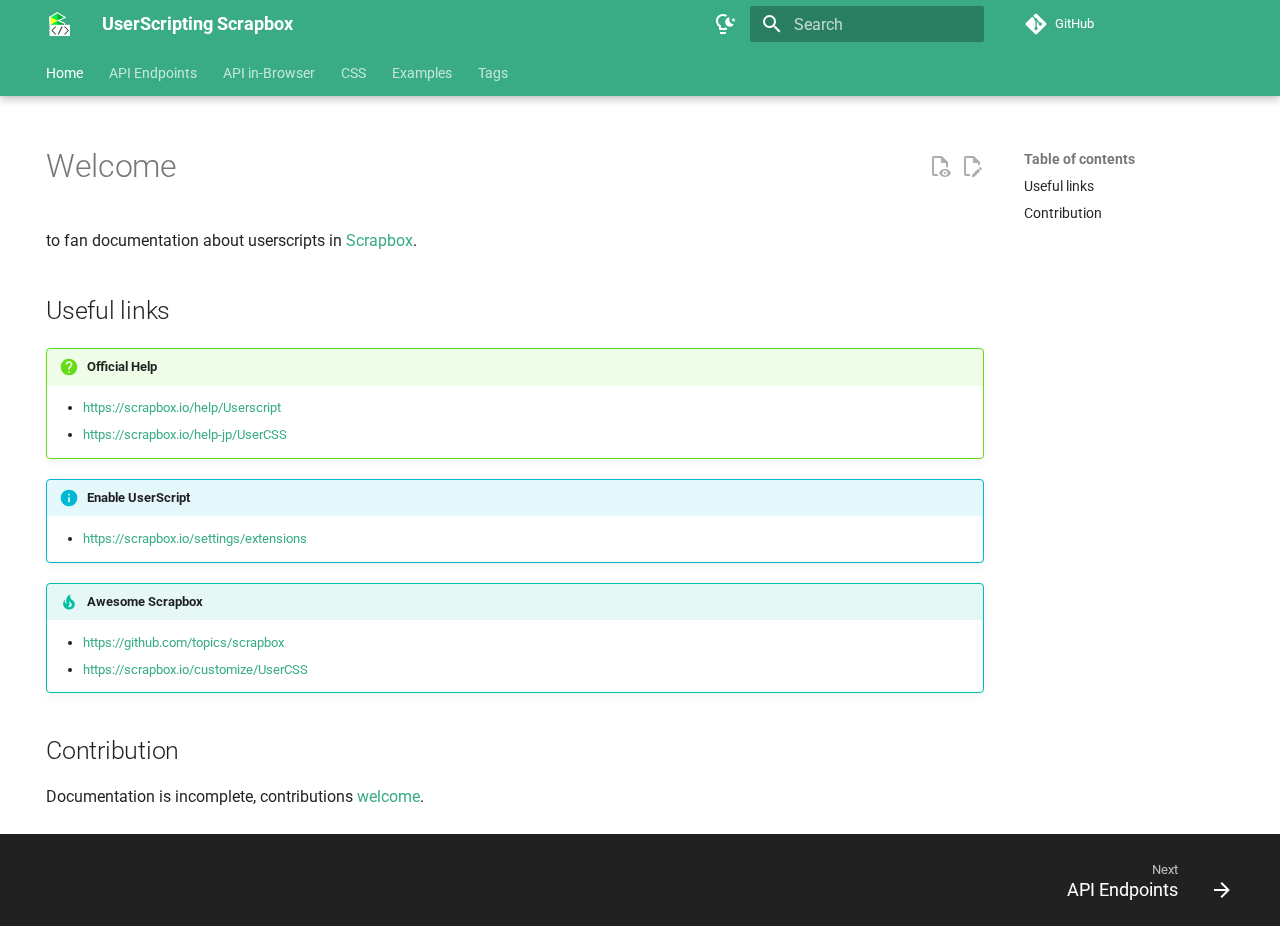
<file: docs/index.html>
<!doctype html><html lang=en class=no-js> <head><meta charset=utf-8><meta name=viewport content="width=device-width,initial-scale=1"><meta name=description content="Welcome to fan documentation about userscripts in Scrapbox.io"><link href=api-website/ rel=next><link rel=icon href=img/favicon.svg><meta name=generator content="mkdocs-1.4.2, mkdocs-material-9.0.10"><title>UserScripting Scrapbox</title><link rel=stylesheet href=assets/stylesheets/main.0d440cfe.min.css><link rel=stylesheet href=assets/stylesheets/palette.2505c338.min.css><style>.md-tag-icon--html5{--md-tag-icon:url('data:image/svg+xml;charset=utf-8,<svg xmlns="http://www.w3.org/2000/svg" viewBox="0 0 384 512"><!--! Font Awesome Free 6.2.1 by @fontawesome - https://fontawesome.com License - https://fontawesome.com/license/free (Icons: CC BY 4.0, Fonts: SIL OFL 1.1, Code: MIT License) Copyright 2022 Fonticons, Inc.--><path d="m0 32 34.9 395.8L191.5 480l157.6-52.2L384 32H0zm308.2 127.9H124.4l4.1 49.4h175.6l-13.6 148.4-97.9 27v.3h-1.1l-98.7-27.3-6-75.8h47.7L138 320l53.5 14.5 53.7-14.5 6-62.2H84.3L71.5 112.2h241.1l-4.4 47.7z"/></svg>');}.md-tag-icon--css{--md-tag-icon:url('data:image/svg+xml;charset=utf-8,<svg xmlns="http://www.w3.org/2000/svg" viewBox="0 0 24 24"><path d="M1.5 0h21l-1.91 21.563L11.977 24l-8.565-2.438L1.5 0zm17.09 4.413L5.41 4.41l.213 2.622 10.125.002-.255 2.716h-6.64l.24 2.573h6.182l-.366 3.523-2.91.804-2.956-.81-.188-2.11h-2.61l.29 3.855L12 19.288l5.373-1.53L18.59 4.414z"/></svg>');}.md-tag-icon--api{--md-tag-icon:url('data:image/svg+xml;charset=utf-8,<svg xmlns="http://www.w3.org/2000/svg" viewBox="0 0 24 24"><path d="M7 7H5a2 2 0 0 0-2 2v8h2v-4h2v4h2V9a2 2 0 0 0-2-2m0 4H5V9h2m7-2h-4v10h2v-4h2a2 2 0 0 0 2-2V9a2 2 0 0 0-2-2m0 4h-2V9h2m6 0v6h1v2h-4v-2h1V9h-1V7h4v2Z"/></svg>');}.md-tag-icon--test-markup{--md-tag-icon:url('data:image/svg+xml;charset=utf-8,<svg xmlns="http://www.w3.org/2000/svg" viewBox="0 0 24 24"><path d="M7 2v2h1v14a4 4 0 0 0 4 4 4 4 0 0 0 4-4V4h1V2H7m4 14c-.6 0-1-.4-1-1s.4-1 1-1 1 .4 1 1-.4 1-1 1m2-4c-.6 0-1-.4-1-1s.4-1 1-1 1 .4 1 1-.4 1-1 1m1-5h-4V4h4v3Z"/></svg>');}.md-tag-icon--javascript{--md-tag-icon:url('data:image/svg+xml;charset=utf-8,<svg xmlns="http://www.w3.org/2000/svg" viewBox="0 0 448 512"><!--! Font Awesome Free 6.2.1 by @fontawesome - https://fontawesome.com License - https://fontawesome.com/license/free (Icons: CC BY 4.0, Fonts: SIL OFL 1.1, Code: MIT License) Copyright 2022 Fonticons, Inc.--><path d="M400 32H48C21.5 32 0 53.5 0 80v352c0 26.5 21.5 48 48 48h352c26.5 0 48-21.5 48-48V80c0-26.5-21.5-48-48-48zM243.8 381.4c0 43.6-25.6 63.5-62.9 63.5-33.7 0-53.2-17.4-63.2-38.5l34.3-20.7c6.6 11.7 12.6 21.6 27.1 21.6 13.8 0 22.6-5.4 22.6-26.5V237.7h42.1v143.7zm99.6 63.5c-39.1 0-64.4-18.6-76.7-43l34.3-19.8c9 14.7 20.8 25.6 41.5 25.6 17.4 0 28.6-8.7 28.6-20.8 0-14.4-11.4-19.5-30.7-28l-10.5-4.5c-30.4-12.9-50.5-29.2-50.5-63.5 0-31.6 24.1-55.6 61.6-55.6 26.8 0 46 9.3 59.8 33.7L368 290c-7.2-12.9-15-18-27.1-18-12.3 0-20.1 7.8-20.1 18 0 12.6 7.8 17.7 25.9 25.6l10.5 4.5c35.8 15.3 55.9 31 55.9 66.2 0 37.8-29.8 58.6-69.7 58.6z"/></svg>');}</style><link rel=preconnect href=https://fonts.gstatic.com crossorigin><link rel=stylesheet href="https://fonts.googleapis.com/css?family=Roboto:300,300i,400,400i,700,700i%7CRoboto+Mono:400,400i,700,700i&display=fallback"><style>:root{--md-text-font:"Roboto";--md-code-font:"Roboto Mono"}</style><link rel=stylesheet href=css/extra.css><script>__md_scope=new URL(".",location),__md_hash=e=>[...e].reduce((e,_)=>(e<<5)-e+_.charCodeAt(0),0),__md_get=(e,_=localStorage,t=__md_scope)=>JSON.parse(_.getItem(t.pathname+"."+e)),__md_set=(e,_,t=localStorage,a=__md_scope)=>{try{t.setItem(a.pathname+"."+e,JSON.stringify(_))}catch(e){}}</script><meta property=og:type content=website><meta property=og:title content=Home><meta property=og:description content="Welcome to fan documentation about userscripts in Scrapbox.io"><meta property=og:image content=./assets/images/social/index.png><meta property=og:image:type content=image/png><meta property=og:image:width content=1200><meta property=og:image:height content=630><meta property=og:url content=None><meta name=twitter:card content=summary_large_image><meta name=twitter:title content=Home><meta name=twitter:description content="Welcome to fan documentation about userscripts in Scrapbox.io"><meta name=twitter:image content=./assets/images/social/index.png></head> <body dir=ltr data-md-color-scheme=default data-md-color-primary data-md-color-accent> <script>var palette=__md_get("__palette");if(palette&&"object"==typeof palette.color)for(var key of Object.keys(palette.color))document.body.setAttribute("data-md-color-"+key,palette.color[key])</script> <input class=md-toggle data-md-toggle=drawer type=checkbox id=__drawer autocomplete=off> <input class=md-toggle data-md-toggle=search type=checkbox id=__search autocomplete=off> <label class=md-overlay for=__drawer></label> <div data-md-component=skip> <a href=#welcome class=md-skip> Skip to content </a> </div> <div data-md-component=announce> </div> <header class="md-header md-header--lifted" data-md-component=header> <nav class="md-header__inner md-grid" aria-label=Header> <a href=. title="UserScripting Scrapbox" class="md-header__button md-logo" aria-label="UserScripting Scrapbox" data-md-component=logo> <img src=img/favicon.svg alt=logo> </a> <label class="md-header__button md-icon" for=__drawer> <svg xmlns=http://www.w3.org/2000/svg viewbox="0 0 24 24"><path d="M3 6h18v2H3V6m0 5h18v2H3v-2m0 5h18v2H3v-2Z"/></svg> </label> <div class=md-header__title data-md-component=header-title> <div class=md-header__ellipsis> <div class=md-header__topic> <span class=md-ellipsis> UserScripting Scrapbox </span> </div> <div class=md-header__topic data-md-component=header-topic> <span class=md-ellipsis> Home </span> </div> </div> </div> <form class=md-header__option data-md-component=palette> <input class=md-option data-md-color-media data-md-color-scheme=default data-md-color-primary data-md-color-accent aria-label="Switch to dark mode" type=radio name=__palette id=__palette_1> <label class="md-header__button md-icon" title="Switch to dark mode" for=__palette_2 hidden> <svg xmlns=http://www.w3.org/2000/svg viewbox="0 0 24 24"><path d="M6 20h6v1c0 .55-.45 1-1 1H7c-.55 0-1-.45-1-1v-1m5-5.11V16H7v-2.42C5.23 12.81 4 11.05 4 9c0-2.76 2.24-5 5-5 .9 0 1.73.26 2.46.67.54-.47 1.2-.86 1.89-1.17C12.16 2.57 10.65 2 9 2 5.13 2 2 5.13 2 9c0 2.38 1.19 4.47 3 5.74V17c0 .55.45 1 1 1h6c.55 0 1-.45 1-1v-.68c-.75-.36-1.43-.82-2-1.43m9.92-4.95-.5-1.64 1.3-1.08-1.68-.04-.63-1.58-.56 1.61-1.68.11 1.33 1.03-.4 1.65 1.4-.97 1.42.91m-1.8 2.31a4.622 4.622 0 0 1-3.27-2.28c-.73-1.26-.8-2.72-.35-4 .14-.34-.16-.68-.5-.63-3.44.66-5 4.79-2.78 7.61 1.81 2.24 5.28 2.32 7.17.05.23-.26.08-.7-.27-.75Z"/></svg> </label> <input class=md-option data-md-color-media data-md-color-scheme=slate data-md-color-primary data-md-color-accent aria-label="Switch to light mode" type=radio name=__palette id=__palette_2> <label class="md-header__button md-icon" title="Switch to light mode" for=__palette_1 hidden> <svg xmlns=http://www.w3.org/2000/svg viewbox="0 0 16 16"><path d="M8 12a4 4 0 1 1 0-8 4 4 0 0 1 0 8Zm0-1.5a2.5 2.5 0 1 0 0-5 2.5 2.5 0 0 0 0 5Zm5.657-8.157a.75.75 0 0 1 0 1.061l-1.061 1.06a.749.749 0 0 1-1.275-.326.749.749 0 0 1 .215-.734l1.06-1.06a.75.75 0 0 1 1.06 0Zm-9.193 9.193a.75.75 0 0 1 0 1.06l-1.06 1.061a.75.75 0 1 1-1.061-1.06l1.06-1.061a.75.75 0 0 1 1.061 0ZM8 0a.75.75 0 0 1 .75.75v1.5a.75.75 0 0 1-1.5 0V.75A.75.75 0 0 1 8 0ZM3 8a.75.75 0 0 1-.75.75H.75a.75.75 0 0 1 0-1.5h1.5A.75.75 0 0 1 3 8Zm13 0a.75.75 0 0 1-.75.75h-1.5a.75.75 0 0 1 0-1.5h1.5A.75.75 0 0 1 16 8Zm-8 5a.75.75 0 0 1 .75.75v1.5a.75.75 0 0 1-1.5 0v-1.5A.75.75 0 0 1 8 13Zm3.536-1.464a.75.75 0 0 1 1.06 0l1.061 1.06a.75.75 0 0 1-1.06 1.061l-1.061-1.06a.75.75 0 0 1 0-1.061ZM2.343 2.343a.75.75 0 0 1 1.061 0l1.06 1.061a.751.751 0 0 1-.018 1.042.751.751 0 0 1-1.042.018l-1.06-1.06a.75.75 0 0 1 0-1.06Z"/></svg> </label> </form> <label class="md-header__button md-icon" for=__search> <svg xmlns=http://www.w3.org/2000/svg viewbox="0 0 24 24"><path d="M9.5 3A6.5 6.5 0 0 1 16 9.5c0 1.61-.59 3.09-1.56 4.23l.27.27h.79l5 5-1.5 1.5-5-5v-.79l-.27-.27A6.516 6.516 0 0 1 9.5 16 6.5 6.5 0 0 1 3 9.5 6.5 6.5 0 0 1 9.5 3m0 2C7 5 5 7 5 9.5S7 14 9.5 14 14 12 14 9.5 12 5 9.5 5Z"/></svg> </label> <div class=md-search data-md-component=search role=dialog> <label class=md-search__overlay for=__search></label> <div class=md-search__inner role=search> <form class=md-search__form name=search> <input type=text class=md-search__input name=query aria-label=Search placeholder=Search autocapitalize=off autocorrect=off autocomplete=off spellcheck=false data-md-component=search-query required> <label class="md-search__icon md-icon" for=__search> <svg xmlns=http://www.w3.org/2000/svg viewbox="0 0 24 24"><path d="M9.5 3A6.5 6.5 0 0 1 16 9.5c0 1.61-.59 3.09-1.56 4.23l.27.27h.79l5 5-1.5 1.5-5-5v-.79l-.27-.27A6.516 6.516 0 0 1 9.5 16 6.5 6.5 0 0 1 3 9.5 6.5 6.5 0 0 1 9.5 3m0 2C7 5 5 7 5 9.5S7 14 9.5 14 14 12 14 9.5 12 5 9.5 5Z"/></svg> <svg xmlns=http://www.w3.org/2000/svg viewbox="0 0 24 24"><path d="M20 11v2H8l5.5 5.5-1.42 1.42L4.16 12l7.92-7.92L13.5 5.5 8 11h12Z"/></svg> </label> <nav class=md-search__options aria-label=Search> <button type=reset class="md-search__icon md-icon" title=Clear aria-label=Clear tabindex=-1> <svg xmlns=http://www.w3.org/2000/svg viewbox="0 0 24 24"><path d="M19 6.41 17.59 5 12 10.59 6.41 5 5 6.41 10.59 12 5 17.59 6.41 19 12 13.41 17.59 19 19 17.59 13.41 12 19 6.41Z"/></svg> </button> </nav> </form> <div class=md-search__output> <div class=md-search__scrollwrap data-md-scrollfix> <div class=md-search-result data-md-component=search-result> <div class=md-search-result__meta> Initializing search </div> <ol class=md-search-result__list role=presentation></ol> </div> </div> </div> </div> </div> <div class=md-header__source> <a href=https://github.com/reregaga/scrapbox-userscripts-docs/ title="Go to repository" class=md-source data-md-component=source> <div class="md-source__icon md-icon"> <svg xmlns=http://www.w3.org/2000/svg viewbox="0 0 448 512"><!-- Font Awesome Free 6.2.1 by @fontawesome - https://fontawesome.com License - https://fontawesome.com/license/free (Icons: CC BY 4.0, Fonts: SIL OFL 1.1, Code: MIT License) Copyright 2022 Fonticons, Inc.--><path d="M439.55 236.05 244 40.45a28.87 28.87 0 0 0-40.81 0l-40.66 40.63 51.52 51.52c27.06-9.14 52.68 16.77 43.39 43.68l49.66 49.66c34.23-11.8 61.18 31 35.47 56.69-26.49 26.49-70.21-2.87-56-37.34L240.22 199v121.85c25.3 12.54 22.26 41.85 9.08 55a34.34 34.34 0 0 1-48.55 0c-17.57-17.6-11.07-46.91 11.25-56v-123c-20.8-8.51-24.6-30.74-18.64-45L142.57 101 8.45 235.14a28.86 28.86 0 0 0 0 40.81l195.61 195.6a28.86 28.86 0 0 0 40.8 0l194.69-194.69a28.86 28.86 0 0 0 0-40.81z"/></svg> </div> <div class=md-source__repository> GitHub </div> </a> </div> </nav> <nav class=md-tabs aria-label=Tabs data-md-component=tabs> <div class="md-tabs__inner md-grid"> <ul class=md-tabs__list> <li class=md-tabs__item> <a href=. class="md-tabs__link md-tabs__link--active"> Home </a> </li> <li class=md-tabs__item> <a href=api-website/ class=md-tabs__link> API Endpoints </a> </li> <li class=md-tabs__item> <a href=api-webbrowser/ class=md-tabs__link> API in-Browser </a> </li> <li class=md-tabs__item> <a href=style/ class=md-tabs__link> CSS </a> </li> <li class=md-tabs__item> <a href=examples/ class=md-tabs__link> Examples </a> </li> <li class=md-tabs__item> <a href=tags/ class=md-tabs__link> Tags </a> </li> </ul> </div> </nav> </header> <div class=md-container data-md-component=container> <main class=md-main data-md-component=main> <div class="md-main__inner md-grid"> <div class="md-sidebar md-sidebar--primary" data-md-component=sidebar data-md-type=navigation hidden> <div class=md-sidebar__scrollwrap> <div class=md-sidebar__inner> <nav class="md-nav md-nav--primary md-nav--lifted" aria-label=Navigation data-md-level=0> <label class=md-nav__title for=__drawer> <a href=. title="UserScripting Scrapbox" class="md-nav__button md-logo" aria-label="UserScripting Scrapbox" data-md-component=logo> <img src=img/favicon.svg alt=logo> </a> UserScripting Scrapbox </label> <div class=md-nav__source> <a href=https://github.com/reregaga/scrapbox-userscripts-docs/ title="Go to repository" class=md-source data-md-component=source> <div class="md-source__icon md-icon"> <svg xmlns=http://www.w3.org/2000/svg viewbox="0 0 448 512"><!-- Font Awesome Free 6.2.1 by @fontawesome - https://fontawesome.com License - https://fontawesome.com/license/free (Icons: CC BY 4.0, Fonts: SIL OFL 1.1, Code: MIT License) Copyright 2022 Fonticons, Inc.--><path d="M439.55 236.05 244 40.45a28.87 28.87 0 0 0-40.81 0l-40.66 40.63 51.52 51.52c27.06-9.14 52.68 16.77 43.39 43.68l49.66 49.66c34.23-11.8 61.18 31 35.47 56.69-26.49 26.49-70.21-2.87-56-37.34L240.22 199v121.85c25.3 12.54 22.26 41.85 9.08 55a34.34 34.34 0 0 1-48.55 0c-17.57-17.6-11.07-46.91 11.25-56v-123c-20.8-8.51-24.6-30.74-18.64-45L142.57 101 8.45 235.14a28.86 28.86 0 0 0 0 40.81l195.61 195.6a28.86 28.86 0 0 0 40.8 0l194.69-194.69a28.86 28.86 0 0 0 0-40.81z"/></svg> </div> <div class=md-source__repository> GitHub </div> </a> </div> <ul class=md-nav__list data-md-scrollfix> <li class="md-nav__item md-nav__item--active"> <input class="md-nav__toggle md-toggle" type=checkbox id=__toc> <label class="md-nav__link md-nav__link--active" for=__toc> Home <span class="md-nav__icon md-icon"></span> </label> <a href=. class="md-nav__link md-nav__link--active"> Home </a> <nav class="md-nav md-nav--secondary" aria-label="Table of contents"> <label class=md-nav__title for=__toc> <span class="md-nav__icon md-icon"></span> Table of contents </label> <ul class=md-nav__list data-md-component=toc data-md-scrollfix> <li class=md-nav__item> <a href=#useful-links class=md-nav__link> Useful links </a> </li> <li class=md-nav__item> <a href=#contribution class=md-nav__link> Contribution </a> </li> </ul> </nav> </li> <li class=md-nav__item> <a href=api-website/ class=md-nav__link> API Endpoints </a> </li> <li class=md-nav__item> <a href=api-webbrowser/ class=md-nav__link> API in-Browser </a> </li> <li class=md-nav__item> <a href=style/ class=md-nav__link> CSS </a> </li> <li class=md-nav__item> <a href=examples/ class=md-nav__link> Examples </a> </li> <li class=md-nav__item> <a href=tags/ class=md-nav__link> Tags </a> </li> </ul> </nav> </div> </div> </div> <div class="md-sidebar md-sidebar--secondary" data-md-component=sidebar data-md-type=toc> <div class=md-sidebar__scrollwrap> <div class=md-sidebar__inner> <nav class="md-nav md-nav--secondary" aria-label="Table of contents"> <label class=md-nav__title for=__toc> <span class="md-nav__icon md-icon"></span> Table of contents </label> <ul class=md-nav__list data-md-component=toc data-md-scrollfix> <li class=md-nav__item> <a href=#useful-links class=md-nav__link> Useful links </a> </li> <li class=md-nav__item> <a href=#contribution class=md-nav__link> Contribution </a> </li> </ul> </nav> </div> </div> </div> <div class=md-content data-md-component=content> <article class="md-content__inner md-typeset"> <a href=https://github.com/reregaga/scrapbox-userscripts-docs/blob/main/md_docs/index.md title="Edit this page" class="md-content__button md-icon"> <svg xmlns=http://www.w3.org/2000/svg viewbox="0 0 24 24"><path d="M10 20H6V4h7v5h5v3.1l2-2V8l-6-6H6c-1.1 0-2 .9-2 2v16c0 1.1.9 2 2 2h4v-2m10.2-7c.1 0 .3.1.4.2l1.3 1.3c.2.2.2.6 0 .8l-1 1-2.1-2.1 1-1c.1-.1.2-.2.4-.2m0 3.9L14.1 23H12v-2.1l6.1-6.1 2.1 2.1Z"/></svg> </a> <a href=https://github.com/reregaga/scrapbox-userscripts-docs/raw/main/md_docs/index.md title="View source of this page" class="md-content__button md-icon"> <svg xmlns=http://www.w3.org/2000/svg viewbox="0 0 24 24"><path d="M17 18c.56 0 1 .44 1 1s-.44 1-1 1-1-.44-1-1 .44-1 1-1m0-3c-2.73 0-5.06 1.66-6 4 .94 2.34 3.27 4 6 4s5.06-1.66 6-4c-.94-2.34-3.27-4-6-4m0 6.5a2.5 2.5 0 0 1-2.5-2.5 2.5 2.5 0 0 1 2.5-2.5 2.5 2.5 0 0 1 2.5 2.5 2.5 2.5 0 0 1-2.5 2.5M9.27 20H6V4h7v5h5v4.07c.7.08 1.36.25 2 .49V8l-6-6H6a2 2 0 0 0-2 2v16a2 2 0 0 0 2 2h4.5a8.15 8.15 0 0 1-1.23-2Z"/></svg> </a> <h1 id=welcome>Welcome<a class=headerlink href=#welcome title="Permanent link">&para;</a></h1> <p>to fan documentation about userscripts in <a href=https://scrapbox.io>Scrapbox</a>.</p> <h2 id=useful-links>Useful links<a class=headerlink href=#useful-links title="Permanent link">&para;</a></h2> <div class="admonition question"> <p class=admonition-title>Official Help</p> <ul> <li><a href=https://scrapbox.io/help/Userscript>https://scrapbox.io/help/Userscript</a></li> <li><a href=https://scrapbox.io/help-jp/UserCSS>https://scrapbox.io/help-jp/UserCSS</a></li> </ul> </div> <div class="admonition info"> <p class=admonition-title>Enable UserScript</p> <ul> <li><a href=https://scrapbox.io/settings/extensions>https://scrapbox.io/settings/extensions</a></li> </ul> </div> <div class="admonition tip"> <p class=admonition-title>Awesome Scrapbox</p> <ul> <li><a href=https://github.com/topics/scrapbox>https://github.com/topics/scrapbox</a></li> <li><a href=https://scrapbox.io/customize/UserCSS>https://scrapbox.io/customize/UserCSS</a></li> </ul> </div> <h2 id=contribution>Contribution<a class=headerlink href=#contribution title="Permanent link">&para;</a></h2> <p>Documentation is incomplete, contributions <a href=https://github.com/reregaga/scrapbox-userscripts-docs>welcome</a>.</p> </article> </div> </div> <a href=# class="md-top md-icon" data-md-component=top hidden> <svg xmlns=http://www.w3.org/2000/svg viewbox="0 0 24 24"><path d="M13 20h-2V8l-5.5 5.5-1.42-1.42L12 4.16l7.92 7.92-1.42 1.42L13 8v12Z"/></svg> Back to top </a> </main> <footer class=md-footer> <nav class="md-footer__inner md-grid" aria-label=Footer> <a href=api-website/ class="md-footer__link md-footer__link--next" aria-label="Next: API Endpoints" rel=next> <div class=md-footer__title> <div class=md-ellipsis> <span class=md-footer__direction> Next </span> API Endpoints </div> </div> <div class="md-footer__button md-icon"> <svg xmlns=http://www.w3.org/2000/svg viewbox="0 0 24 24"><path d="M4 11v2h12l-5.5 5.5 1.42 1.42L19.84 12l-7.92-7.92L10.5 5.5 16 11H4Z"/></svg> </div> </a> </nav> <div class="md-footer-meta md-typeset"> <div class="md-footer-meta__inner md-grid"> <div class=md-copyright> </div> </div> </div> </footer> </div> <div class=md-dialog data-md-component=dialog> <div class="md-dialog__inner md-typeset"></div> </div> <script id=__config type=application/json>{"base": ".", "features": ["content.action.edit", "content.action.view", "content.code.annotate", "content.code.copy", "navigation.tabs", "navigation.tabs.sticky", "navigation.top", "navigation.tracking", "navigation.footer", "toc.follow"], "search": "assets/javascripts/workers/search.db81ec45.min.js", "tags": {"API": "api", "CSS": "css", "HTML5": "html5", "JavaScript": "javascript", "Special Page": "test-markup"}, "translations": {"clipboard.copied": "Copied to clipboard", "clipboard.copy": "Copy to clipboard", "search.result.more.one": "1 more on this page", "search.result.more.other": "# more on this page", "search.result.none": "No matching documents", "search.result.one": "1 matching document", "search.result.other": "# matching documents", "search.result.placeholder": "Type to start searching", "search.result.term.missing": "Missing", "select.version": "Select version"}}</script> <script src=assets/javascripts/bundle.6df46069.min.js></script> </body> </html>
</file>
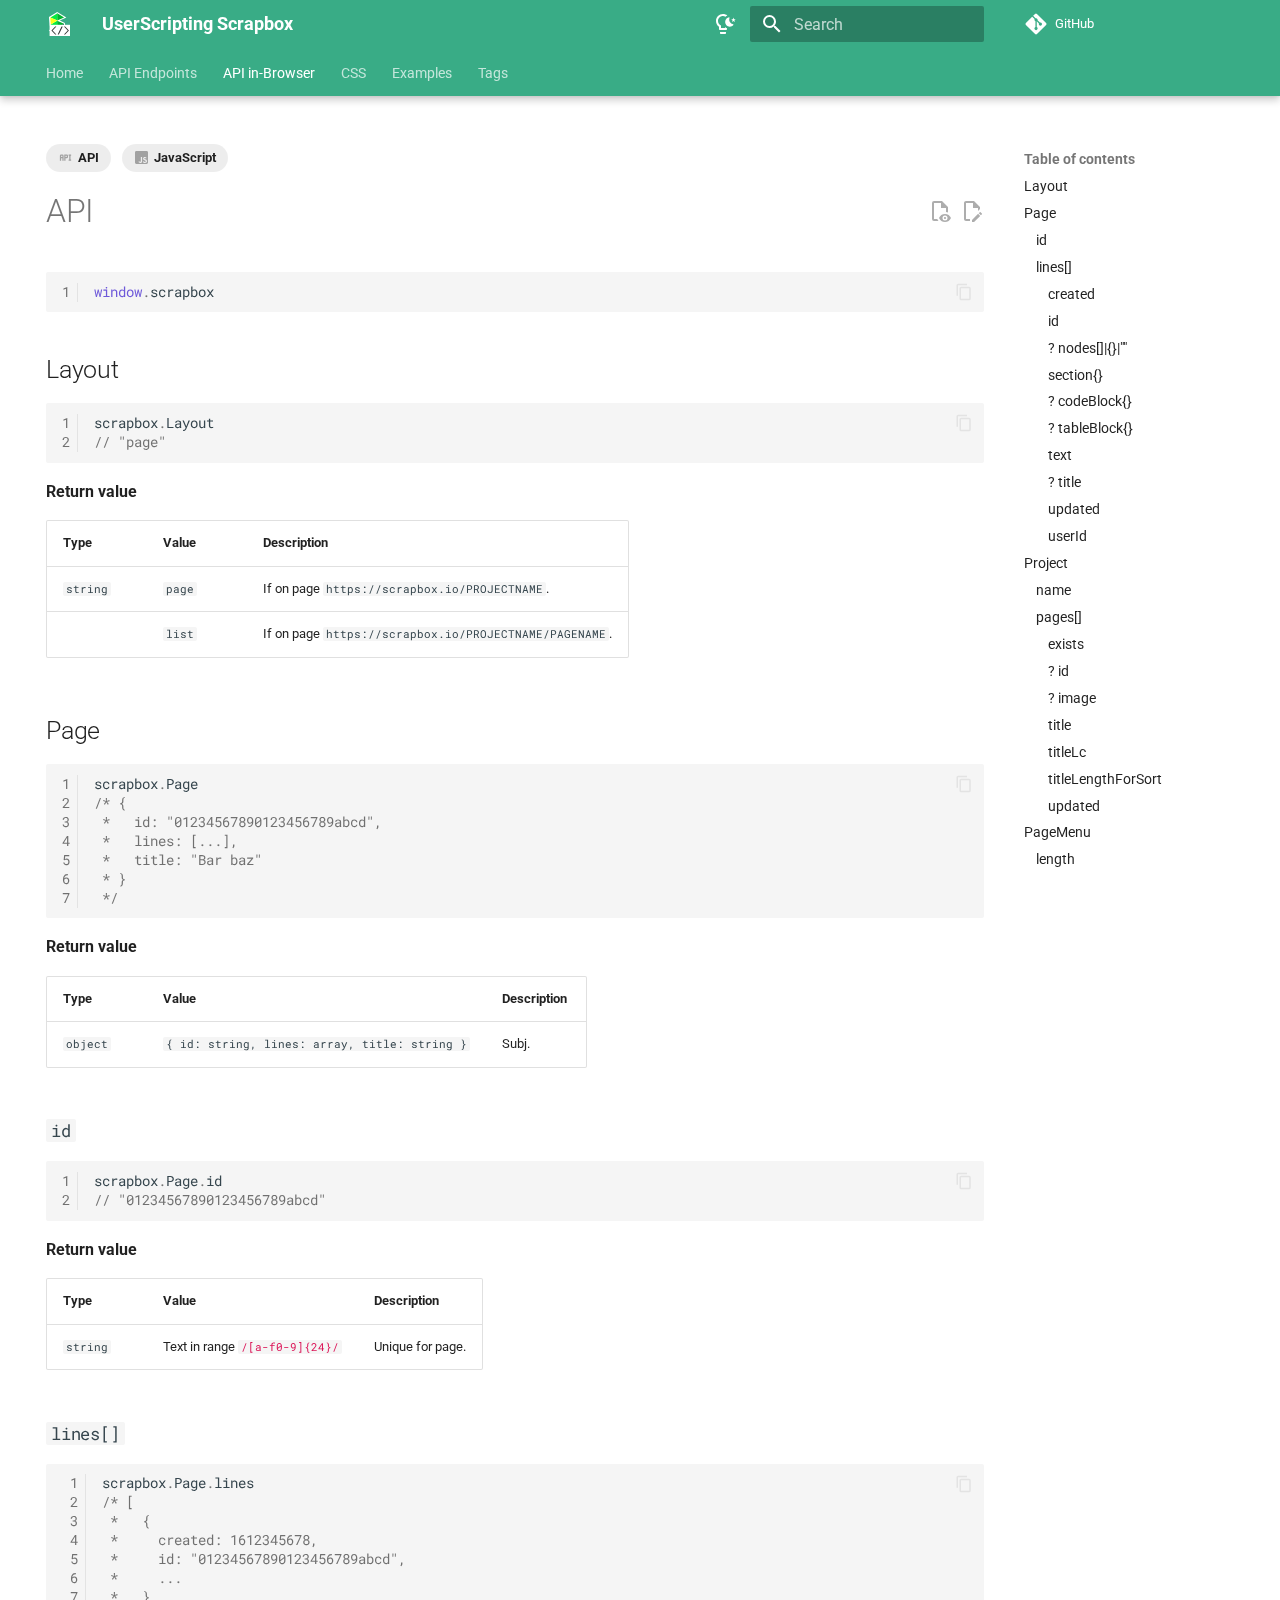
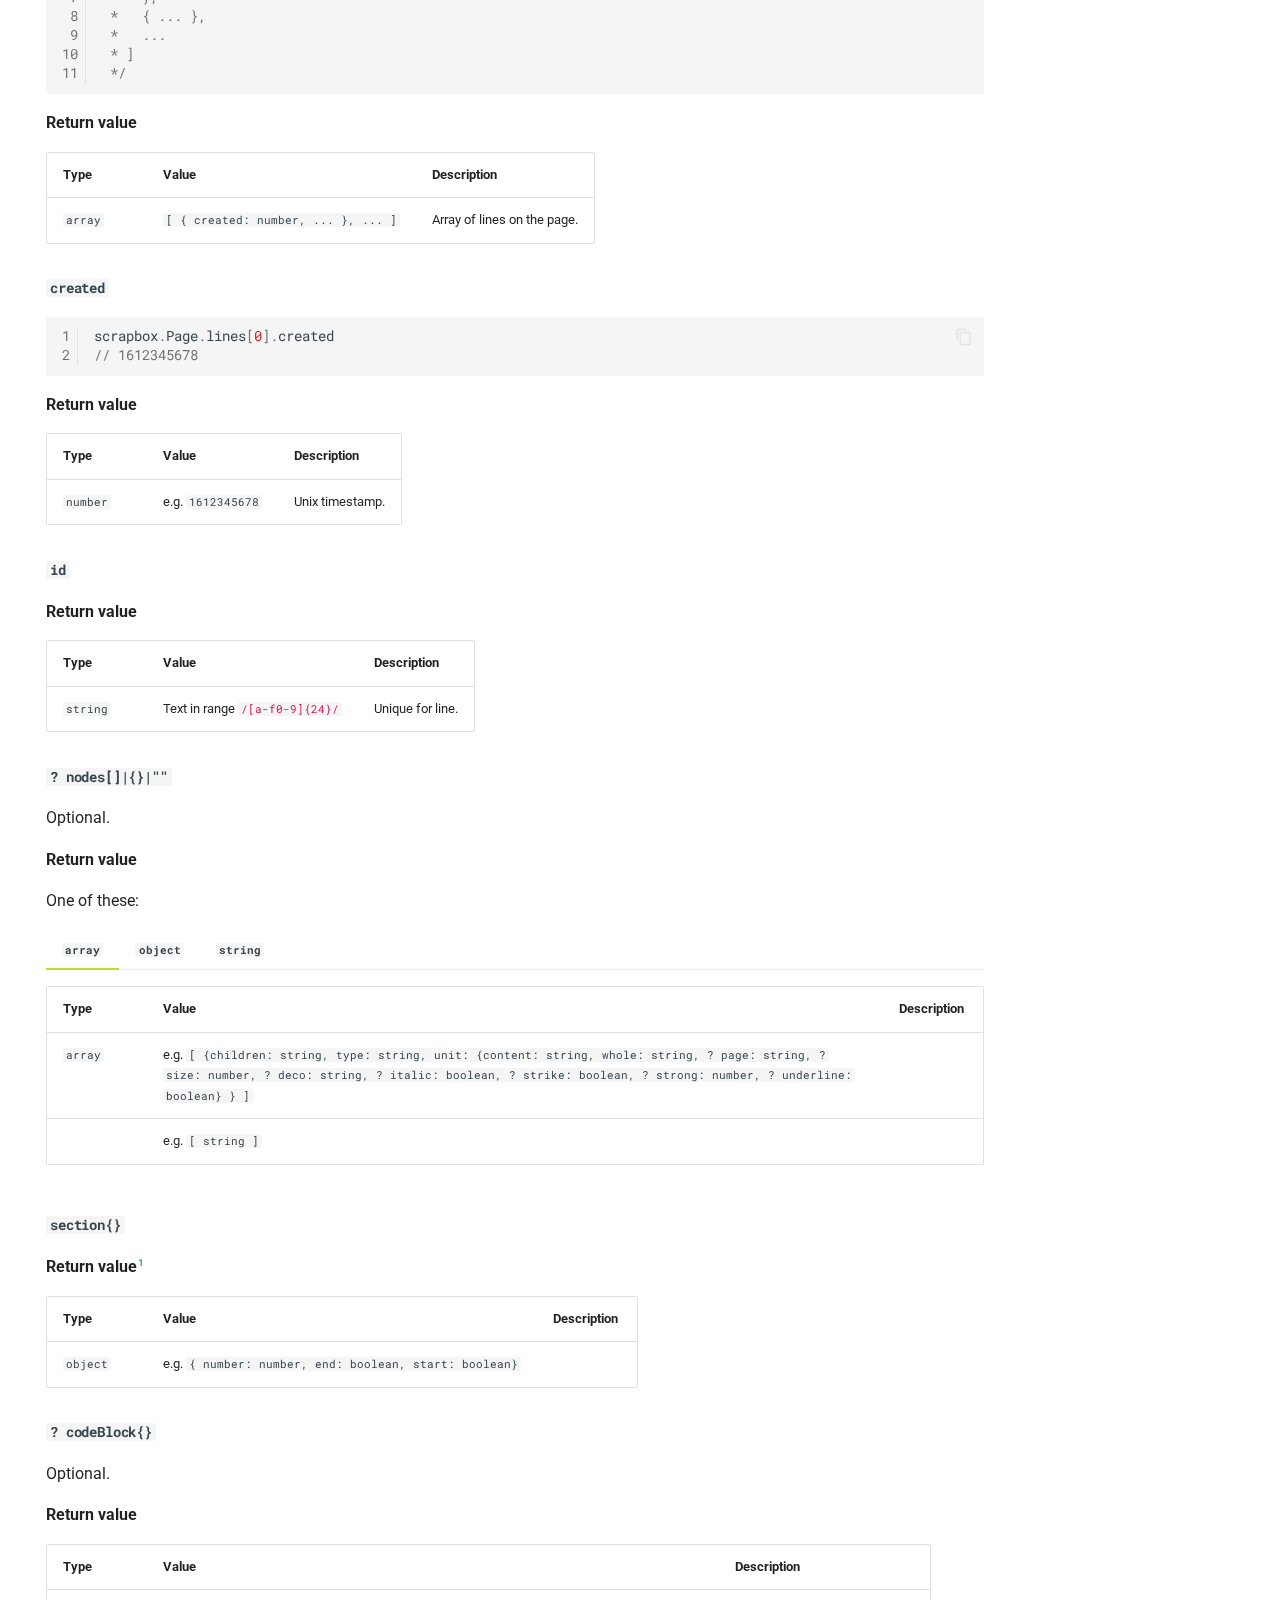
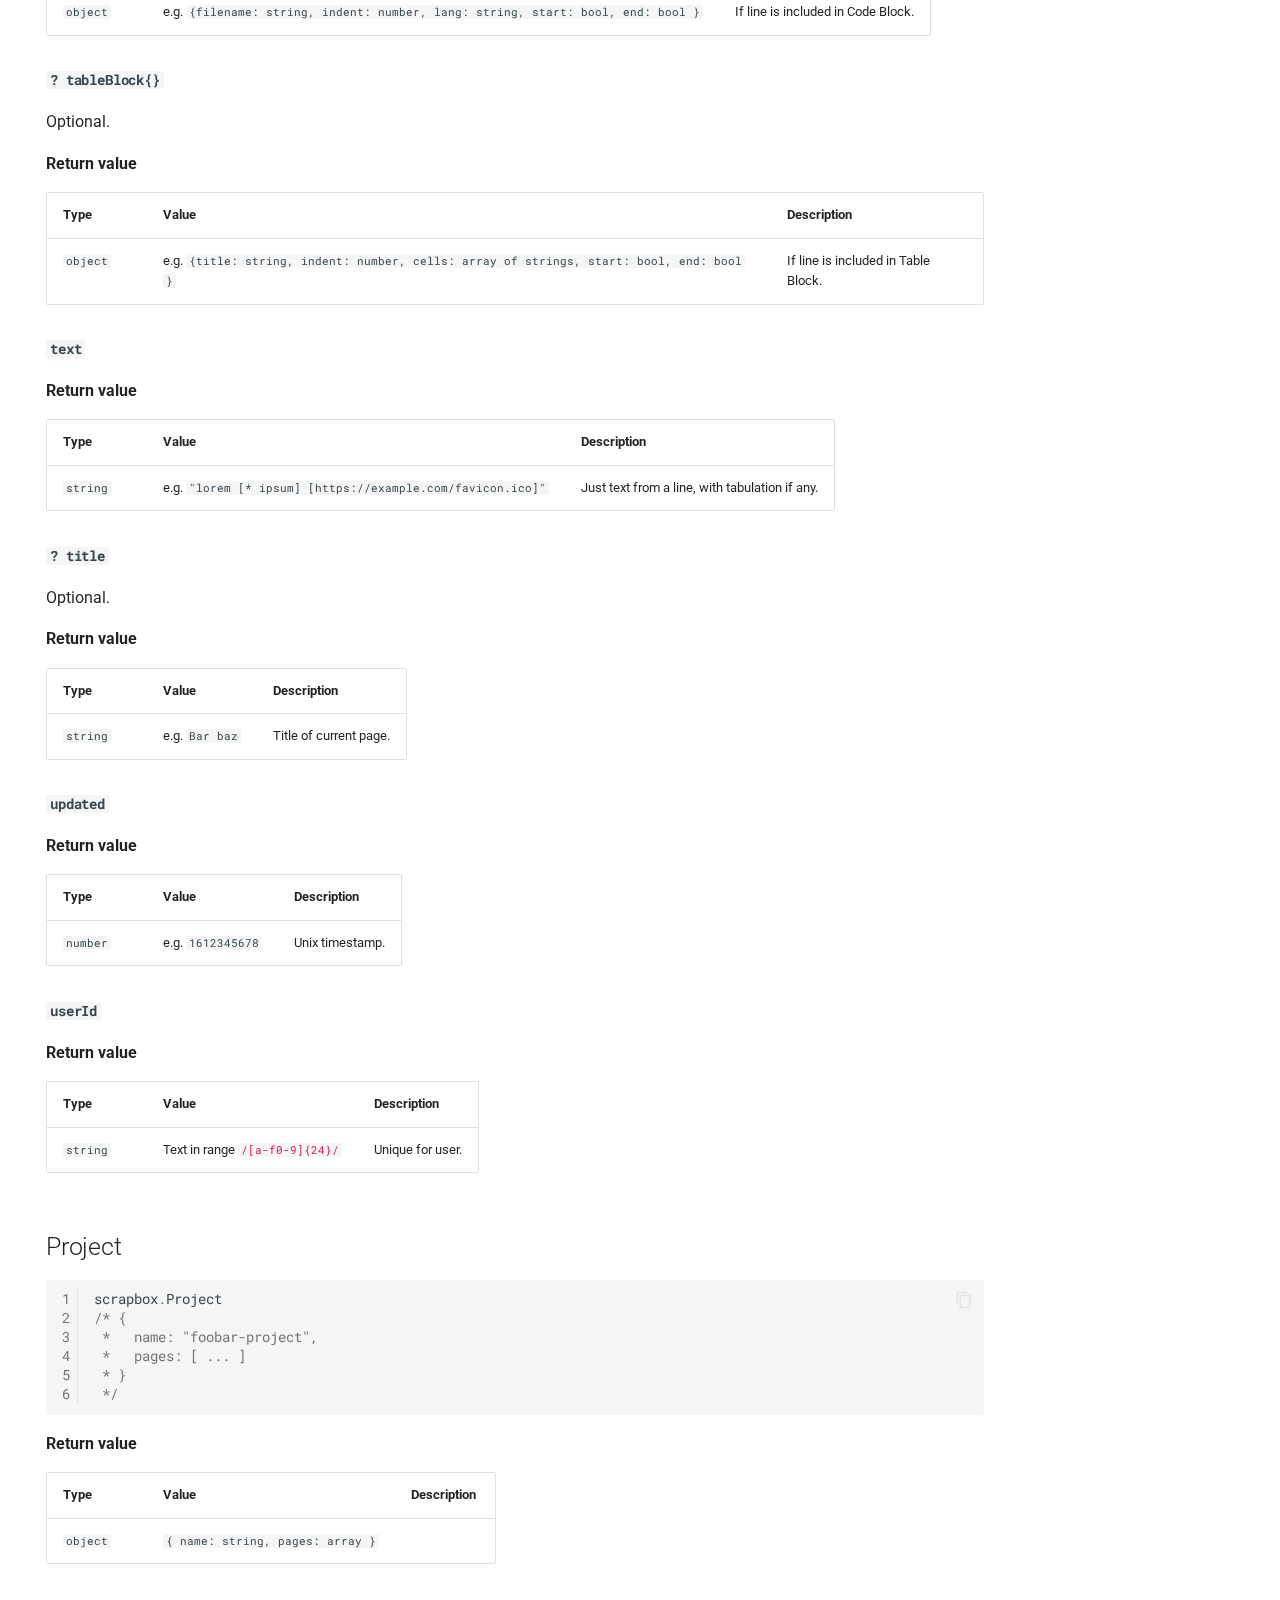
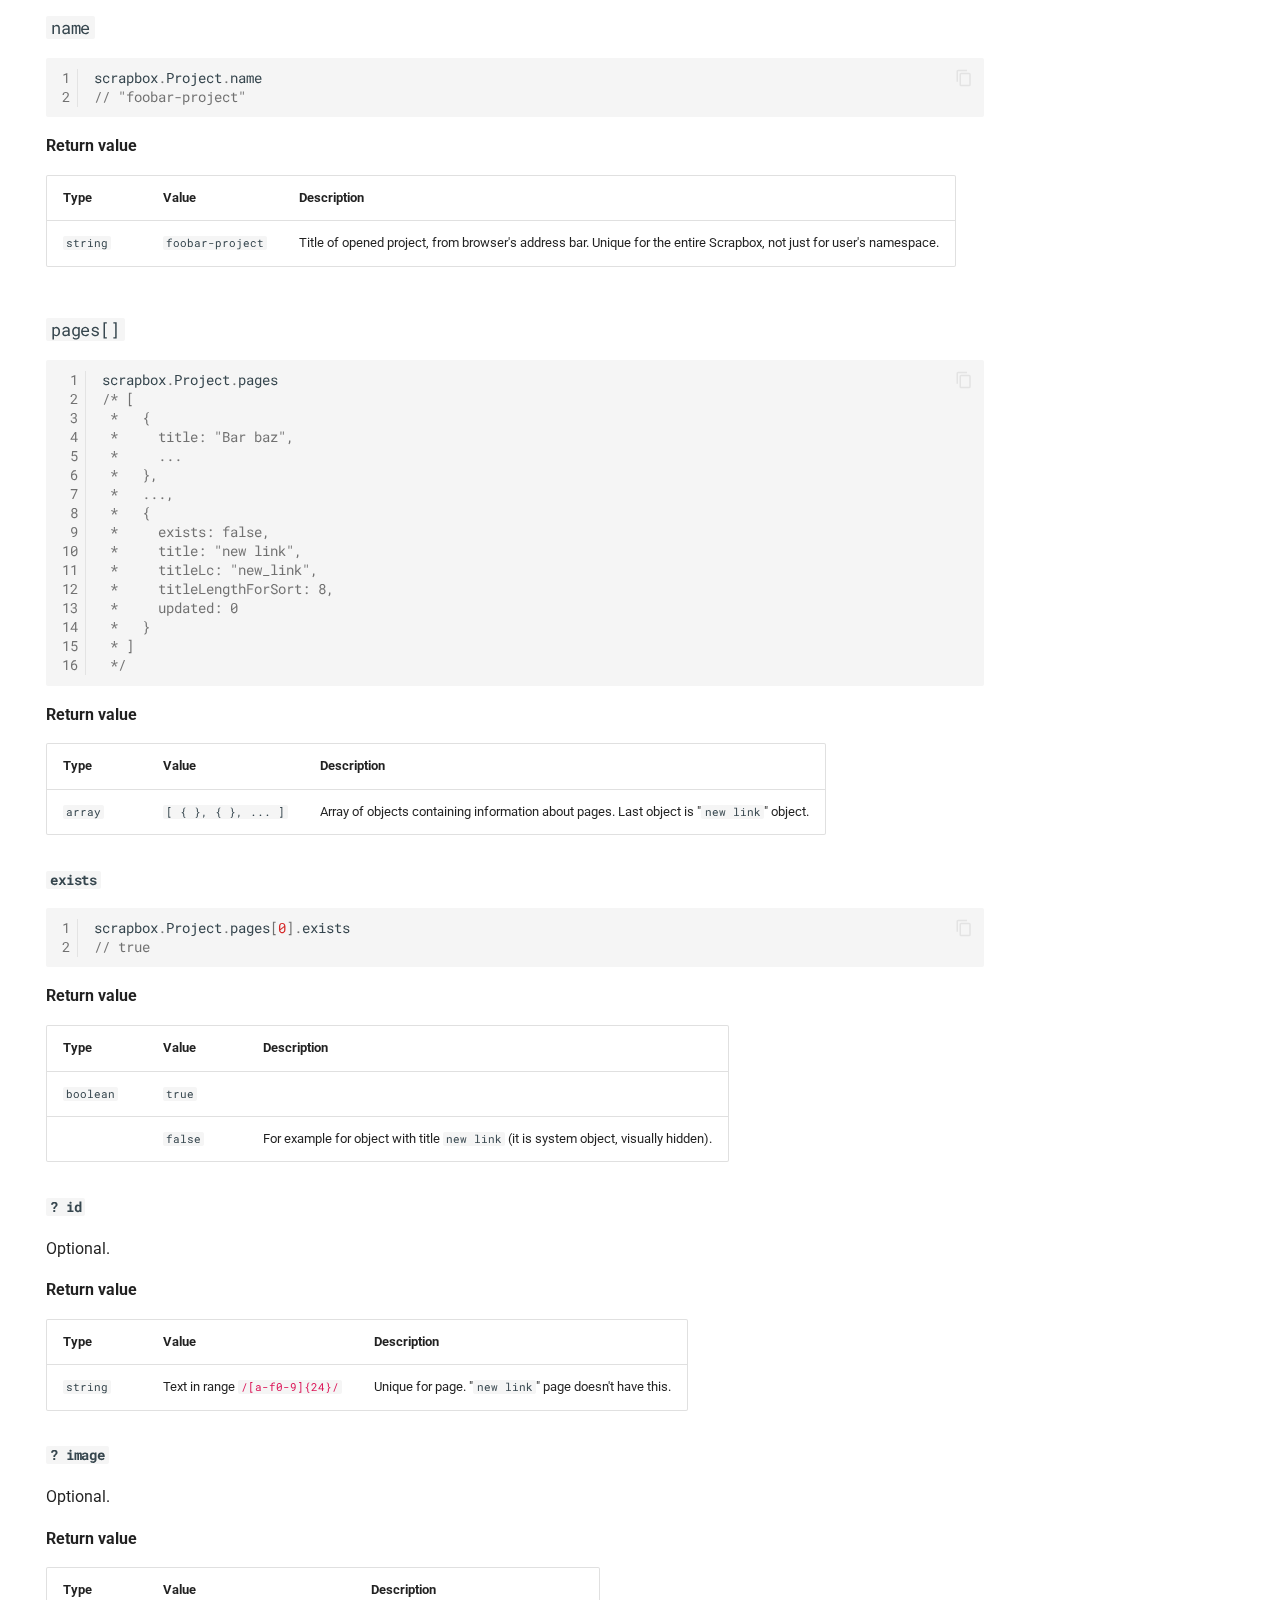
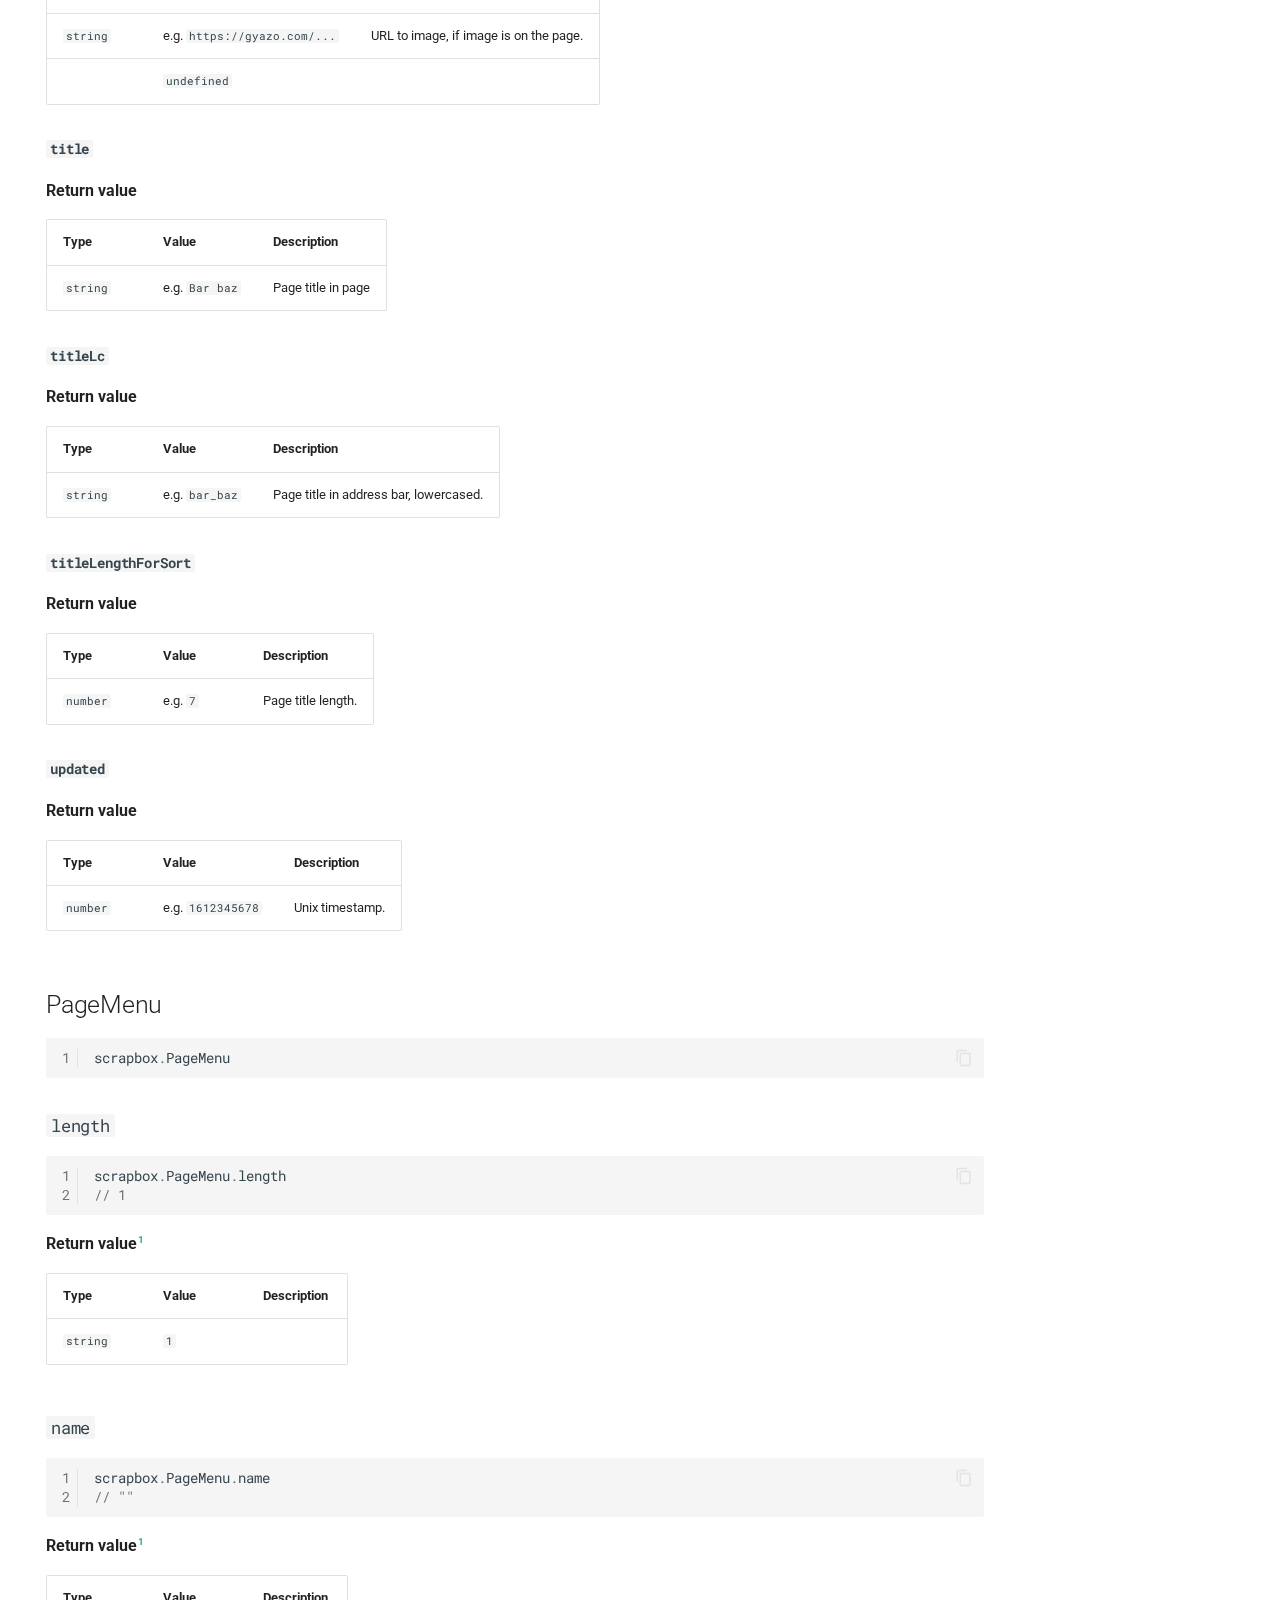
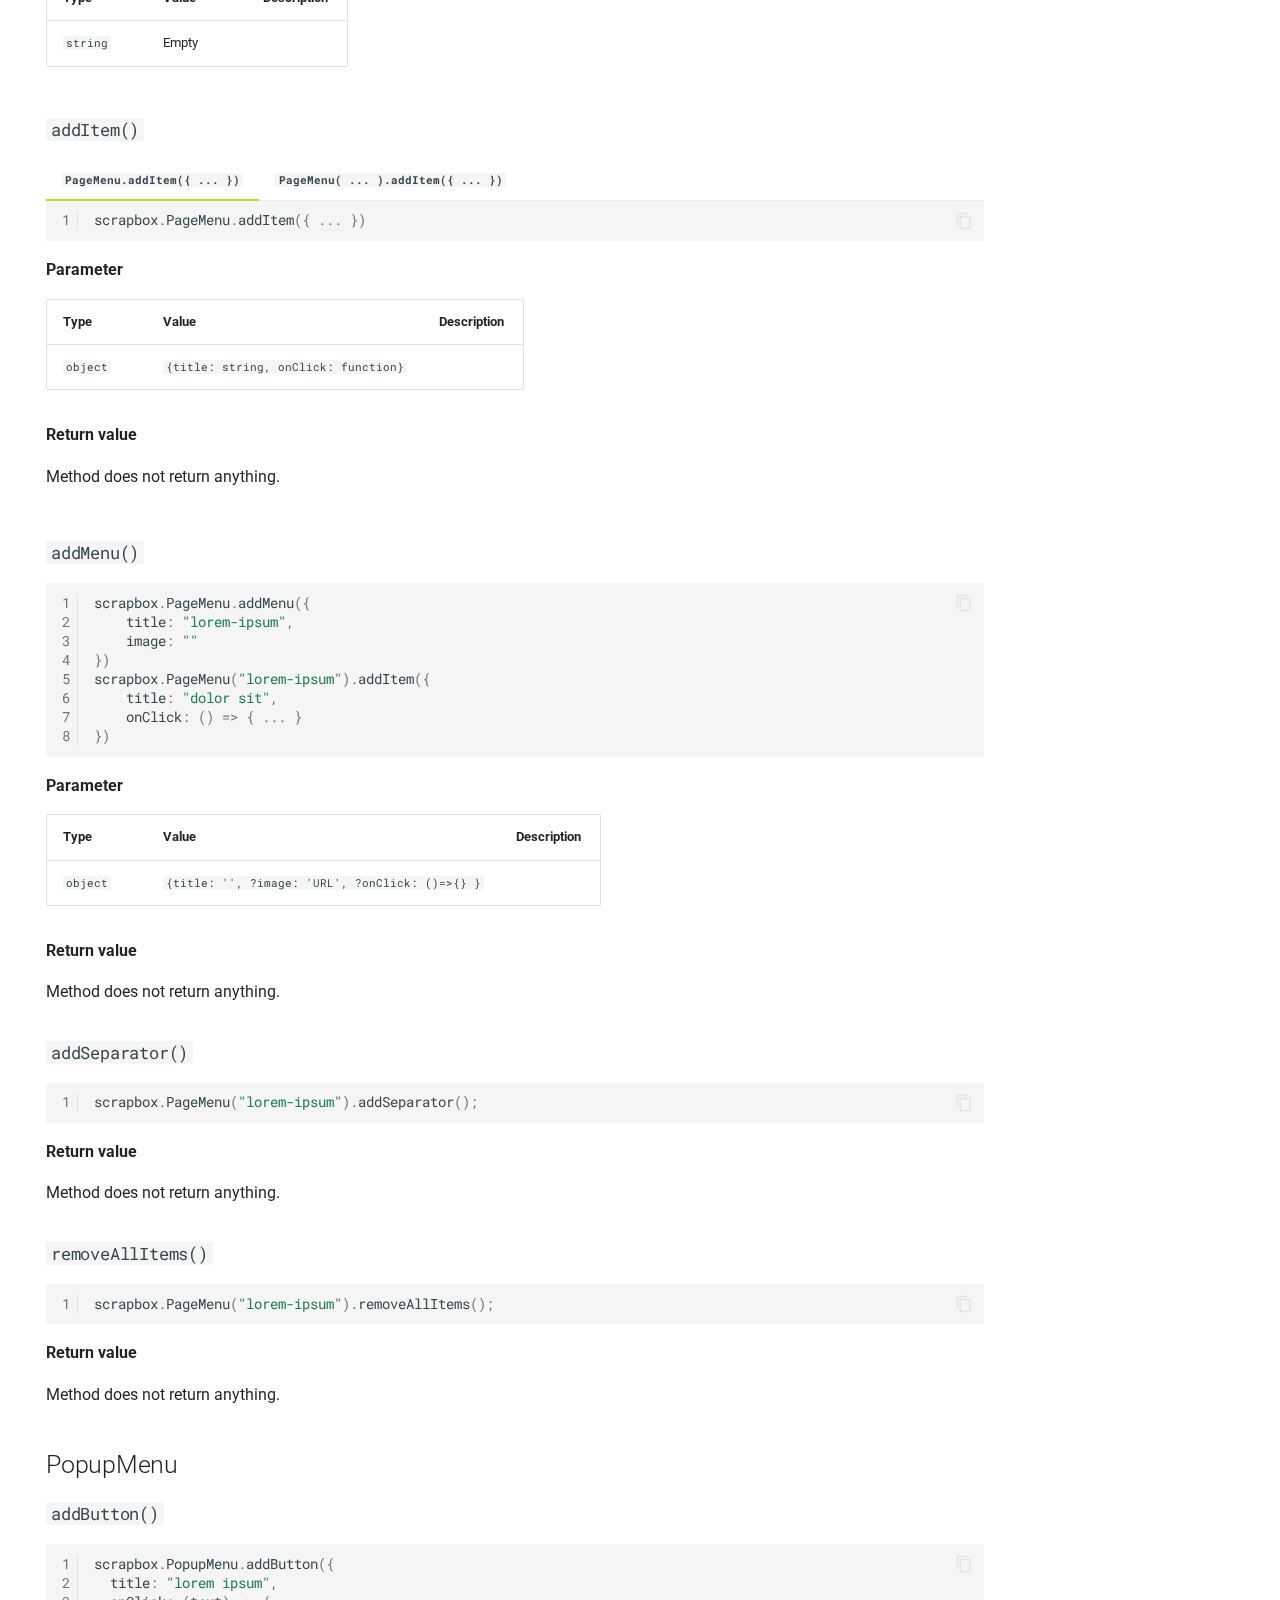
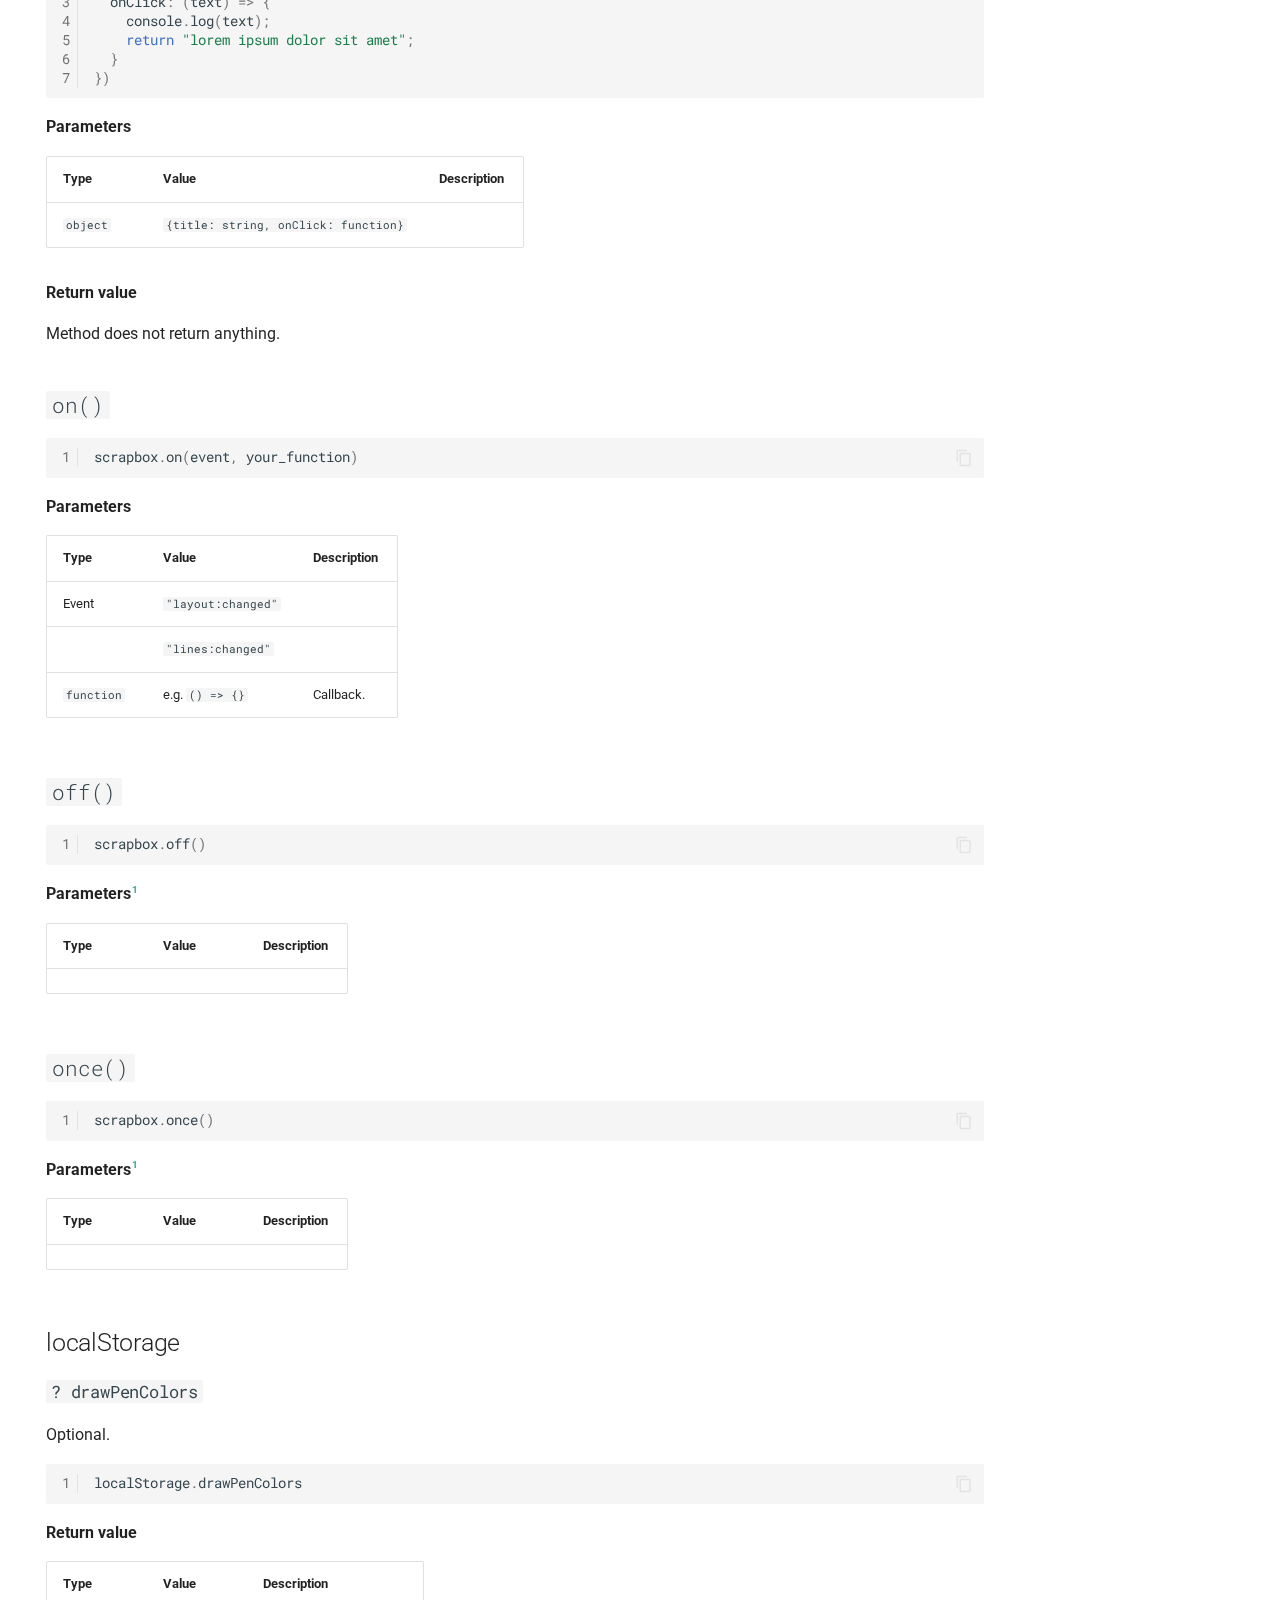
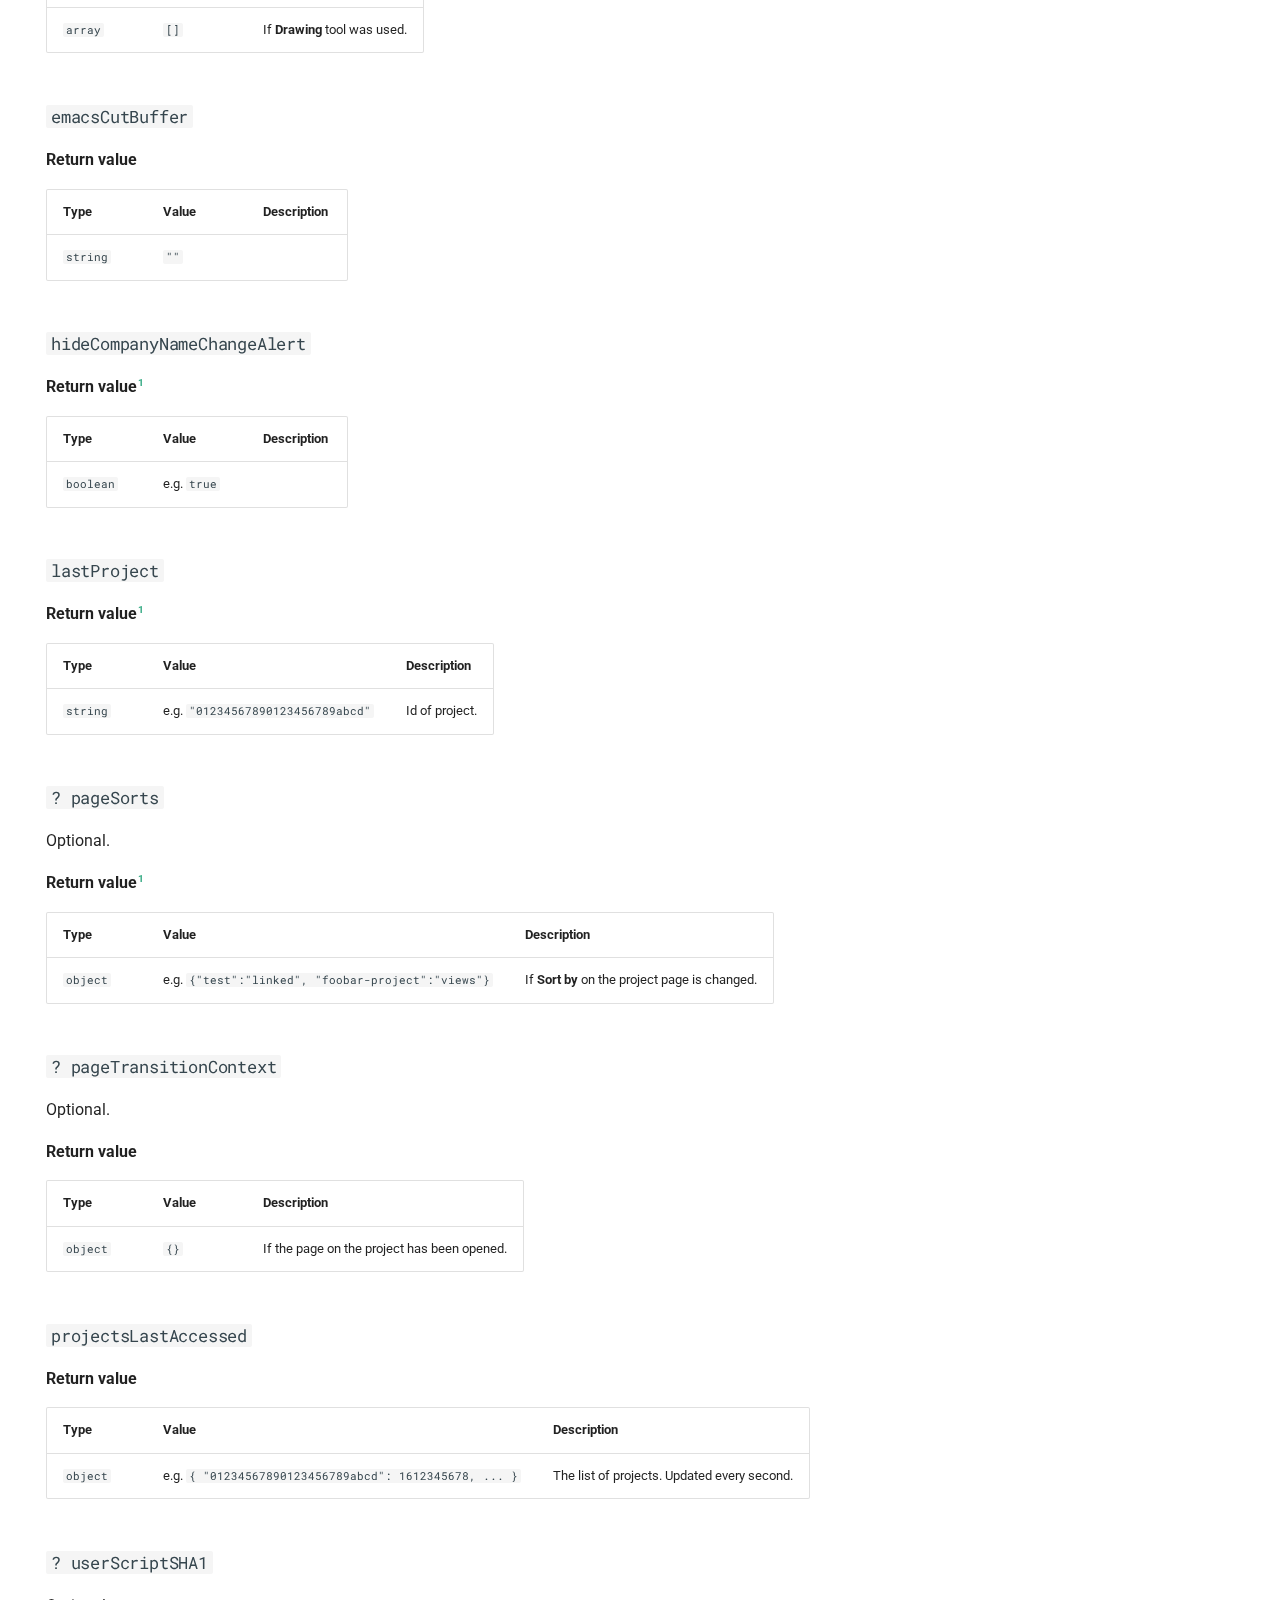
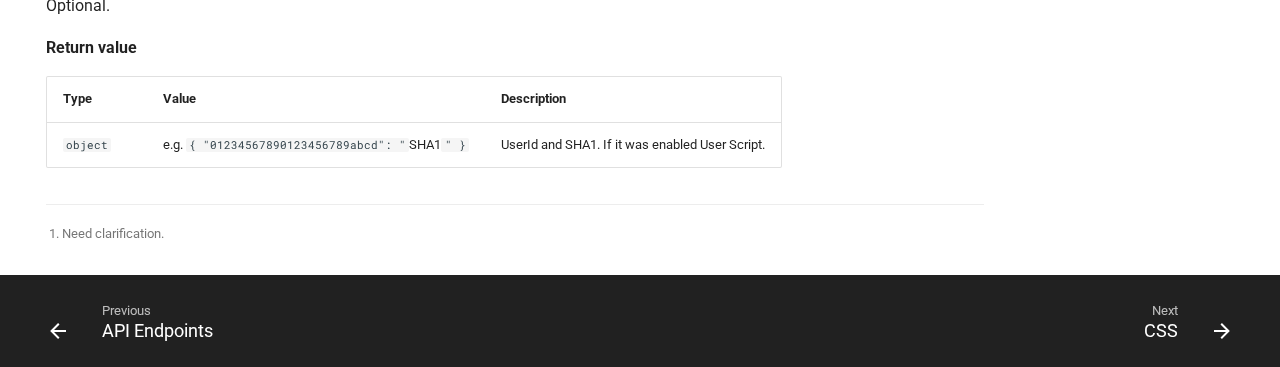
<file: docs/api-webbrowser/index.html>
<!doctype html><html lang=en class=no-js> <head><meta charset=utf-8><meta name=viewport content="width=device-width,initial-scale=1"><meta name=description content="Scrapbox in-browser API"><link href=../api-website/ rel=prev><link href=../style/ rel=next><link rel=icon href=../img/favicon.svg><meta name=generator content="mkdocs-1.4.2, mkdocs-material-9.0.10"><title>API in-Browser - UserScripting Scrapbox</title><link rel=stylesheet href=../assets/stylesheets/main.0d440cfe.min.css><link rel=stylesheet href=../assets/stylesheets/palette.2505c338.min.css><style>.md-tag-icon--html5{--md-tag-icon:url('data:image/svg+xml;charset=utf-8,<svg xmlns="http://www.w3.org/2000/svg" viewBox="0 0 384 512"><!--! Font Awesome Free 6.2.1 by @fontawesome - https://fontawesome.com License - https://fontawesome.com/license/free (Icons: CC BY 4.0, Fonts: SIL OFL 1.1, Code: MIT License) Copyright 2022 Fonticons, Inc.--><path d="m0 32 34.9 395.8L191.5 480l157.6-52.2L384 32H0zm308.2 127.9H124.4l4.1 49.4h175.6l-13.6 148.4-97.9 27v.3h-1.1l-98.7-27.3-6-75.8h47.7L138 320l53.5 14.5 53.7-14.5 6-62.2H84.3L71.5 112.2h241.1l-4.4 47.7z"/></svg>');}.md-tag-icon--css{--md-tag-icon:url('data:image/svg+xml;charset=utf-8,<svg xmlns="http://www.w3.org/2000/svg" viewBox="0 0 24 24"><path d="M1.5 0h21l-1.91 21.563L11.977 24l-8.565-2.438L1.5 0zm17.09 4.413L5.41 4.41l.213 2.622 10.125.002-.255 2.716h-6.64l.24 2.573h6.182l-.366 3.523-2.91.804-2.956-.81-.188-2.11h-2.61l.29 3.855L12 19.288l5.373-1.53L18.59 4.414z"/></svg>');}.md-tag-icon--api{--md-tag-icon:url('data:image/svg+xml;charset=utf-8,<svg xmlns="http://www.w3.org/2000/svg" viewBox="0 0 24 24"><path d="M7 7H5a2 2 0 0 0-2 2v8h2v-4h2v4h2V9a2 2 0 0 0-2-2m0 4H5V9h2m7-2h-4v10h2v-4h2a2 2 0 0 0 2-2V9a2 2 0 0 0-2-2m0 4h-2V9h2m6 0v6h1v2h-4v-2h1V9h-1V7h4v2Z"/></svg>');}.md-tag-icon--test-markup{--md-tag-icon:url('data:image/svg+xml;charset=utf-8,<svg xmlns="http://www.w3.org/2000/svg" viewBox="0 0 24 24"><path d="M7 2v2h1v14a4 4 0 0 0 4 4 4 4 0 0 0 4-4V4h1V2H7m4 14c-.6 0-1-.4-1-1s.4-1 1-1 1 .4 1 1-.4 1-1 1m2-4c-.6 0-1-.4-1-1s.4-1 1-1 1 .4 1 1-.4 1-1 1m1-5h-4V4h4v3Z"/></svg>');}.md-tag-icon--javascript{--md-tag-icon:url('data:image/svg+xml;charset=utf-8,<svg xmlns="http://www.w3.org/2000/svg" viewBox="0 0 448 512"><!--! Font Awesome Free 6.2.1 by @fontawesome - https://fontawesome.com License - https://fontawesome.com/license/free (Icons: CC BY 4.0, Fonts: SIL OFL 1.1, Code: MIT License) Copyright 2022 Fonticons, Inc.--><path d="M400 32H48C21.5 32 0 53.5 0 80v352c0 26.5 21.5 48 48 48h352c26.5 0 48-21.5 48-48V80c0-26.5-21.5-48-48-48zM243.8 381.4c0 43.6-25.6 63.5-62.9 63.5-33.7 0-53.2-17.4-63.2-38.5l34.3-20.7c6.6 11.7 12.6 21.6 27.1 21.6 13.8 0 22.6-5.4 22.6-26.5V237.7h42.1v143.7zm99.6 63.5c-39.1 0-64.4-18.6-76.7-43l34.3-19.8c9 14.7 20.8 25.6 41.5 25.6 17.4 0 28.6-8.7 28.6-20.8 0-14.4-11.4-19.5-30.7-28l-10.5-4.5c-30.4-12.9-50.5-29.2-50.5-63.5 0-31.6 24.1-55.6 61.6-55.6 26.8 0 46 9.3 59.8 33.7L368 290c-7.2-12.9-15-18-27.1-18-12.3 0-20.1 7.8-20.1 18 0 12.6 7.8 17.7 25.9 25.6l10.5 4.5c35.8 15.3 55.9 31 55.9 66.2 0 37.8-29.8 58.6-69.7 58.6z"/></svg>');}</style><link rel=preconnect href=https://fonts.gstatic.com crossorigin><link rel=stylesheet href="https://fonts.googleapis.com/css?family=Roboto:300,300i,400,400i,700,700i%7CRoboto+Mono:400,400i,700,700i&display=fallback"><style>:root{--md-text-font:"Roboto";--md-code-font:"Roboto Mono"}</style><link rel=stylesheet href=../css/extra.css><script>__md_scope=new URL("..",location),__md_hash=e=>[...e].reduce((e,_)=>(e<<5)-e+_.charCodeAt(0),0),__md_get=(e,_=localStorage,t=__md_scope)=>JSON.parse(_.getItem(t.pathname+"."+e)),__md_set=(e,_,t=localStorage,a=__md_scope)=>{try{t.setItem(a.pathname+"."+e,JSON.stringify(_))}catch(e){}}</script><meta property=og:type content=website><meta property=og:title content="API in-Browser - UserScripting Scrapbox"><meta property=og:description content="Scrapbox in-browser API"><meta property=og:image content=./assets/images/social/api-webbrowser.png><meta property=og:image:type content=image/png><meta property=og:image:width content=1200><meta property=og:image:height content=630><meta property=og:url content=None><meta name=twitter:card content=summary_large_image><meta name=twitter:title content="API in-Browser - UserScripting Scrapbox"><meta name=twitter:description content="Scrapbox in-browser API"><meta name=twitter:image content=./assets/images/social/api-webbrowser.png></head> <body dir=ltr data-md-color-scheme=default data-md-color-primary data-md-color-accent> <script>var palette=__md_get("__palette");if(palette&&"object"==typeof palette.color)for(var key of Object.keys(palette.color))document.body.setAttribute("data-md-color-"+key,palette.color[key])</script> <input class=md-toggle data-md-toggle=drawer type=checkbox id=__drawer autocomplete=off> <input class=md-toggle data-md-toggle=search type=checkbox id=__search autocomplete=off> <label class=md-overlay for=__drawer></label> <div data-md-component=skip> <a href=#api class=md-skip> Skip to content </a> </div> <div data-md-component=announce> </div> <header class="md-header md-header--lifted" data-md-component=header> <nav class="md-header__inner md-grid" aria-label=Header> <a href=.. title="UserScripting Scrapbox" class="md-header__button md-logo" aria-label="UserScripting Scrapbox" data-md-component=logo> <img src=../img/favicon.svg alt=logo> </a> <label class="md-header__button md-icon" for=__drawer> <svg xmlns=http://www.w3.org/2000/svg viewbox="0 0 24 24"><path d="M3 6h18v2H3V6m0 5h18v2H3v-2m0 5h18v2H3v-2Z"/></svg> </label> <div class=md-header__title data-md-component=header-title> <div class=md-header__ellipsis> <div class=md-header__topic> <span class=md-ellipsis> UserScripting Scrapbox </span> </div> <div class=md-header__topic data-md-component=header-topic> <span class=md-ellipsis> API in-Browser </span> </div> </div> </div> <form class=md-header__option data-md-component=palette> <input class=md-option data-md-color-media data-md-color-scheme=default data-md-color-primary data-md-color-accent aria-label="Switch to dark mode" type=radio name=__palette id=__palette_1> <label class="md-header__button md-icon" title="Switch to dark mode" for=__palette_2 hidden> <svg xmlns=http://www.w3.org/2000/svg viewbox="0 0 24 24"><path d="M6 20h6v1c0 .55-.45 1-1 1H7c-.55 0-1-.45-1-1v-1m5-5.11V16H7v-2.42C5.23 12.81 4 11.05 4 9c0-2.76 2.24-5 5-5 .9 0 1.73.26 2.46.67.54-.47 1.2-.86 1.89-1.17C12.16 2.57 10.65 2 9 2 5.13 2 2 5.13 2 9c0 2.38 1.19 4.47 3 5.74V17c0 .55.45 1 1 1h6c.55 0 1-.45 1-1v-.68c-.75-.36-1.43-.82-2-1.43m9.92-4.95-.5-1.64 1.3-1.08-1.68-.04-.63-1.58-.56 1.61-1.68.11 1.33 1.03-.4 1.65 1.4-.97 1.42.91m-1.8 2.31a4.622 4.622 0 0 1-3.27-2.28c-.73-1.26-.8-2.72-.35-4 .14-.34-.16-.68-.5-.63-3.44.66-5 4.79-2.78 7.61 1.81 2.24 5.28 2.32 7.17.05.23-.26.08-.7-.27-.75Z"/></svg> </label> <input class=md-option data-md-color-media data-md-color-scheme=slate data-md-color-primary data-md-color-accent aria-label="Switch to light mode" type=radio name=__palette id=__palette_2> <label class="md-header__button md-icon" title="Switch to light mode" for=__palette_1 hidden> <svg xmlns=http://www.w3.org/2000/svg viewbox="0 0 16 16"><path d="M8 12a4 4 0 1 1 0-8 4 4 0 0 1 0 8Zm0-1.5a2.5 2.5 0 1 0 0-5 2.5 2.5 0 0 0 0 5Zm5.657-8.157a.75.75 0 0 1 0 1.061l-1.061 1.06a.749.749 0 0 1-1.275-.326.749.749 0 0 1 .215-.734l1.06-1.06a.75.75 0 0 1 1.06 0Zm-9.193 9.193a.75.75 0 0 1 0 1.06l-1.06 1.061a.75.75 0 1 1-1.061-1.06l1.06-1.061a.75.75 0 0 1 1.061 0ZM8 0a.75.75 0 0 1 .75.75v1.5a.75.75 0 0 1-1.5 0V.75A.75.75 0 0 1 8 0ZM3 8a.75.75 0 0 1-.75.75H.75a.75.75 0 0 1 0-1.5h1.5A.75.75 0 0 1 3 8Zm13 0a.75.75 0 0 1-.75.75h-1.5a.75.75 0 0 1 0-1.5h1.5A.75.75 0 0 1 16 8Zm-8 5a.75.75 0 0 1 .75.75v1.5a.75.75 0 0 1-1.5 0v-1.5A.75.75 0 0 1 8 13Zm3.536-1.464a.75.75 0 0 1 1.06 0l1.061 1.06a.75.75 0 0 1-1.06 1.061l-1.061-1.06a.75.75 0 0 1 0-1.061ZM2.343 2.343a.75.75 0 0 1 1.061 0l1.06 1.061a.751.751 0 0 1-.018 1.042.751.751 0 0 1-1.042.018l-1.06-1.06a.75.75 0 0 1 0-1.06Z"/></svg> </label> </form> <label class="md-header__button md-icon" for=__search> <svg xmlns=http://www.w3.org/2000/svg viewbox="0 0 24 24"><path d="M9.5 3A6.5 6.5 0 0 1 16 9.5c0 1.61-.59 3.09-1.56 4.23l.27.27h.79l5 5-1.5 1.5-5-5v-.79l-.27-.27A6.516 6.516 0 0 1 9.5 16 6.5 6.5 0 0 1 3 9.5 6.5 6.5 0 0 1 9.5 3m0 2C7 5 5 7 5 9.5S7 14 9.5 14 14 12 14 9.5 12 5 9.5 5Z"/></svg> </label> <div class=md-search data-md-component=search role=dialog> <label class=md-search__overlay for=__search></label> <div class=md-search__inner role=search> <form class=md-search__form name=search> <input type=text class=md-search__input name=query aria-label=Search placeholder=Search autocapitalize=off autocorrect=off autocomplete=off spellcheck=false data-md-component=search-query required> <label class="md-search__icon md-icon" for=__search> <svg xmlns=http://www.w3.org/2000/svg viewbox="0 0 24 24"><path d="M9.5 3A6.5 6.5 0 0 1 16 9.5c0 1.61-.59 3.09-1.56 4.23l.27.27h.79l5 5-1.5 1.5-5-5v-.79l-.27-.27A6.516 6.516 0 0 1 9.5 16 6.5 6.5 0 0 1 3 9.5 6.5 6.5 0 0 1 9.5 3m0 2C7 5 5 7 5 9.5S7 14 9.5 14 14 12 14 9.5 12 5 9.5 5Z"/></svg> <svg xmlns=http://www.w3.org/2000/svg viewbox="0 0 24 24"><path d="M20 11v2H8l5.5 5.5-1.42 1.42L4.16 12l7.92-7.92L13.5 5.5 8 11h12Z"/></svg> </label> <nav class=md-search__options aria-label=Search> <button type=reset class="md-search__icon md-icon" title=Clear aria-label=Clear tabindex=-1> <svg xmlns=http://www.w3.org/2000/svg viewbox="0 0 24 24"><path d="M19 6.41 17.59 5 12 10.59 6.41 5 5 6.41 10.59 12 5 17.59 6.41 19 12 13.41 17.59 19 19 17.59 13.41 12 19 6.41Z"/></svg> </button> </nav> </form> <div class=md-search__output> <div class=md-search__scrollwrap data-md-scrollfix> <div class=md-search-result data-md-component=search-result> <div class=md-search-result__meta> Initializing search </div> <ol class=md-search-result__list role=presentation></ol> </div> </div> </div> </div> </div> <div class=md-header__source> <a href=https://github.com/reregaga/scrapbox-userscripts-docs/ title="Go to repository" class=md-source data-md-component=source> <div class="md-source__icon md-icon"> <svg xmlns=http://www.w3.org/2000/svg viewbox="0 0 448 512"><!-- Font Awesome Free 6.2.1 by @fontawesome - https://fontawesome.com License - https://fontawesome.com/license/free (Icons: CC BY 4.0, Fonts: SIL OFL 1.1, Code: MIT License) Copyright 2022 Fonticons, Inc.--><path d="M439.55 236.05 244 40.45a28.87 28.87 0 0 0-40.81 0l-40.66 40.63 51.52 51.52c27.06-9.14 52.68 16.77 43.39 43.68l49.66 49.66c34.23-11.8 61.18 31 35.47 56.69-26.49 26.49-70.21-2.87-56-37.34L240.22 199v121.85c25.3 12.54 22.26 41.85 9.08 55a34.34 34.34 0 0 1-48.55 0c-17.57-17.6-11.07-46.91 11.25-56v-123c-20.8-8.51-24.6-30.74-18.64-45L142.57 101 8.45 235.14a28.86 28.86 0 0 0 0 40.81l195.61 195.6a28.86 28.86 0 0 0 40.8 0l194.69-194.69a28.86 28.86 0 0 0 0-40.81z"/></svg> </div> <div class=md-source__repository> GitHub </div> </a> </div> </nav> <nav class=md-tabs aria-label=Tabs data-md-component=tabs> <div class="md-tabs__inner md-grid"> <ul class=md-tabs__list> <li class=md-tabs__item> <a href=.. class=md-tabs__link> Home </a> </li> <li class=md-tabs__item> <a href=../api-website/ class=md-tabs__link> API Endpoints </a> </li> <li class=md-tabs__item> <a href=./ class="md-tabs__link md-tabs__link--active"> API in-Browser </a> </li> <li class=md-tabs__item> <a href=../style/ class=md-tabs__link> CSS </a> </li> <li class=md-tabs__item> <a href=../examples/ class=md-tabs__link> Examples </a> </li> <li class=md-tabs__item> <a href=../tags/ class=md-tabs__link> Tags </a> </li> </ul> </div> </nav> </header> <div class=md-container data-md-component=container> <main class=md-main data-md-component=main> <div class="md-main__inner md-grid"> <div class="md-sidebar md-sidebar--primary" data-md-component=sidebar data-md-type=navigation hidden> <div class=md-sidebar__scrollwrap> <div class=md-sidebar__inner> <nav class="md-nav md-nav--primary md-nav--lifted" aria-label=Navigation data-md-level=0> <label class=md-nav__title for=__drawer> <a href=.. title="UserScripting Scrapbox" class="md-nav__button md-logo" aria-label="UserScripting Scrapbox" data-md-component=logo> <img src=../img/favicon.svg alt=logo> </a> UserScripting Scrapbox </label> <div class=md-nav__source> <a href=https://github.com/reregaga/scrapbox-userscripts-docs/ title="Go to repository" class=md-source data-md-component=source> <div class="md-source__icon md-icon"> <svg xmlns=http://www.w3.org/2000/svg viewbox="0 0 448 512"><!-- Font Awesome Free 6.2.1 by @fontawesome - https://fontawesome.com License - https://fontawesome.com/license/free (Icons: CC BY 4.0, Fonts: SIL OFL 1.1, Code: MIT License) Copyright 2022 Fonticons, Inc.--><path d="M439.55 236.05 244 40.45a28.87 28.87 0 0 0-40.81 0l-40.66 40.63 51.52 51.52c27.06-9.14 52.68 16.77 43.39 43.68l49.66 49.66c34.23-11.8 61.18 31 35.47 56.69-26.49 26.49-70.21-2.87-56-37.34L240.22 199v121.85c25.3 12.54 22.26 41.85 9.08 55a34.34 34.34 0 0 1-48.55 0c-17.57-17.6-11.07-46.91 11.25-56v-123c-20.8-8.51-24.6-30.74-18.64-45L142.57 101 8.45 235.14a28.86 28.86 0 0 0 0 40.81l195.61 195.6a28.86 28.86 0 0 0 40.8 0l194.69-194.69a28.86 28.86 0 0 0 0-40.81z"/></svg> </div> <div class=md-source__repository> GitHub </div> </a> </div> <ul class=md-nav__list data-md-scrollfix> <li class=md-nav__item> <a href=.. class=md-nav__link> Home </a> </li> <li class=md-nav__item> <a href=../api-website/ class=md-nav__link> API Endpoints </a> </li> <li class="md-nav__item md-nav__item--active"> <input class="md-nav__toggle md-toggle" type=checkbox id=__toc> <label class="md-nav__link md-nav__link--active" for=__toc> API in-Browser <span class="md-nav__icon md-icon"></span> </label> <a href=./ class="md-nav__link md-nav__link--active"> API in-Browser </a> <nav class="md-nav md-nav--secondary" aria-label="Table of contents"> <label class=md-nav__title for=__toc> <span class="md-nav__icon md-icon"></span> Table of contents </label> <ul class=md-nav__list data-md-component=toc data-md-scrollfix> <li class=md-nav__item> <a href=#layout class=md-nav__link> Layout </a> </li> <li class=md-nav__item> <a href=#page class=md-nav__link> Page </a> <nav class=md-nav aria-label=Page> <ul class=md-nav__list> <li class=md-nav__item> <a href=#id class=md-nav__link> id </a> </li> <li class=md-nav__item> <a href=#lines class=md-nav__link> lines[] </a> <nav class=md-nav aria-label=lines[]> <ul class=md-nav__list> <li class=md-nav__item> <a href=#created class=md-nav__link> created </a> </li> <li class=md-nav__item> <a href=#id_1 class=md-nav__link> id </a> </li> <li class=md-nav__item> <a href=#nodes class=md-nav__link> ? nodes[]|{}|"" </a> </li> <li class=md-nav__item> <a href=#section class=md-nav__link> section{} </a> </li> <li class=md-nav__item> <a href=#codeblock class=md-nav__link> ? codeBlock{} </a> </li> <li class=md-nav__item> <a href=#tableblock class=md-nav__link> ? tableBlock{} </a> </li> <li class=md-nav__item> <a href=#text class=md-nav__link> text </a> </li> <li class=md-nav__item> <a href=#title class=md-nav__link> ? title </a> </li> <li class=md-nav__item> <a href=#updated class=md-nav__link> updated </a> </li> <li class=md-nav__item> <a href=#userid class=md-nav__link> userId </a> </li> </ul> </nav> </li> </ul> </nav> </li> <li class=md-nav__item> <a href=#project class=md-nav__link> Project </a> <nav class=md-nav aria-label=Project> <ul class=md-nav__list> <li class=md-nav__item> <a href=#name class=md-nav__link> name </a> </li> <li class=md-nav__item> <a href=#pages class=md-nav__link> pages[] </a> <nav class=md-nav aria-label=pages[]> <ul class=md-nav__list> <li class=md-nav__item> <a href=#exists class=md-nav__link> exists </a> </li> <li class=md-nav__item> <a href=#id_2 class=md-nav__link> ? id </a> </li> <li class=md-nav__item> <a href=#image class=md-nav__link> ? image </a> </li> <li class=md-nav__item> <a href=#title_1 class=md-nav__link> title </a> </li> <li class=md-nav__item> <a href=#titlelc class=md-nav__link> titleLc </a> </li> <li class=md-nav__item> <a href=#titlelengthforsort class=md-nav__link> titleLengthForSort </a> </li> <li class=md-nav__item> <a href=#updated_1 class=md-nav__link> updated </a> </li> </ul> </nav> </li> </ul> </nav> </li> <li class=md-nav__item> <a href=#pagemenu class=md-nav__link> PageMenu </a> <nav class=md-nav aria-label=PageMenu> <ul class=md-nav__list> <li class=md-nav__item> <a href=#length class=md-nav__link> length </a> </li> <li class=md-nav__item> <a href=#name_1 class=md-nav__link> name </a> </li> <li class=md-nav__item> <a href=#additem class=md-nav__link> addItem() </a> </li> <li class=md-nav__item> <a href=#addmenu class=md-nav__link> addMenu() </a> </li> <li class=md-nav__item> <a href=#addseparator class=md-nav__link> addSeparator() </a> </li> <li class=md-nav__item> <a href=#removeallitems class=md-nav__link> removeAllItems() </a> </li> </ul> </nav> </li> <li class=md-nav__item> <a href=#popupmenu class=md-nav__link> PopupMenu </a> <nav class=md-nav aria-label=PopupMenu> <ul class=md-nav__list> <li class=md-nav__item> <a href=#addbutton class=md-nav__link> addButton() </a> </li> </ul> </nav> </li> <li class=md-nav__item> <a href=#on class=md-nav__link> on() </a> </li> <li class=md-nav__item> <a href=#off class=md-nav__link> off() </a> </li> <li class=md-nav__item> <a href=#once class=md-nav__link> once() </a> </li> <li class=md-nav__item> <a href=#localstorage class=md-nav__link> localStorage </a> <nav class=md-nav aria-label=localStorage> <ul class=md-nav__list> <li class=md-nav__item> <a href=#drawpencolors class=md-nav__link> ? drawPenColors </a> </li> <li class=md-nav__item> <a href=#emacscutbuffer class=md-nav__link> emacsCutBuffer </a> </li> <li class=md-nav__item> <a href=#hidecompanynamechangealert class=md-nav__link> hideCompanyNameChangeAlert </a> </li> <li class=md-nav__item> <a href=#lastproject class=md-nav__link> lastProject </a> </li> <li class=md-nav__item> <a href=#pagesorts class=md-nav__link> ? pageSorts </a> </li> <li class=md-nav__item> <a href=#pagetransitioncontext class=md-nav__link> ? pageTransitionContext </a> </li> <li class=md-nav__item> <a href=#projectslastaccessed class=md-nav__link> projectsLastAccessed </a> </li> <li class=md-nav__item> <a href=#userscriptsha1 class=md-nav__link> ? userScriptSHA1 </a> </li> </ul> </nav> </li> </ul> </nav> </li> <li class=md-nav__item> <a href=../style/ class=md-nav__link> CSS </a> </li> <li class=md-nav__item> <a href=../examples/ class=md-nav__link> Examples </a> </li> <li class=md-nav__item> <a href=../tags/ class=md-nav__link> Tags </a> </li> </ul> </nav> </div> </div> </div> <div class="md-sidebar md-sidebar--secondary" data-md-component=sidebar data-md-type=toc> <div class=md-sidebar__scrollwrap> <div class=md-sidebar__inner> <nav class="md-nav md-nav--secondary" aria-label="Table of contents"> <label class=md-nav__title for=__toc> <span class="md-nav__icon md-icon"></span> Table of contents </label> <ul class=md-nav__list data-md-component=toc data-md-scrollfix> <li class=md-nav__item> <a href=#layout class=md-nav__link> Layout </a> </li> <li class=md-nav__item> <a href=#page class=md-nav__link> Page </a> <nav class=md-nav aria-label=Page> <ul class=md-nav__list> <li class=md-nav__item> <a href=#id class=md-nav__link> id </a> </li> <li class=md-nav__item> <a href=#lines class=md-nav__link> lines[] </a> <nav class=md-nav aria-label=lines[]> <ul class=md-nav__list> <li class=md-nav__item> <a href=#created class=md-nav__link> created </a> </li> <li class=md-nav__item> <a href=#id_1 class=md-nav__link> id </a> </li> <li class=md-nav__item> <a href=#nodes class=md-nav__link> ? nodes[]|{}|"" </a> </li> <li class=md-nav__item> <a href=#section class=md-nav__link> section{} </a> </li> <li class=md-nav__item> <a href=#codeblock class=md-nav__link> ? codeBlock{} </a> </li> <li class=md-nav__item> <a href=#tableblock class=md-nav__link> ? tableBlock{} </a> </li> <li class=md-nav__item> <a href=#text class=md-nav__link> text </a> </li> <li class=md-nav__item> <a href=#title class=md-nav__link> ? title </a> </li> <li class=md-nav__item> <a href=#updated class=md-nav__link> updated </a> </li> <li class=md-nav__item> <a href=#userid class=md-nav__link> userId </a> </li> </ul> </nav> </li> </ul> </nav> </li> <li class=md-nav__item> <a href=#project class=md-nav__link> Project </a> <nav class=md-nav aria-label=Project> <ul class=md-nav__list> <li class=md-nav__item> <a href=#name class=md-nav__link> name </a> </li> <li class=md-nav__item> <a href=#pages class=md-nav__link> pages[] </a> <nav class=md-nav aria-label=pages[]> <ul class=md-nav__list> <li class=md-nav__item> <a href=#exists class=md-nav__link> exists </a> </li> <li class=md-nav__item> <a href=#id_2 class=md-nav__link> ? id </a> </li> <li class=md-nav__item> <a href=#image class=md-nav__link> ? image </a> </li> <li class=md-nav__item> <a href=#title_1 class=md-nav__link> title </a> </li> <li class=md-nav__item> <a href=#titlelc class=md-nav__link> titleLc </a> </li> <li class=md-nav__item> <a href=#titlelengthforsort class=md-nav__link> titleLengthForSort </a> </li> <li class=md-nav__item> <a href=#updated_1 class=md-nav__link> updated </a> </li> </ul> </nav> </li> </ul> </nav> </li> <li class=md-nav__item> <a href=#pagemenu class=md-nav__link> PageMenu </a> <nav class=md-nav aria-label=PageMenu> <ul class=md-nav__list> <li class=md-nav__item> <a href=#length class=md-nav__link> length </a> </li> <li class=md-nav__item> <a href=#name_1 class=md-nav__link> name </a> </li> <li class=md-nav__item> <a href=#additem class=md-nav__link> addItem() </a> </li> <li class=md-nav__item> <a href=#addmenu class=md-nav__link> addMenu() </a> </li> <li class=md-nav__item> <a href=#addseparator class=md-nav__link> addSeparator() </a> </li> <li class=md-nav__item> <a href=#removeallitems class=md-nav__link> removeAllItems() </a> </li> </ul> </nav> </li> <li class=md-nav__item> <a href=#popupmenu class=md-nav__link> PopupMenu </a> <nav class=md-nav aria-label=PopupMenu> <ul class=md-nav__list> <li class=md-nav__item> <a href=#addbutton class=md-nav__link> addButton() </a> </li> </ul> </nav> </li> <li class=md-nav__item> <a href=#on class=md-nav__link> on() </a> </li> <li class=md-nav__item> <a href=#off class=md-nav__link> off() </a> </li> <li class=md-nav__item> <a href=#once class=md-nav__link> once() </a> </li> <li class=md-nav__item> <a href=#localstorage class=md-nav__link> localStorage </a> <nav class=md-nav aria-label=localStorage> <ul class=md-nav__list> <li class=md-nav__item> <a href=#drawpencolors class=md-nav__link> ? drawPenColors </a> </li> <li class=md-nav__item> <a href=#emacscutbuffer class=md-nav__link> emacsCutBuffer </a> </li> <li class=md-nav__item> <a href=#hidecompanynamechangealert class=md-nav__link> hideCompanyNameChangeAlert </a> </li> <li class=md-nav__item> <a href=#lastproject class=md-nav__link> lastProject </a> </li> <li class=md-nav__item> <a href=#pagesorts class=md-nav__link> ? pageSorts </a> </li> <li class=md-nav__item> <a href=#pagetransitioncontext class=md-nav__link> ? pageTransitionContext </a> </li> <li class=md-nav__item> <a href=#projectslastaccessed class=md-nav__link> projectsLastAccessed </a> </li> <li class=md-nav__item> <a href=#userscriptsha1 class=md-nav__link> ? userScriptSHA1 </a> </li> </ul> </nav> </li> </ul> </nav> </div> </div> </div> <div class=md-content data-md-component=content> <article class="md-content__inner md-typeset"> <nav class=md-tags> <a href=../tags/#api class="md-tag md-tag-icon md-tag-icon--api">API</a> <a href=../tags/#javascript class="md-tag md-tag-icon md-tag-icon--javascript">JavaScript</a> </nav> <a href=https://github.com/reregaga/scrapbox-userscripts-docs/blob/main/md_docs/api-webbrowser.md title="Edit this page" class="md-content__button md-icon"> <svg xmlns=http://www.w3.org/2000/svg viewbox="0 0 24 24"><path d="M10 20H6V4h7v5h5v3.1l2-2V8l-6-6H6c-1.1 0-2 .9-2 2v16c0 1.1.9 2 2 2h4v-2m10.2-7c.1 0 .3.1.4.2l1.3 1.3c.2.2.2.6 0 .8l-1 1-2.1-2.1 1-1c.1-.1.2-.2.4-.2m0 3.9L14.1 23H12v-2.1l6.1-6.1 2.1 2.1Z"/></svg> </a> <a href=https://github.com/reregaga/scrapbox-userscripts-docs/raw/main/md_docs/api-webbrowser.md title="View source of this page" class="md-content__button md-icon"> <svg xmlns=http://www.w3.org/2000/svg viewbox="0 0 24 24"><path d="M17 18c.56 0 1 .44 1 1s-.44 1-1 1-1-.44-1-1 .44-1 1-1m0-3c-2.73 0-5.06 1.66-6 4 .94 2.34 3.27 4 6 4s5.06-1.66 6-4c-.94-2.34-3.27-4-6-4m0 6.5a2.5 2.5 0 0 1-2.5-2.5 2.5 2.5 0 0 1 2.5-2.5 2.5 2.5 0 0 1 2.5 2.5 2.5 2.5 0 0 1-2.5 2.5M9.27 20H6V4h7v5h5v4.07c.7.08 1.36.25 2 .49V8l-6-6H6a2 2 0 0 0-2 2v16a2 2 0 0 0 2 2h4.5a8.15 8.15 0 0 1-1.23-2Z"/></svg> </a> <h1 id=api>API<a class=headerlink href=#api title="Permanent link">&para;</a></h1> <div class=highlight><table class=highlighttable><tr><td class=linenos><div class=linenodiv><pre><span></span><span class=normal><a href=#__codelineno-0-1>1</a></span></pre></div></td><td class=code><div><pre><span></span><code><a id=__codelineno-0-1 name=__codelineno-0-1></a><span class=nb>window</span><span class=p>.</span><span class=nx>scrapbox</span>
</code></pre></div></td></tr></table></div> <h2 id=layout>Layout<a class=headerlink href=#layout title="Permanent link">&para;</a></h2> <div class=highlight><table class=highlighttable><tr><td class=linenos><div class=linenodiv><pre><span></span><span class=normal><a href=#__codelineno-1-1>1</a></span>
<span class=normal><a href=#__codelineno-1-2>2</a></span></pre></div></td><td class=code><div><pre><span></span><code><a id=__codelineno-1-1 name=__codelineno-1-1></a><span class=nx>scrapbox</span><span class=p>.</span><span class=nx>Layout</span>
<a id=__codelineno-1-2 name=__codelineno-1-2></a><span class=c1>// &quot;page&quot;</span>
</code></pre></div></td></tr></table></div> <p><strong>Return value</strong></p> <table> <thead> <tr> <th>Type</th> <th>Value</th> <th>Description</th> </tr> </thead> <tbody> <tr> <td><code>string</code></td> <td><code>page</code></td> <td>If on page <code>https://scrapbox.io/PROJECTNAME</code>.</td> </tr> <tr> <td></td> <td><code>list</code></td> <td>If on page <code>https://scrapbox.io/PROJECTNAME/PAGENAME</code>.</td> </tr> </tbody> </table> <h2 id=page>Page<a class=headerlink href=#page title="Permanent link">&para;</a></h2> <div class=highlight><table class=highlighttable><tr><td class=linenos><div class=linenodiv><pre><span></span><span class=normal><a href=#__codelineno-2-1>1</a></span>
<span class=normal><a href=#__codelineno-2-2>2</a></span>
<span class=normal><a href=#__codelineno-2-3>3</a></span>
<span class=normal><a href=#__codelineno-2-4>4</a></span>
<span class=normal><a href=#__codelineno-2-5>5</a></span>
<span class=normal><a href=#__codelineno-2-6>6</a></span>
<span class=normal><a href=#__codelineno-2-7>7</a></span></pre></div></td><td class=code><div><pre><span></span><code><a id=__codelineno-2-1 name=__codelineno-2-1></a><span class=nx>scrapbox</span><span class=p>.</span><span class=nx>Page</span>
<a id=__codelineno-2-2 name=__codelineno-2-2></a><span class=cm>/* {</span>
<a id=__codelineno-2-3 name=__codelineno-2-3></a><span class=cm> *   id: &quot;01234567890123456789abcd&quot;,</span>
<a id=__codelineno-2-4 name=__codelineno-2-4></a><span class=cm> *   lines: [...],</span>
<a id=__codelineno-2-5 name=__codelineno-2-5></a><span class=cm> *   title: &quot;Bar baz&quot;</span>
<a id=__codelineno-2-6 name=__codelineno-2-6></a><span class=cm> * } </span>
<a id=__codelineno-2-7 name=__codelineno-2-7></a><span class=cm> */</span>
</code></pre></div></td></tr></table></div> <p><strong>Return value</strong></p> <table> <thead> <tr> <th>Type</th> <th>Value</th> <th>Description</th> </tr> </thead> <tbody> <tr> <td><code>object</code></td> <td><code>{ id: string, lines: array, title: string }</code></td> <td>Subj.</td> </tr> </tbody> </table> <h3 id=id><code>id</code><a class=headerlink href=#id title="Permanent link">&para;</a></h3> <div class=highlight><table class=highlighttable><tr><td class=linenos><div class=linenodiv><pre><span></span><span class=normal><a href=#__codelineno-3-1>1</a></span>
<span class=normal><a href=#__codelineno-3-2>2</a></span></pre></div></td><td class=code><div><pre><span></span><code><a id=__codelineno-3-1 name=__codelineno-3-1></a><span class=nx>scrapbox</span><span class=p>.</span><span class=nx>Page</span><span class=p>.</span><span class=nx>id</span>
<a id=__codelineno-3-2 name=__codelineno-3-2></a><span class=c1>// &quot;01234567890123456789abcd&quot;</span>
</code></pre></div></td></tr></table></div> <p><strong>Return value</strong></p> <table> <thead> <tr> <th>Type</th> <th>Value</th> <th>Description</th> </tr> </thead> <tbody> <tr> <td><code>string</code></td> <td>Text in range <code class=highlight><span class=sr>/[a-f0-9]{24}/</span></code></td> <td>Unique for page.</td> </tr> </tbody> </table> <h3 id=lines><code>lines[]</code><a class=headerlink href=#lines title="Permanent link">&para;</a></h3> <div class=highlight><table class=highlighttable><tr><td class=linenos><div class=linenodiv><pre><span></span><span class=normal><a href=#__codelineno-4-1> 1</a></span>
<span class=normal><a href=#__codelineno-4-2> 2</a></span>
<span class=normal><a href=#__codelineno-4-3> 3</a></span>
<span class=normal><a href=#__codelineno-4-4> 4</a></span>
<span class=normal><a href=#__codelineno-4-5> 5</a></span>
<span class=normal><a href=#__codelineno-4-6> 6</a></span>
<span class=normal><a href=#__codelineno-4-7> 7</a></span>
<span class=normal><a href=#__codelineno-4-8> 8</a></span>
<span class=normal><a href=#__codelineno-4-9> 9</a></span>
<span class=normal><a href=#__codelineno-4-10>10</a></span>
<span class=normal><a href=#__codelineno-4-11>11</a></span></pre></div></td><td class=code><div><pre><span></span><code><a id=__codelineno-4-1 name=__codelineno-4-1></a><span class=nx>scrapbox</span><span class=p>.</span><span class=nx>Page</span><span class=p>.</span><span class=nx>lines</span>
<a id=__codelineno-4-2 name=__codelineno-4-2></a><span class=cm>/* [</span>
<a id=__codelineno-4-3 name=__codelineno-4-3></a><span class=cm> *   {</span>
<a id=__codelineno-4-4 name=__codelineno-4-4></a><span class=cm> *     created: 1612345678,</span>
<a id=__codelineno-4-5 name=__codelineno-4-5></a><span class=cm> *     id: &quot;01234567890123456789abcd&quot;,</span>
<a id=__codelineno-4-6 name=__codelineno-4-6></a><span class=cm> *     ...</span>
<a id=__codelineno-4-7 name=__codelineno-4-7></a><span class=cm> *   },</span>
<a id=__codelineno-4-8 name=__codelineno-4-8></a><span class=cm> *   { ... },</span>
<a id=__codelineno-4-9 name=__codelineno-4-9></a><span class=cm> *   ...</span>
<a id=__codelineno-4-10 name=__codelineno-4-10></a><span class=cm> * ]</span>
<a id=__codelineno-4-11 name=__codelineno-4-11></a><span class=cm> */</span>
</code></pre></div></td></tr></table></div> <p><strong>Return value</strong></p> <table> <thead> <tr> <th>Type</th> <th>Value</th> <th>Description</th> </tr> </thead> <tbody> <tr> <td><code>array</code></td> <td><code>[ { created: number, ... }, ... ]</code></td> <td>Array of lines on the page.</td> </tr> </tbody> </table> <h4 id=created><code>created</code><a class=headerlink href=#created title="Permanent link">&para;</a></h4> <div class=highlight><table class=highlighttable><tr><td class=linenos><div class=linenodiv><pre><span></span><span class=normal><a href=#__codelineno-5-1>1</a></span>
<span class=normal><a href=#__codelineno-5-2>2</a></span></pre></div></td><td class=code><div><pre><span></span><code><a id=__codelineno-5-1 name=__codelineno-5-1></a><span class=nx>scrapbox</span><span class=p>.</span><span class=nx>Page</span><span class=p>.</span><span class=nx>lines</span><span class=p>[</span><span class=mf>0</span><span class=p>].</span><span class=nx>created</span>
<a id=__codelineno-5-2 name=__codelineno-5-2></a><span class=c1>// 1612345678</span>
</code></pre></div></td></tr></table></div> <p><strong>Return value</strong></p> <table> <thead> <tr> <th>Type</th> <th>Value</th> <th>Description</th> </tr> </thead> <tbody> <tr> <td><code>number</code></td> <td>e.g. <code>1612345678</code></td> <td>Unix timestamp.</td> </tr> </tbody> </table> <h4 id=id_1><code>id</code><a class=headerlink href=#id_1 title="Permanent link">&para;</a></h4> <p><strong>Return value</strong></p> <table> <thead> <tr> <th>Type</th> <th>Value</th> <th>Description</th> </tr> </thead> <tbody> <tr> <td><code>string</code></td> <td>Text in range <code class=highlight><span class=sr>/[a-f0-9]{24}/</span></code></td> <td>Unique for line.</td> </tr> </tbody> </table> <h4 id=nodes><code>? nodes[]|{}|""</code><a class=headerlink href=#nodes title="Permanent link">&para;</a></h4> <p>Optional.</p> <p><strong>Return value</strong></p> <p>One of these:</p> <div class="tabbed-set tabbed-alternate" data-tabs=1:3><input checked=checked id=__tabbed_1_1 name=__tabbed_1 type=radio><input id=__tabbed_1_2 name=__tabbed_1 type=radio><input id=__tabbed_1_3 name=__tabbed_1 type=radio><div class=tabbed-labels><label for=__tabbed_1_1><code>array</code></label><label for=__tabbed_1_2><code>object</code></label><label for=__tabbed_1_3><code>string</code></label></div> <div class=tabbed-content> <div class=tabbed-block> <table> <thead> <tr> <th>Type</th> <th>Value</th> <th>Description</th> </tr> </thead> <tbody> <tr> <td><code>array</code></td> <td>e.g. <code>[ {children: string, type: string, unit: {content: string, whole: string, ? page: string, ? size: number, ? deco: string, ? italic: boolean, ? strike: boolean, ? strong: number, ? underline: boolean} } ]</code></td> <td></td> </tr> <tr> <td></td> <td>e.g. <code>[ string ]</code></td> <td></td> </tr> </tbody> </table> </div> <div class=tabbed-block> <table> <thead> <tr> <th>Type</th> <th>Value</th> <th>Description</th> </tr> </thead> <tbody> <tr> <td><code>object</code></td> <td>e.g. <code>{? fileId: undefined, children: string, type: string, unit: {? tag: string, content: string, whole: string } }</code></td> <td></td> </tr> </tbody> </table> </div> <div class=tabbed-block> <table> <thead> <tr> <th>Type</th> <th>Value</th> <th>Description</th> </tr> </thead> <tbody> <tr> <td><code>string</code></td> <td>e.g. <code>Just text..</code></td> <td>Text from line</td> </tr> </tbody> </table> </div> </div> </div> <h4 id=section><code>section{}</code><a class=headerlink href=#section title="Permanent link">&para;</a></h4> <p><strong>Return value<sup id=fnref:1><a class=footnote-ref href=#fn:1>1</a></sup></strong></p> <table> <thead> <tr> <th>Type</th> <th>Value</th> <th>Description</th> </tr> </thead> <tbody> <tr> <td><code>object</code></td> <td>e.g. <code>{ number: number, end: boolean, start: boolean}</code></td> <td></td> </tr> </tbody> </table> <h4 id=codeblock><code>? codeBlock{}</code><a class=headerlink href=#codeblock title="Permanent link">&para;</a></h4> <p>Optional.</p> <p><strong>Return value</strong></p> <table> <thead> <tr> <th>Type</th> <th>Value</th> <th>Description</th> </tr> </thead> <tbody> <tr> <td><code>object</code></td> <td>e.g. <code>{filename: string, indent: number, lang: string, start: bool, end: bool }</code></td> <td>If line is included in Code Block.</td> </tr> </tbody> </table> <h4 id=tableblock><code>? tableBlock{}</code><a class=headerlink href=#tableblock title="Permanent link">&para;</a></h4> <p>Optional.</p> <p><strong>Return value</strong></p> <table> <thead> <tr> <th>Type</th> <th>Value</th> <th>Description</th> </tr> </thead> <tbody> <tr> <td><code>object</code></td> <td>e.g. <code>{title: string, indent: number, cells: array of strings, start: bool, end: bool }</code></td> <td>If line is included in Table Block.</td> </tr> </tbody> </table> <h4 id=text><code>text</code><a class=headerlink href=#text title="Permanent link">&para;</a></h4> <p><strong>Return value</strong></p> <table> <thead> <tr> <th>Type</th> <th>Value</th> <th>Description</th> </tr> </thead> <tbody> <tr> <td><code>string</code></td> <td>e.g. <code>"lorem [* ipsum] [https://example.com/favicon.ico]"</code></td> <td>Just text from a line, with tabulation if any.</td> </tr> </tbody> </table> <h4 id=title><code>? title</code><a class=headerlink href=#title title="Permanent link">&para;</a></h4> <p>Optional.</p> <p><strong>Return value</strong></p> <table> <thead> <tr> <th>Type</th> <th>Value</th> <th>Description</th> </tr> </thead> <tbody> <tr> <td><code>string</code></td> <td>e.g. <code>Bar baz</code></td> <td>Title of current page.</td> </tr> </tbody> </table> <h4 id=updated><code>updated</code><a class=headerlink href=#updated title="Permanent link">&para;</a></h4> <p><strong>Return value</strong></p> <table> <thead> <tr> <th>Type</th> <th>Value</th> <th>Description</th> </tr> </thead> <tbody> <tr> <td><code>number</code></td> <td>e.g. <code>1612345678</code></td> <td>Unix timestamp.</td> </tr> </tbody> </table> <h4 id=userid><code>userId</code><a class=headerlink href=#userid title="Permanent link">&para;</a></h4> <p><strong>Return value</strong></p> <table> <thead> <tr> <th>Type</th> <th>Value</th> <th>Description</th> </tr> </thead> <tbody> <tr> <td><code>string</code></td> <td>Text in range <code class=highlight><span class=sr>/[a-f0-9]{24}/</span></code></td> <td>Unique for user.</td> </tr> </tbody> </table> <h2 id=project>Project<a class=headerlink href=#project title="Permanent link">&para;</a></h2> <div class=highlight><table class=highlighttable><tr><td class=linenos><div class=linenodiv><pre><span></span><span class=normal><a href=#__codelineno-6-1>1</a></span>
<span class=normal><a href=#__codelineno-6-2>2</a></span>
<span class=normal><a href=#__codelineno-6-3>3</a></span>
<span class=normal><a href=#__codelineno-6-4>4</a></span>
<span class=normal><a href=#__codelineno-6-5>5</a></span>
<span class=normal><a href=#__codelineno-6-6>6</a></span></pre></div></td><td class=code><div><pre><span></span><code><a id=__codelineno-6-1 name=__codelineno-6-1></a><span class=nx>scrapbox</span><span class=p>.</span><span class=nx>Project</span>
<a id=__codelineno-6-2 name=__codelineno-6-2></a><span class=cm>/* {</span>
<a id=__codelineno-6-3 name=__codelineno-6-3></a><span class=cm> *   name: &quot;foobar-project&quot;,</span>
<a id=__codelineno-6-4 name=__codelineno-6-4></a><span class=cm> *   pages: [ ... ]</span>
<a id=__codelineno-6-5 name=__codelineno-6-5></a><span class=cm> * }</span>
<a id=__codelineno-6-6 name=__codelineno-6-6></a><span class=cm> */</span>
</code></pre></div></td></tr></table></div> <p><strong>Return value</strong></p> <table> <thead> <tr> <th>Type</th> <th>Value</th> <th>Description</th> </tr> </thead> <tbody> <tr> <td><code>object</code></td> <td><code>{ name: string, pages: array }</code></td> <td></td> </tr> </tbody> </table> <h3 id=name><code>name</code><a class=headerlink href=#name title="Permanent link">&para;</a></h3> <div class=highlight><table class=highlighttable><tr><td class=linenos><div class=linenodiv><pre><span></span><span class=normal><a href=#__codelineno-7-1>1</a></span>
<span class=normal><a href=#__codelineno-7-2>2</a></span></pre></div></td><td class=code><div><pre><span></span><code><a id=__codelineno-7-1 name=__codelineno-7-1></a><span class=nx>scrapbox</span><span class=p>.</span><span class=nx>Project</span><span class=p>.</span><span class=nx>name</span>
<a id=__codelineno-7-2 name=__codelineno-7-2></a><span class=c1>// &quot;foobar-project&quot;</span>
</code></pre></div></td></tr></table></div> <p><strong>Return value</strong></p> <table> <thead> <tr> <th>Type</th> <th>Value</th> <th>Description</th> </tr> </thead> <tbody> <tr> <td><code>string</code></td> <td><code>foobar-project</code></td> <td>Title of opened project, from browser's address bar. Unique for the entire Scrapbox, not just for user's namespace.</td> </tr> </tbody> </table> <h3 id=pages><code>pages[]</code><a class=headerlink href=#pages title="Permanent link">&para;</a></h3> <div class=highlight><table class=highlighttable><tr><td class=linenos><div class=linenodiv><pre><span></span><span class=normal><a href=#__codelineno-8-1> 1</a></span>
<span class=normal><a href=#__codelineno-8-2> 2</a></span>
<span class=normal><a href=#__codelineno-8-3> 3</a></span>
<span class=normal><a href=#__codelineno-8-4> 4</a></span>
<span class=normal><a href=#__codelineno-8-5> 5</a></span>
<span class=normal><a href=#__codelineno-8-6> 6</a></span>
<span class=normal><a href=#__codelineno-8-7> 7</a></span>
<span class=normal><a href=#__codelineno-8-8> 8</a></span>
<span class=normal><a href=#__codelineno-8-9> 9</a></span>
<span class=normal><a href=#__codelineno-8-10>10</a></span>
<span class=normal><a href=#__codelineno-8-11>11</a></span>
<span class=normal><a href=#__codelineno-8-12>12</a></span>
<span class=normal><a href=#__codelineno-8-13>13</a></span>
<span class=normal><a href=#__codelineno-8-14>14</a></span>
<span class=normal><a href=#__codelineno-8-15>15</a></span>
<span class=normal><a href=#__codelineno-8-16>16</a></span></pre></div></td><td class=code><div><pre><span></span><code><a id=__codelineno-8-1 name=__codelineno-8-1></a><span class=nx>scrapbox</span><span class=p>.</span><span class=nx>Project</span><span class=p>.</span><span class=nx>pages</span>
<a id=__codelineno-8-2 name=__codelineno-8-2></a><span class=cm>/* [</span>
<a id=__codelineno-8-3 name=__codelineno-8-3></a><span class=cm> *   { </span>
<a id=__codelineno-8-4 name=__codelineno-8-4></a><span class=cm> *     title: &quot;Bar baz&quot;,</span>
<a id=__codelineno-8-5 name=__codelineno-8-5></a><span class=cm> *     ... </span>
<a id=__codelineno-8-6 name=__codelineno-8-6></a><span class=cm> *   },</span>
<a id=__codelineno-8-7 name=__codelineno-8-7></a><span class=cm> *   ...,</span>
<a id=__codelineno-8-8 name=__codelineno-8-8></a><span class=cm> *   {</span>
<a id=__codelineno-8-9 name=__codelineno-8-9></a><span class=cm> *     exists: false,</span>
<a id=__codelineno-8-10 name=__codelineno-8-10></a><span class=cm> *     title: &quot;new link&quot;,</span>
<a id=__codelineno-8-11 name=__codelineno-8-11></a><span class=cm> *     titleLc: &quot;new_link&quot;,</span>
<a id=__codelineno-8-12 name=__codelineno-8-12></a><span class=cm> *     titleLengthForSort: 8,</span>
<a id=__codelineno-8-13 name=__codelineno-8-13></a><span class=cm> *     updated: 0</span>
<a id=__codelineno-8-14 name=__codelineno-8-14></a><span class=cm> *   }</span>
<a id=__codelineno-8-15 name=__codelineno-8-15></a><span class=cm> * ]</span>
<a id=__codelineno-8-16 name=__codelineno-8-16></a><span class=cm> */</span>
</code></pre></div></td></tr></table></div> <p><strong>Return value</strong></p> <table> <thead> <tr> <th>Type</th> <th>Value</th> <th>Description</th> </tr> </thead> <tbody> <tr> <td><code>array</code></td> <td><code>[ { }, { }, ... ]</code></td> <td>Array of objects containing information about pages. Last object is "<code>new link</code>" object.</td> </tr> </tbody> </table> <h4 id=exists><code>exists</code><a class=headerlink href=#exists title="Permanent link">&para;</a></h4> <div class=highlight><table class=highlighttable><tr><td class=linenos><div class=linenodiv><pre><span></span><span class=normal><a href=#__codelineno-9-1>1</a></span>
<span class=normal><a href=#__codelineno-9-2>2</a></span></pre></div></td><td class=code><div><pre><span></span><code><a id=__codelineno-9-1 name=__codelineno-9-1></a><span class=nx>scrapbox</span><span class=p>.</span><span class=nx>Project</span><span class=p>.</span><span class=nx>pages</span><span class=p>[</span><span class=mf>0</span><span class=p>].</span><span class=nx>exists</span>
<a id=__codelineno-9-2 name=__codelineno-9-2></a><span class=c1>// true</span>
</code></pre></div></td></tr></table></div> <p><strong>Return value</strong></p> <table> <thead> <tr> <th>Type</th> <th>Value</th> <th>Description</th> </tr> </thead> <tbody> <tr> <td><code>boolean</code></td> <td><code>true</code></td> <td></td> </tr> <tr> <td></td> <td><code>false</code></td> <td>For example for object with title <code>new link</code> (it is system object, visually hidden).</td> </tr> </tbody> </table> <h4 id=id_2><code>? id</code><a class=headerlink href=#id_2 title="Permanent link">&para;</a></h4> <p>Optional.</p> <p><strong>Return value</strong></p> <table> <thead> <tr> <th>Type</th> <th>Value</th> <th>Description</th> </tr> </thead> <tbody> <tr> <td><code>string</code></td> <td>Text in range <code class=highlight><span class=sr>/[a-f0-9]{24}/</span></code></td> <td>Unique for page. "<code>new link</code>" page doesn't have this.</td> </tr> </tbody> </table> <h4 id=image><code>? image</code><a class=headerlink href=#image title="Permanent link">&para;</a></h4> <p>Optional.</p> <p><strong>Return value</strong></p> <table> <thead> <tr> <th>Type</th> <th>Value</th> <th>Description</th> </tr> </thead> <tbody> <tr> <td><code>string</code></td> <td>e.g. <code>https://gyazo.com/...</code></td> <td>URL to image, if image is on the page.</td> </tr> <tr> <td></td> <td><code>undefined</code></td> <td></td> </tr> </tbody> </table> <h4 id=title_1><code>title</code><a class=headerlink href=#title_1 title="Permanent link">&para;</a></h4> <p><strong>Return value</strong></p> <table> <thead> <tr> <th>Type</th> <th>Value</th> <th>Description</th> </tr> </thead> <tbody> <tr> <td><code>string</code></td> <td>e.g. <code>Bar baz</code></td> <td>Page title in page</td> </tr> </tbody> </table> <h4 id=titlelc><code>titleLc</code><a class=headerlink href=#titlelc title="Permanent link">&para;</a></h4> <p><strong>Return value</strong></p> <table> <thead> <tr> <th>Type</th> <th>Value</th> <th>Description</th> </tr> </thead> <tbody> <tr> <td><code>string</code></td> <td>e.g. <code>bar_baz</code></td> <td>Page title in address bar, lowercased.</td> </tr> </tbody> </table> <h4 id=titlelengthforsort><code>titleLengthForSort</code><a class=headerlink href=#titlelengthforsort title="Permanent link">&para;</a></h4> <p><strong>Return value</strong></p> <table> <thead> <tr> <th>Type</th> <th>Value</th> <th>Description</th> </tr> </thead> <tbody> <tr> <td><code>number</code></td> <td>e.g. <code>7</code></td> <td>Page title length.</td> </tr> </tbody> </table> <h4 id=updated_1><code>updated</code><a class=headerlink href=#updated_1 title="Permanent link">&para;</a></h4> <p><strong>Return value</strong></p> <table> <thead> <tr> <th>Type</th> <th>Value</th> <th>Description</th> </tr> </thead> <tbody> <tr> <td><code>number</code></td> <td>e.g. <code>1612345678</code></td> <td>Unix timestamp.</td> </tr> </tbody> </table> <h2 id=pagemenu>PageMenu<a class=headerlink href=#pagemenu title="Permanent link">&para;</a></h2> <div class=highlight><table class=highlighttable><tr><td class=linenos><div class=linenodiv><pre><span></span><span class=normal><a href=#__codelineno-10-1>1</a></span></pre></div></td><td class=code><div><pre><span></span><code><a id=__codelineno-10-1 name=__codelineno-10-1></a><span class=nx>scrapbox</span><span class=p>.</span><span class=nx>PageMenu</span>
</code></pre></div></td></tr></table></div> <h3 id=length><code>length</code><a class=headerlink href=#length title="Permanent link">&para;</a></h3> <div class=highlight><table class=highlighttable><tr><td class=linenos><div class=linenodiv><pre><span></span><span class=normal><a href=#__codelineno-11-1>1</a></span>
<span class=normal><a href=#__codelineno-11-2>2</a></span></pre></div></td><td class=code><div><pre><span></span><code><a id=__codelineno-11-1 name=__codelineno-11-1></a><span class=nx>scrapbox</span><span class=p>.</span><span class=nx>PageMenu</span><span class=p>.</span><span class=nx>length</span>
<a id=__codelineno-11-2 name=__codelineno-11-2></a><span class=c1>// 1</span>
</code></pre></div></td></tr></table></div> <p><strong>Return value<sup id=fnref2:1><a class=footnote-ref href=#fn:1>1</a></sup></strong></p> <table> <thead> <tr> <th>Type</th> <th>Value</th> <th>Description</th> </tr> </thead> <tbody> <tr> <td><code>string</code></td> <td><code>1</code></td> <td></td> </tr> </tbody> </table> <h3 id=name_1><code>name</code><a class=headerlink href=#name_1 title="Permanent link">&para;</a></h3> <div class=highlight><table class=highlighttable><tr><td class=linenos><div class=linenodiv><pre><span></span><span class=normal><a href=#__codelineno-12-1>1</a></span>
<span class=normal><a href=#__codelineno-12-2>2</a></span></pre></div></td><td class=code><div><pre><span></span><code><a id=__codelineno-12-1 name=__codelineno-12-1></a><span class=nx>scrapbox</span><span class=p>.</span><span class=nx>PageMenu</span><span class=p>.</span><span class=nx>name</span>
<a id=__codelineno-12-2 name=__codelineno-12-2></a><span class=c1>// &quot;&quot;</span>
</code></pre></div></td></tr></table></div> <p><strong>Return value<sup id=fnref3:1><a class=footnote-ref href=#fn:1>1</a></sup></strong></p> <table> <thead> <tr> <th>Type</th> <th>Value</th> <th>Description</th> </tr> </thead> <tbody> <tr> <td><code>string</code></td> <td>Empty</td> <td></td> </tr> </tbody> </table> <h3 id=additem><code>addItem()</code><a class=headerlink href=#additem title="Permanent link">&para;</a></h3> <div class="tabbed-set tabbed-alternate" data-tabs=2:2><input checked=checked id=__tabbed_2_1 name=__tabbed_2 type=radio><input id=__tabbed_2_2 name=__tabbed_2 type=radio><div class=tabbed-labels><label for=__tabbed_2_1><code>PageMenu.addItem({ ... })</code></label><label for=__tabbed_2_2><code>PageMenu( ... ).addItem({ ... })</code></label></div> <div class=tabbed-content> <div class=tabbed-block> <div class=highlight><table class=highlighttable><tr><td class=linenos><div class=linenodiv><pre><span></span><span class=normal><a href=#__codelineno-13-1>1</a></span></pre></div></td><td class=code><div><pre><span></span><code><a id=__codelineno-13-1 name=__codelineno-13-1></a><span class=nx>scrapbox</span><span class=p>.</span><span class=nx>PageMenu</span><span class=p>.</span><span class=nx>addItem</span><span class=p>({</span><span class=w> </span><span class=p>...</span><span class=w> </span><span class=p>})</span>
</code></pre></div></td></tr></table></div> <p><strong>Parameter</strong></p> <table> <thead> <tr> <th>Type</th> <th>Value</th> <th>Description</th> </tr> </thead> <tbody> <tr> <td><code>object</code></td> <td><code>{title: string, onClick: function}</code></td> <td></td> </tr> </tbody> </table> <p><strong>Return value</strong></p> <p>Method does not return anything.</p> </div> <div class=tabbed-block> <div class=highlight><table class=highlighttable><tr><td class=linenos><div class=linenodiv><pre><span></span><span class=normal><a href=#__codelineno-14-1>1</a></span></pre></div></td><td class=code><div><pre><span></span><code><a id=__codelineno-14-1 name=__codelineno-14-1></a><span class=nx>scrapbox</span><span class=p>.</span><span class=nx>PageMenu</span><span class=p>(</span><span class=nx>titleVar</span><span class=p>).</span><span class=nx>addItem</span><span class=p>({</span><span class=w> </span><span class=p>...</span><span class=w> </span><span class=p>})</span>
</code></pre></div></td></tr></table></div> <p><strong>Parameter</strong></p> <table> <thead> <tr> <th>Type</th> <th>Value</th> <th>Description</th> </tr> </thead> <tbody> <tr> <td><code>object</code></td> <td><code>{title: string, onClick: function}</code></td> <td></td> </tr> </tbody> </table> <p><strong>Return value</strong></p> <p>Method does not return anything.</p> </div> </div> </div> <h3 id=addmenu><code>addMenu()</code><a class=headerlink href=#addmenu title="Permanent link">&para;</a></h3> <div class=highlight><table class=highlighttable><tr><td class=linenos><div class=linenodiv><pre><span></span><span class=normal><a href=#__codelineno-15-1>1</a></span>
<span class=normal><a href=#__codelineno-15-2>2</a></span>
<span class=normal><a href=#__codelineno-15-3>3</a></span>
<span class=normal><a href=#__codelineno-15-4>4</a></span>
<span class=normal><a href=#__codelineno-15-5>5</a></span>
<span class=normal><a href=#__codelineno-15-6>6</a></span>
<span class=normal><a href=#__codelineno-15-7>7</a></span>
<span class=normal><a href=#__codelineno-15-8>8</a></span></pre></div></td><td class=code><div><pre><span></span><code><a id=__codelineno-15-1 name=__codelineno-15-1></a><span class=nx>scrapbox</span><span class=p>.</span><span class=nx>PageMenu</span><span class=p>.</span><span class=nx>addMenu</span><span class=p>({</span>
<a id=__codelineno-15-2 name=__codelineno-15-2></a><span class=w>    </span><span class=nx>title</span><span class=o>:</span><span class=w> </span><span class=s2>&quot;lorem-ipsum&quot;</span><span class=p>,</span>
<a id=__codelineno-15-3 name=__codelineno-15-3></a><span class=w>    </span><span class=nx>image</span><span class=o>:</span><span class=w> </span><span class=s2>&quot;&quot;</span>
<a id=__codelineno-15-4 name=__codelineno-15-4></a><span class=p>})</span>
<a id=__codelineno-15-5 name=__codelineno-15-5></a><span class=nx>scrapbox</span><span class=p>.</span><span class=nx>PageMenu</span><span class=p>(</span><span class=s2>&quot;lorem-ipsum&quot;</span><span class=p>).</span><span class=nx>addItem</span><span class=p>({</span>
<a id=__codelineno-15-6 name=__codelineno-15-6></a><span class=w>    </span><span class=nx>title</span><span class=o>:</span><span class=w> </span><span class=s2>&quot;dolor sit&quot;</span><span class=p>,</span>
<a id=__codelineno-15-7 name=__codelineno-15-7></a><span class=w>    </span><span class=nx>onClick</span><span class=o>:</span><span class=w> </span><span class=p>()</span><span class=w> </span><span class=p>=&gt;</span><span class=w> </span><span class=p>{</span><span class=w> </span><span class=p>...</span><span class=w> </span><span class=p>}</span>
<a id=__codelineno-15-8 name=__codelineno-15-8></a><span class=p>})</span>
</code></pre></div></td></tr></table></div> <p><strong>Parameter</strong></p> <table> <thead> <tr> <th>Type</th> <th>Value</th> <th>Description</th> </tr> </thead> <tbody> <tr> <td><code>object</code></td> <td><code>{title: '', ?image: 'URL', ?onClick: ()=&gt;{} }</code></td> <td></td> </tr> </tbody> </table> <p><strong>Return value</strong></p> <p>Method does not return anything.</p> <h3 id=addseparator><code>addSeparator()</code><a class=headerlink href=#addseparator title="Permanent link">&para;</a></h3> <div class=highlight><table class=highlighttable><tr><td class=linenos><div class=linenodiv><pre><span></span><span class=normal><a href=#__codelineno-16-1>1</a></span></pre></div></td><td class=code><div><pre><span></span><code><a id=__codelineno-16-1 name=__codelineno-16-1></a><span class=nx>scrapbox</span><span class=p>.</span><span class=nx>PageMenu</span><span class=p>(</span><span class=s2>&quot;lorem-ipsum&quot;</span><span class=p>).</span><span class=nx>addSeparator</span><span class=p>();</span>
</code></pre></div></td></tr></table></div> <p><strong>Return value</strong></p> <p>Method does not return anything.</p> <h3 id=removeallitems><code>removeAllItems()</code><a class=headerlink href=#removeallitems title="Permanent link">&para;</a></h3> <div class=highlight><table class=highlighttable><tr><td class=linenos><div class=linenodiv><pre><span></span><span class=normal><a href=#__codelineno-17-1>1</a></span></pre></div></td><td class=code><div><pre><span></span><code><a id=__codelineno-17-1 name=__codelineno-17-1></a><span class=nx>scrapbox</span><span class=p>.</span><span class=nx>PageMenu</span><span class=p>(</span><span class=s2>&quot;lorem-ipsum&quot;</span><span class=p>).</span><span class=nx>removeAllItems</span><span class=p>();</span>
</code></pre></div></td></tr></table></div> <p><strong>Return value</strong></p> <p>Method does not return anything.</p> <h2 id=popupmenu>PopupMenu<a class=headerlink href=#popupmenu title="Permanent link">&para;</a></h2> <h3 id=addbutton><code>addButton()</code><a class=headerlink href=#addbutton title="Permanent link">&para;</a></h3> <div class=highlight><table class=highlighttable><tr><td class=linenos><div class=linenodiv><pre><span></span><span class=normal><a href=#__codelineno-18-1>1</a></span>
<span class=normal><a href=#__codelineno-18-2>2</a></span>
<span class=normal><a href=#__codelineno-18-3>3</a></span>
<span class=normal><a href=#__codelineno-18-4>4</a></span>
<span class=normal><a href=#__codelineno-18-5>5</a></span>
<span class=normal><a href=#__codelineno-18-6>6</a></span>
<span class=normal><a href=#__codelineno-18-7>7</a></span></pre></div></td><td class=code><div><pre><span></span><code><a id=__codelineno-18-1 name=__codelineno-18-1></a><span class=nx>scrapbox</span><span class=p>.</span><span class=nx>PopupMenu</span><span class=p>.</span><span class=nx>addButton</span><span class=p>({</span>
<a id=__codelineno-18-2 name=__codelineno-18-2></a><span class=w>  </span><span class=nx>title</span><span class=o>:</span><span class=w> </span><span class=s2>&quot;lorem ipsum&quot;</span><span class=p>,</span>
<a id=__codelineno-18-3 name=__codelineno-18-3></a><span class=w>  </span><span class=nx>onClick</span><span class=o>:</span><span class=w> </span><span class=p>(</span><span class=nx>text</span><span class=p>)</span><span class=w> </span><span class=p>=&gt;</span><span class=w> </span><span class=p>{</span>
<a id=__codelineno-18-4 name=__codelineno-18-4></a><span class=w>    </span><span class=nx>console</span><span class=p>.</span><span class=nx>log</span><span class=p>(</span><span class=nx>text</span><span class=p>);</span>
<a id=__codelineno-18-5 name=__codelineno-18-5></a><span class=w>    </span><span class=k>return</span><span class=w> </span><span class=s2>&quot;lorem ipsum dolor sit amet&quot;</span><span class=p>;</span>
<a id=__codelineno-18-6 name=__codelineno-18-6></a><span class=w>  </span><span class=p>}</span>
<a id=__codelineno-18-7 name=__codelineno-18-7></a><span class=p>})</span>
</code></pre></div></td></tr></table></div> <p><strong>Parameters</strong></p> <table> <thead> <tr> <th>Type</th> <th>Value</th> <th>Description</th> </tr> </thead> <tbody> <tr> <td><code>object</code></td> <td><code>{title: string, onClick: function}</code></td> <td></td> </tr> </tbody> </table> <p><strong>Return value</strong></p> <p>Method does not return anything.</p> <h2 id=on><code>on()</code><a class=headerlink href=#on title="Permanent link">&para;</a></h2> <div class=highlight><table class=highlighttable><tr><td class=linenos><div class=linenodiv><pre><span></span><span class=normal><a href=#__codelineno-19-1>1</a></span></pre></div></td><td class=code><div><pre><span></span><code><a id=__codelineno-19-1 name=__codelineno-19-1></a><span class=nx>scrapbox</span><span class=p>.</span><span class=nx>on</span><span class=p>(</span><span class=nx>event</span><span class=p>,</span><span class=w> </span><span class=nx>your_function</span><span class=p>)</span>
</code></pre></div></td></tr></table></div> <p><strong>Parameters</strong></p> <table> <thead> <tr> <th>Type</th> <th>Value</th> <th>Description</th> </tr> </thead> <tbody> <tr> <td>Event</td> <td><code>"layout:changed"</code></td> <td></td> </tr> <tr> <td></td> <td><code>"lines:changed"</code></td> <td></td> </tr> <tr> <td><code>function</code></td> <td>e.g. <code>() =&gt; {}</code></td> <td>Callback.</td> </tr> </tbody> </table> <h2 id=off><code>off()</code><a class=headerlink href=#off title="Permanent link">&para;</a></h2> <div class=highlight><table class=highlighttable><tr><td class=linenos><div class=linenodiv><pre><span></span><span class=normal><a href=#__codelineno-20-1>1</a></span></pre></div></td><td class=code><div><pre><span></span><code><a id=__codelineno-20-1 name=__codelineno-20-1></a><span class=nx>scrapbox</span><span class=p>.</span><span class=nx>off</span><span class=p>()</span>
</code></pre></div></td></tr></table></div> <p><strong>Parameters</strong><sup id=fnref4:1><a class=footnote-ref href=#fn:1>1</a></sup></p> <table> <thead> <tr> <th>Type</th> <th>Value</th> <th>Description</th> </tr> </thead> <tbody> <tr> <td></td> <td></td> <td></td> </tr> </tbody> </table> <h2 id=once><code>once()</code><a class=headerlink href=#once title="Permanent link">&para;</a></h2> <div class=highlight><table class=highlighttable><tr><td class=linenos><div class=linenodiv><pre><span></span><span class=normal><a href=#__codelineno-21-1>1</a></span></pre></div></td><td class=code><div><pre><span></span><code><a id=__codelineno-21-1 name=__codelineno-21-1></a><span class=nx>scrapbox</span><span class=p>.</span><span class=nx>once</span><span class=p>()</span>
</code></pre></div></td></tr></table></div> <p><strong>Parameters</strong><sup id=fnref5:1><a class=footnote-ref href=#fn:1>1</a></sup></p> <table> <thead> <tr> <th>Type</th> <th>Value</th> <th>Description</th> </tr> </thead> <tbody> <tr> <td></td> <td></td> <td></td> </tr> </tbody> </table> <h2 id=localstorage>localStorage<a class=headerlink href=#localstorage title="Permanent link">&para;</a></h2> <h3 id=drawpencolors><code>? drawPenColors</code><a class=headerlink href=#drawpencolors title="Permanent link">&para;</a></h3> <p>Optional.</p> <div class=highlight><table class=highlighttable><tr><td class=linenos><div class=linenodiv><pre><span></span><span class=normal><a href=#__codelineno-22-1>1</a></span></pre></div></td><td class=code><div><pre><span></span><code><a id=__codelineno-22-1 name=__codelineno-22-1></a><span class=nx>localStorage</span><span class=p>.</span><span class=nx>drawPenColors</span>
</code></pre></div></td></tr></table></div> <p><strong>Return value</strong></p> <table> <thead> <tr> <th>Type</th> <th>Value</th> <th>Description</th> </tr> </thead> <tbody> <tr> <td><code>array</code></td> <td><code>[]</code></td> <td>If <strong>Drawing</strong> tool was used.</td> </tr> </tbody> </table> <h3 id=emacscutbuffer><code>emacsCutBuffer</code><a class=headerlink href=#emacscutbuffer title="Permanent link">&para;</a></h3> <p><strong>Return value</strong></p> <table> <thead> <tr> <th>Type</th> <th>Value</th> <th>Description</th> </tr> </thead> <tbody> <tr> <td><code>string</code></td> <td><code>""</code></td> <td></td> </tr> </tbody> </table> <h3 id=hidecompanynamechangealert><code>hideCompanyNameChangeAlert</code><a class=headerlink href=#hidecompanynamechangealert title="Permanent link">&para;</a></h3> <p><strong>Return value<sup id=fnref6:1><a class=footnote-ref href=#fn:1>1</a></sup></strong></p> <table> <thead> <tr> <th>Type</th> <th>Value</th> <th>Description</th> </tr> </thead> <tbody> <tr> <td><code>boolean</code></td> <td>e.g. <code>true</code></td> <td></td> </tr> </tbody> </table> <h3 id=lastproject><code>lastProject</code><a class=headerlink href=#lastproject title="Permanent link">&para;</a></h3> <p><strong>Return value<sup id=fnref7:1><a class=footnote-ref href=#fn:1>1</a></sup></strong></p> <table> <thead> <tr> <th>Type</th> <th>Value</th> <th>Description</th> </tr> </thead> <tbody> <tr> <td><code>string</code></td> <td>e.g. <code>"01234567890123456789abcd"</code></td> <td>Id of project.</td> </tr> </tbody> </table> <h3 id=pagesorts><code>? pageSorts</code><a class=headerlink href=#pagesorts title="Permanent link">&para;</a></h3> <p>Optional.</p> <p><strong>Return value<sup id=fnref8:1><a class=footnote-ref href=#fn:1>1</a></sup></strong></p> <table> <thead> <tr> <th>Type</th> <th>Value</th> <th>Description</th> </tr> </thead> <tbody> <tr> <td><code>object</code></td> <td>e.g. <code>{"test":"linked", "foobar-project":"views"}</code></td> <td>If <strong>Sort by</strong> on the project page is changed.</td> </tr> </tbody> </table> <h3 id=pagetransitioncontext><code>? pageTransitionContext</code><a class=headerlink href=#pagetransitioncontext title="Permanent link">&para;</a></h3> <p>Optional.</p> <p><strong>Return value</strong></p> <table> <thead> <tr> <th>Type</th> <th>Value</th> <th>Description</th> </tr> </thead> <tbody> <tr> <td><code>object</code></td> <td><code>{}</code></td> <td>If the page on the project has been opened.</td> </tr> </tbody> </table> <h3 id=projectslastaccessed><code>projectsLastAccessed</code><a class=headerlink href=#projectslastaccessed title="Permanent link">&para;</a></h3> <p><strong>Return value</strong></p> <table> <thead> <tr> <th>Type</th> <th>Value</th> <th>Description</th> </tr> </thead> <tbody> <tr> <td><code>object</code></td> <td>e.g. <code>{ "01234567890123456789abcd": 1612345678, ... }</code></td> <td>The list of projects. Updated every second.</td> </tr> </tbody> </table> <h3 id=userscriptsha1><code>? userScriptSHA1</code><a class=headerlink href=#userscriptsha1 title="Permanent link">&para;</a></h3> <p>Optional.</p> <p><strong>Return value</strong></p> <table> <thead> <tr> <th>Type</th> <th>Value</th> <th>Description</th> </tr> </thead> <tbody> <tr> <td><code>object</code></td> <td>e.g. <code>{ "01234567890123456789abcd": "</code>SHA1<code>" }</code></td> <td>UserId and SHA1. If it was enabled User Script.</td> </tr> </tbody> </table> <div class=footnote> <hr> <ol> <li id=fn:1> <p>Need clarification.&#160;<a class=footnote-backref href=#fnref:1 title="Jump back to footnote 1 in the text">&#8617;</a><a class=footnote-backref href=#fnref2:1 title="Jump back to footnote 1 in the text">&#8617;</a><a class=footnote-backref href=#fnref3:1 title="Jump back to footnote 1 in the text">&#8617;</a><a class=footnote-backref href=#fnref4:1 title="Jump back to footnote 1 in the text">&#8617;</a><a class=footnote-backref href=#fnref5:1 title="Jump back to footnote 1 in the text">&#8617;</a><a class=footnote-backref href=#fnref6:1 title="Jump back to footnote 1 in the text">&#8617;</a><a class=footnote-backref href=#fnref7:1 title="Jump back to footnote 1 in the text">&#8617;</a><a class=footnote-backref href=#fnref8:1 title="Jump back to footnote 1 in the text">&#8617;</a></p> </li> </ol> </div> </article> </div> </div> <a href=# class="md-top md-icon" data-md-component=top hidden> <svg xmlns=http://www.w3.org/2000/svg viewbox="0 0 24 24"><path d="M13 20h-2V8l-5.5 5.5-1.42-1.42L12 4.16l7.92 7.92-1.42 1.42L13 8v12Z"/></svg> Back to top </a> </main> <footer class=md-footer> <nav class="md-footer__inner md-grid" aria-label=Footer> <a href=../api-website/ class="md-footer__link md-footer__link--prev" aria-label="Previous: API Endpoints" rel=prev> <div class="md-footer__button md-icon"> <svg xmlns=http://www.w3.org/2000/svg viewbox="0 0 24 24"><path d="M20 11v2H8l5.5 5.5-1.42 1.42L4.16 12l7.92-7.92L13.5 5.5 8 11h12Z"/></svg> </div> <div class=md-footer__title> <div class=md-ellipsis> <span class=md-footer__direction> Previous </span> API Endpoints </div> </div> </a> <a href=../style/ class="md-footer__link md-footer__link--next" aria-label="Next: CSS" rel=next> <div class=md-footer__title> <div class=md-ellipsis> <span class=md-footer__direction> Next </span> CSS </div> </div> <div class="md-footer__button md-icon"> <svg xmlns=http://www.w3.org/2000/svg viewbox="0 0 24 24"><path d="M4 11v2h12l-5.5 5.5 1.42 1.42L19.84 12l-7.92-7.92L10.5 5.5 16 11H4Z"/></svg> </div> </a> </nav> <div class="md-footer-meta md-typeset"> <div class="md-footer-meta__inner md-grid"> <div class=md-copyright> </div> </div> </div> </footer> </div> <div class=md-dialog data-md-component=dialog> <div class="md-dialog__inner md-typeset"></div> </div> <script id=__config type=application/json>{"base": "..", "features": ["content.action.edit", "content.action.view", "content.code.annotate", "content.code.copy", "navigation.tabs", "navigation.tabs.sticky", "navigation.top", "navigation.tracking", "navigation.footer", "toc.follow"], "search": "../assets/javascripts/workers/search.db81ec45.min.js", "tags": {"API": "api", "CSS": "css", "HTML5": "html5", "JavaScript": "javascript", "Special Page": "test-markup"}, "translations": {"clipboard.copied": "Copied to clipboard", "clipboard.copy": "Copy to clipboard", "search.result.more.one": "1 more on this page", "search.result.more.other": "# more on this page", "search.result.none": "No matching documents", "search.result.one": "1 matching document", "search.result.other": "# matching documents", "search.result.placeholder": "Type to start searching", "search.result.term.missing": "Missing", "select.version": "Select version"}}</script> <script src=../assets/javascripts/bundle.6df46069.min.js></script> </body> </html>
</file>
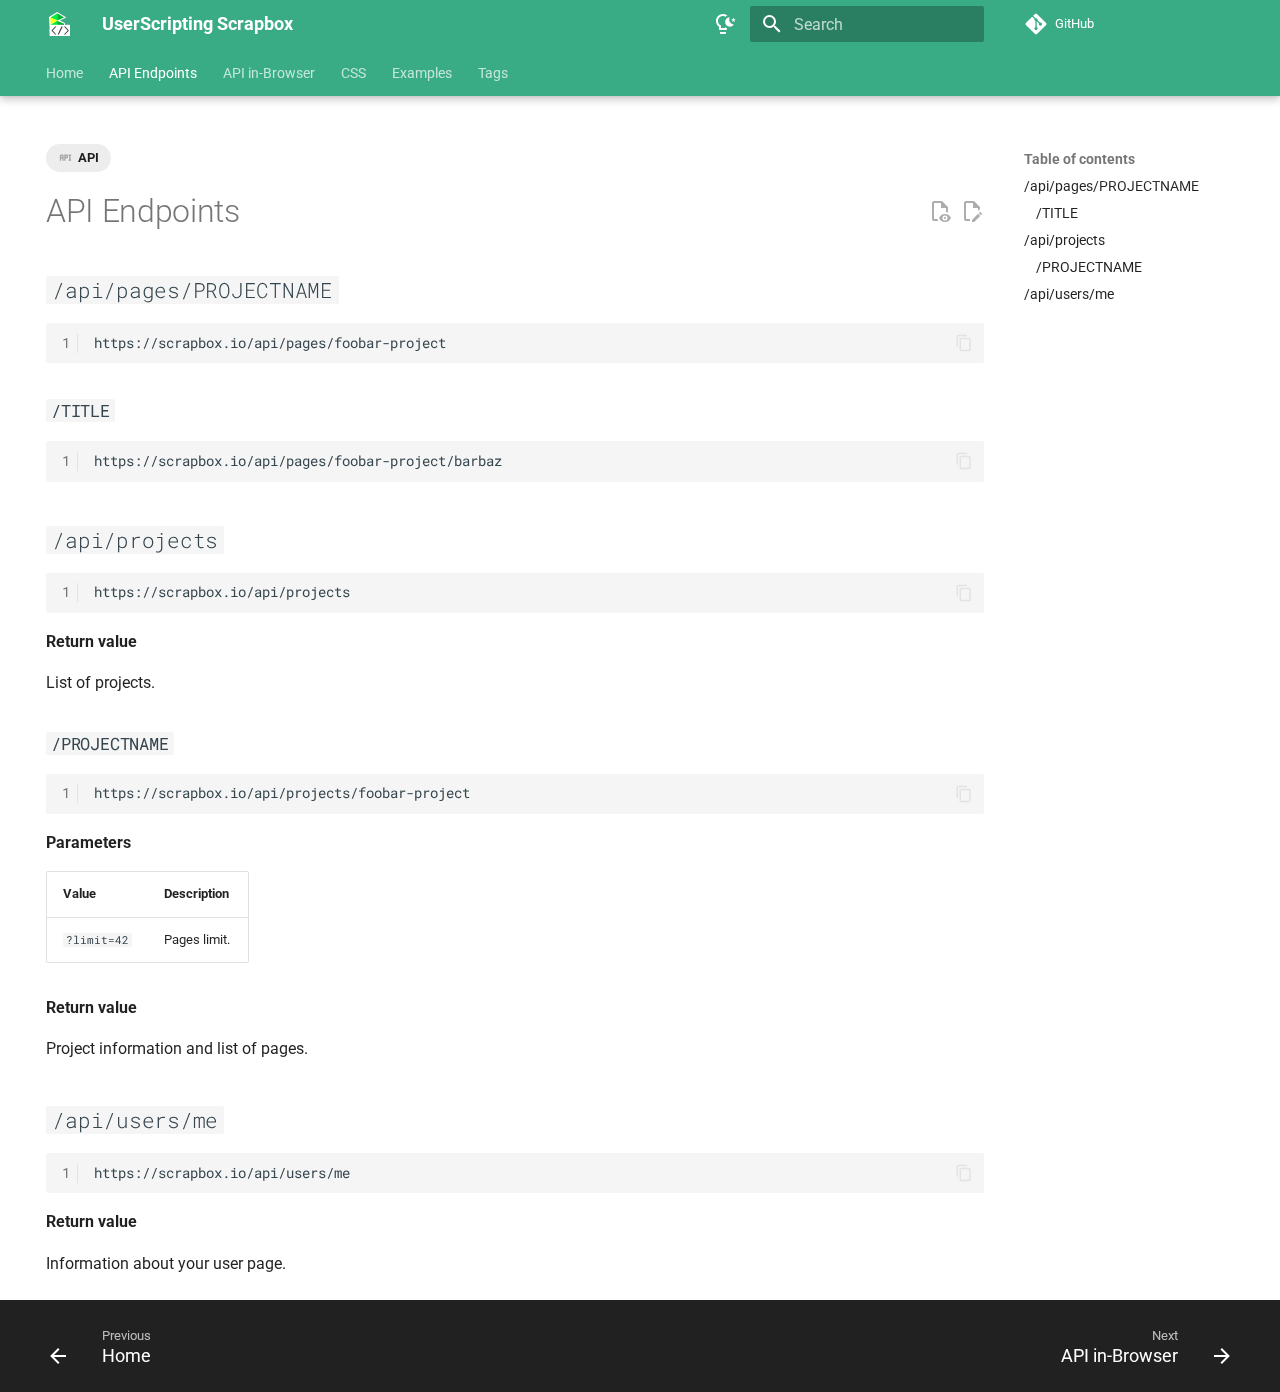
<file: docs/api-website/index.html>
<!doctype html><html lang=en class=no-js> <head><meta charset=utf-8><meta name=viewport content="width=device-width,initial-scale=1"><meta name=description content="Scrapbox API Endpoints"><link rel=prev href=..><link href=../api-webbrowser/ rel=next><link rel=icon href=../img/favicon.svg><meta name=generator content="mkdocs-1.4.2, mkdocs-material-9.0.10"><title>API Endpoints - UserScripting Scrapbox</title><link rel=stylesheet href=../assets/stylesheets/main.0d440cfe.min.css><link rel=stylesheet href=../assets/stylesheets/palette.2505c338.min.css><style>.md-tag-icon--html5{--md-tag-icon:url('data:image/svg+xml;charset=utf-8,<svg xmlns="http://www.w3.org/2000/svg" viewBox="0 0 384 512"><!--! Font Awesome Free 6.2.1 by @fontawesome - https://fontawesome.com License - https://fontawesome.com/license/free (Icons: CC BY 4.0, Fonts: SIL OFL 1.1, Code: MIT License) Copyright 2022 Fonticons, Inc.--><path d="m0 32 34.9 395.8L191.5 480l157.6-52.2L384 32H0zm308.2 127.9H124.4l4.1 49.4h175.6l-13.6 148.4-97.9 27v.3h-1.1l-98.7-27.3-6-75.8h47.7L138 320l53.5 14.5 53.7-14.5 6-62.2H84.3L71.5 112.2h241.1l-4.4 47.7z"/></svg>');}.md-tag-icon--css{--md-tag-icon:url('data:image/svg+xml;charset=utf-8,<svg xmlns="http://www.w3.org/2000/svg" viewBox="0 0 24 24"><path d="M1.5 0h21l-1.91 21.563L11.977 24l-8.565-2.438L1.5 0zm17.09 4.413L5.41 4.41l.213 2.622 10.125.002-.255 2.716h-6.64l.24 2.573h6.182l-.366 3.523-2.91.804-2.956-.81-.188-2.11h-2.61l.29 3.855L12 19.288l5.373-1.53L18.59 4.414z"/></svg>');}.md-tag-icon--api{--md-tag-icon:url('data:image/svg+xml;charset=utf-8,<svg xmlns="http://www.w3.org/2000/svg" viewBox="0 0 24 24"><path d="M7 7H5a2 2 0 0 0-2 2v8h2v-4h2v4h2V9a2 2 0 0 0-2-2m0 4H5V9h2m7-2h-4v10h2v-4h2a2 2 0 0 0 2-2V9a2 2 0 0 0-2-2m0 4h-2V9h2m6 0v6h1v2h-4v-2h1V9h-1V7h4v2Z"/></svg>');}.md-tag-icon--test-markup{--md-tag-icon:url('data:image/svg+xml;charset=utf-8,<svg xmlns="http://www.w3.org/2000/svg" viewBox="0 0 24 24"><path d="M7 2v2h1v14a4 4 0 0 0 4 4 4 4 0 0 0 4-4V4h1V2H7m4 14c-.6 0-1-.4-1-1s.4-1 1-1 1 .4 1 1-.4 1-1 1m2-4c-.6 0-1-.4-1-1s.4-1 1-1 1 .4 1 1-.4 1-1 1m1-5h-4V4h4v3Z"/></svg>');}.md-tag-icon--javascript{--md-tag-icon:url('data:image/svg+xml;charset=utf-8,<svg xmlns="http://www.w3.org/2000/svg" viewBox="0 0 448 512"><!--! Font Awesome Free 6.2.1 by @fontawesome - https://fontawesome.com License - https://fontawesome.com/license/free (Icons: CC BY 4.0, Fonts: SIL OFL 1.1, Code: MIT License) Copyright 2022 Fonticons, Inc.--><path d="M400 32H48C21.5 32 0 53.5 0 80v352c0 26.5 21.5 48 48 48h352c26.5 0 48-21.5 48-48V80c0-26.5-21.5-48-48-48zM243.8 381.4c0 43.6-25.6 63.5-62.9 63.5-33.7 0-53.2-17.4-63.2-38.5l34.3-20.7c6.6 11.7 12.6 21.6 27.1 21.6 13.8 0 22.6-5.4 22.6-26.5V237.7h42.1v143.7zm99.6 63.5c-39.1 0-64.4-18.6-76.7-43l34.3-19.8c9 14.7 20.8 25.6 41.5 25.6 17.4 0 28.6-8.7 28.6-20.8 0-14.4-11.4-19.5-30.7-28l-10.5-4.5c-30.4-12.9-50.5-29.2-50.5-63.5 0-31.6 24.1-55.6 61.6-55.6 26.8 0 46 9.3 59.8 33.7L368 290c-7.2-12.9-15-18-27.1-18-12.3 0-20.1 7.8-20.1 18 0 12.6 7.8 17.7 25.9 25.6l10.5 4.5c35.8 15.3 55.9 31 55.9 66.2 0 37.8-29.8 58.6-69.7 58.6z"/></svg>');}</style><link rel=preconnect href=https://fonts.gstatic.com crossorigin><link rel=stylesheet href="https://fonts.googleapis.com/css?family=Roboto:300,300i,400,400i,700,700i%7CRoboto+Mono:400,400i,700,700i&display=fallback"><style>:root{--md-text-font:"Roboto";--md-code-font:"Roboto Mono"}</style><link rel=stylesheet href=../css/extra.css><script>__md_scope=new URL("..",location),__md_hash=e=>[...e].reduce((e,_)=>(e<<5)-e+_.charCodeAt(0),0),__md_get=(e,_=localStorage,t=__md_scope)=>JSON.parse(_.getItem(t.pathname+"."+e)),__md_set=(e,_,t=localStorage,a=__md_scope)=>{try{t.setItem(a.pathname+"."+e,JSON.stringify(_))}catch(e){}}</script><meta property=og:type content=website><meta property=og:title content="API Endpoints - UserScripting Scrapbox"><meta property=og:description content="Scrapbox API Endpoints"><meta property=og:image content=./assets/images/social/api-website.png><meta property=og:image:type content=image/png><meta property=og:image:width content=1200><meta property=og:image:height content=630><meta property=og:url content=None><meta name=twitter:card content=summary_large_image><meta name=twitter:title content="API Endpoints - UserScripting Scrapbox"><meta name=twitter:description content="Scrapbox API Endpoints"><meta name=twitter:image content=./assets/images/social/api-website.png></head> <body dir=ltr data-md-color-scheme=default data-md-color-primary data-md-color-accent> <script>var palette=__md_get("__palette");if(palette&&"object"==typeof palette.color)for(var key of Object.keys(palette.color))document.body.setAttribute("data-md-color-"+key,palette.color[key])</script> <input class=md-toggle data-md-toggle=drawer type=checkbox id=__drawer autocomplete=off> <input class=md-toggle data-md-toggle=search type=checkbox id=__search autocomplete=off> <label class=md-overlay for=__drawer></label> <div data-md-component=skip> <a href=#api-endpoints class=md-skip> Skip to content </a> </div> <div data-md-component=announce> </div> <header class="md-header md-header--lifted" data-md-component=header> <nav class="md-header__inner md-grid" aria-label=Header> <a href=.. title="UserScripting Scrapbox" class="md-header__button md-logo" aria-label="UserScripting Scrapbox" data-md-component=logo> <img src=../img/favicon.svg alt=logo> </a> <label class="md-header__button md-icon" for=__drawer> <svg xmlns=http://www.w3.org/2000/svg viewbox="0 0 24 24"><path d="M3 6h18v2H3V6m0 5h18v2H3v-2m0 5h18v2H3v-2Z"/></svg> </label> <div class=md-header__title data-md-component=header-title> <div class=md-header__ellipsis> <div class=md-header__topic> <span class=md-ellipsis> UserScripting Scrapbox </span> </div> <div class=md-header__topic data-md-component=header-topic> <span class=md-ellipsis> API Endpoints </span> </div> </div> </div> <form class=md-header__option data-md-component=palette> <input class=md-option data-md-color-media data-md-color-scheme=default data-md-color-primary data-md-color-accent aria-label="Switch to dark mode" type=radio name=__palette id=__palette_1> <label class="md-header__button md-icon" title="Switch to dark mode" for=__palette_2 hidden> <svg xmlns=http://www.w3.org/2000/svg viewbox="0 0 24 24"><path d="M6 20h6v1c0 .55-.45 1-1 1H7c-.55 0-1-.45-1-1v-1m5-5.11V16H7v-2.42C5.23 12.81 4 11.05 4 9c0-2.76 2.24-5 5-5 .9 0 1.73.26 2.46.67.54-.47 1.2-.86 1.89-1.17C12.16 2.57 10.65 2 9 2 5.13 2 2 5.13 2 9c0 2.38 1.19 4.47 3 5.74V17c0 .55.45 1 1 1h6c.55 0 1-.45 1-1v-.68c-.75-.36-1.43-.82-2-1.43m9.92-4.95-.5-1.64 1.3-1.08-1.68-.04-.63-1.58-.56 1.61-1.68.11 1.33 1.03-.4 1.65 1.4-.97 1.42.91m-1.8 2.31a4.622 4.622 0 0 1-3.27-2.28c-.73-1.26-.8-2.72-.35-4 .14-.34-.16-.68-.5-.63-3.44.66-5 4.79-2.78 7.61 1.81 2.24 5.28 2.32 7.17.05.23-.26.08-.7-.27-.75Z"/></svg> </label> <input class=md-option data-md-color-media data-md-color-scheme=slate data-md-color-primary data-md-color-accent aria-label="Switch to light mode" type=radio name=__palette id=__palette_2> <label class="md-header__button md-icon" title="Switch to light mode" for=__palette_1 hidden> <svg xmlns=http://www.w3.org/2000/svg viewbox="0 0 16 16"><path d="M8 12a4 4 0 1 1 0-8 4 4 0 0 1 0 8Zm0-1.5a2.5 2.5 0 1 0 0-5 2.5 2.5 0 0 0 0 5Zm5.657-8.157a.75.75 0 0 1 0 1.061l-1.061 1.06a.749.749 0 0 1-1.275-.326.749.749 0 0 1 .215-.734l1.06-1.06a.75.75 0 0 1 1.06 0Zm-9.193 9.193a.75.75 0 0 1 0 1.06l-1.06 1.061a.75.75 0 1 1-1.061-1.06l1.06-1.061a.75.75 0 0 1 1.061 0ZM8 0a.75.75 0 0 1 .75.75v1.5a.75.75 0 0 1-1.5 0V.75A.75.75 0 0 1 8 0ZM3 8a.75.75 0 0 1-.75.75H.75a.75.75 0 0 1 0-1.5h1.5A.75.75 0 0 1 3 8Zm13 0a.75.75 0 0 1-.75.75h-1.5a.75.75 0 0 1 0-1.5h1.5A.75.75 0 0 1 16 8Zm-8 5a.75.75 0 0 1 .75.75v1.5a.75.75 0 0 1-1.5 0v-1.5A.75.75 0 0 1 8 13Zm3.536-1.464a.75.75 0 0 1 1.06 0l1.061 1.06a.75.75 0 0 1-1.06 1.061l-1.061-1.06a.75.75 0 0 1 0-1.061ZM2.343 2.343a.75.75 0 0 1 1.061 0l1.06 1.061a.751.751 0 0 1-.018 1.042.751.751 0 0 1-1.042.018l-1.06-1.06a.75.75 0 0 1 0-1.06Z"/></svg> </label> </form> <label class="md-header__button md-icon" for=__search> <svg xmlns=http://www.w3.org/2000/svg viewbox="0 0 24 24"><path d="M9.5 3A6.5 6.5 0 0 1 16 9.5c0 1.61-.59 3.09-1.56 4.23l.27.27h.79l5 5-1.5 1.5-5-5v-.79l-.27-.27A6.516 6.516 0 0 1 9.5 16 6.5 6.5 0 0 1 3 9.5 6.5 6.5 0 0 1 9.5 3m0 2C7 5 5 7 5 9.5S7 14 9.5 14 14 12 14 9.5 12 5 9.5 5Z"/></svg> </label> <div class=md-search data-md-component=search role=dialog> <label class=md-search__overlay for=__search></label> <div class=md-search__inner role=search> <form class=md-search__form name=search> <input type=text class=md-search__input name=query aria-label=Search placeholder=Search autocapitalize=off autocorrect=off autocomplete=off spellcheck=false data-md-component=search-query required> <label class="md-search__icon md-icon" for=__search> <svg xmlns=http://www.w3.org/2000/svg viewbox="0 0 24 24"><path d="M9.5 3A6.5 6.5 0 0 1 16 9.5c0 1.61-.59 3.09-1.56 4.23l.27.27h.79l5 5-1.5 1.5-5-5v-.79l-.27-.27A6.516 6.516 0 0 1 9.5 16 6.5 6.5 0 0 1 3 9.5 6.5 6.5 0 0 1 9.5 3m0 2C7 5 5 7 5 9.5S7 14 9.5 14 14 12 14 9.5 12 5 9.5 5Z"/></svg> <svg xmlns=http://www.w3.org/2000/svg viewbox="0 0 24 24"><path d="M20 11v2H8l5.5 5.5-1.42 1.42L4.16 12l7.92-7.92L13.5 5.5 8 11h12Z"/></svg> </label> <nav class=md-search__options aria-label=Search> <button type=reset class="md-search__icon md-icon" title=Clear aria-label=Clear tabindex=-1> <svg xmlns=http://www.w3.org/2000/svg viewbox="0 0 24 24"><path d="M19 6.41 17.59 5 12 10.59 6.41 5 5 6.41 10.59 12 5 17.59 6.41 19 12 13.41 17.59 19 19 17.59 13.41 12 19 6.41Z"/></svg> </button> </nav> </form> <div class=md-search__output> <div class=md-search__scrollwrap data-md-scrollfix> <div class=md-search-result data-md-component=search-result> <div class=md-search-result__meta> Initializing search </div> <ol class=md-search-result__list role=presentation></ol> </div> </div> </div> </div> </div> <div class=md-header__source> <a href=https://github.com/reregaga/scrapbox-userscripts-docs/ title="Go to repository" class=md-source data-md-component=source> <div class="md-source__icon md-icon"> <svg xmlns=http://www.w3.org/2000/svg viewbox="0 0 448 512"><!-- Font Awesome Free 6.2.1 by @fontawesome - https://fontawesome.com License - https://fontawesome.com/license/free (Icons: CC BY 4.0, Fonts: SIL OFL 1.1, Code: MIT License) Copyright 2022 Fonticons, Inc.--><path d="M439.55 236.05 244 40.45a28.87 28.87 0 0 0-40.81 0l-40.66 40.63 51.52 51.52c27.06-9.14 52.68 16.77 43.39 43.68l49.66 49.66c34.23-11.8 61.18 31 35.47 56.69-26.49 26.49-70.21-2.87-56-37.34L240.22 199v121.85c25.3 12.54 22.26 41.85 9.08 55a34.34 34.34 0 0 1-48.55 0c-17.57-17.6-11.07-46.91 11.25-56v-123c-20.8-8.51-24.6-30.74-18.64-45L142.57 101 8.45 235.14a28.86 28.86 0 0 0 0 40.81l195.61 195.6a28.86 28.86 0 0 0 40.8 0l194.69-194.69a28.86 28.86 0 0 0 0-40.81z"/></svg> </div> <div class=md-source__repository> GitHub </div> </a> </div> </nav> <nav class=md-tabs aria-label=Tabs data-md-component=tabs> <div class="md-tabs__inner md-grid"> <ul class=md-tabs__list> <li class=md-tabs__item> <a href=.. class=md-tabs__link> Home </a> </li> <li class=md-tabs__item> <a href=./ class="md-tabs__link md-tabs__link--active"> API Endpoints </a> </li> <li class=md-tabs__item> <a href=../api-webbrowser/ class=md-tabs__link> API in-Browser </a> </li> <li class=md-tabs__item> <a href=../style/ class=md-tabs__link> CSS </a> </li> <li class=md-tabs__item> <a href=../examples/ class=md-tabs__link> Examples </a> </li> <li class=md-tabs__item> <a href=../tags/ class=md-tabs__link> Tags </a> </li> </ul> </div> </nav> </header> <div class=md-container data-md-component=container> <main class=md-main data-md-component=main> <div class="md-main__inner md-grid"> <div class="md-sidebar md-sidebar--primary" data-md-component=sidebar data-md-type=navigation hidden> <div class=md-sidebar__scrollwrap> <div class=md-sidebar__inner> <nav class="md-nav md-nav--primary md-nav--lifted" aria-label=Navigation data-md-level=0> <label class=md-nav__title for=__drawer> <a href=.. title="UserScripting Scrapbox" class="md-nav__button md-logo" aria-label="UserScripting Scrapbox" data-md-component=logo> <img src=../img/favicon.svg alt=logo> </a> UserScripting Scrapbox </label> <div class=md-nav__source> <a href=https://github.com/reregaga/scrapbox-userscripts-docs/ title="Go to repository" class=md-source data-md-component=source> <div class="md-source__icon md-icon"> <svg xmlns=http://www.w3.org/2000/svg viewbox="0 0 448 512"><!-- Font Awesome Free 6.2.1 by @fontawesome - https://fontawesome.com License - https://fontawesome.com/license/free (Icons: CC BY 4.0, Fonts: SIL OFL 1.1, Code: MIT License) Copyright 2022 Fonticons, Inc.--><path d="M439.55 236.05 244 40.45a28.87 28.87 0 0 0-40.81 0l-40.66 40.63 51.52 51.52c27.06-9.14 52.68 16.77 43.39 43.68l49.66 49.66c34.23-11.8 61.18 31 35.47 56.69-26.49 26.49-70.21-2.87-56-37.34L240.22 199v121.85c25.3 12.54 22.26 41.85 9.08 55a34.34 34.34 0 0 1-48.55 0c-17.57-17.6-11.07-46.91 11.25-56v-123c-20.8-8.51-24.6-30.74-18.64-45L142.57 101 8.45 235.14a28.86 28.86 0 0 0 0 40.81l195.61 195.6a28.86 28.86 0 0 0 40.8 0l194.69-194.69a28.86 28.86 0 0 0 0-40.81z"/></svg> </div> <div class=md-source__repository> GitHub </div> </a> </div> <ul class=md-nav__list data-md-scrollfix> <li class=md-nav__item> <a href=.. class=md-nav__link> Home </a> </li> <li class="md-nav__item md-nav__item--active"> <input class="md-nav__toggle md-toggle" type=checkbox id=__toc> <label class="md-nav__link md-nav__link--active" for=__toc> API Endpoints <span class="md-nav__icon md-icon"></span> </label> <a href=./ class="md-nav__link md-nav__link--active"> API Endpoints </a> <nav class="md-nav md-nav--secondary" aria-label="Table of contents"> <label class=md-nav__title for=__toc> <span class="md-nav__icon md-icon"></span> Table of contents </label> <ul class=md-nav__list data-md-component=toc data-md-scrollfix> <li class=md-nav__item> <a href=#apipagesprojectname class=md-nav__link> /api/pages/PROJECTNAME </a> <nav class=md-nav aria-label=/api/pages/PROJECTNAME> <ul class=md-nav__list> <li class=md-nav__item> <a href=#title class=md-nav__link> /TITLE </a> </li> </ul> </nav> </li> <li class=md-nav__item> <a href=#apiprojects class=md-nav__link> /api/projects </a> <nav class=md-nav aria-label=/api/projects> <ul class=md-nav__list> <li class=md-nav__item> <a href=#projectname class=md-nav__link> /PROJECTNAME </a> </li> </ul> </nav> </li> <li class=md-nav__item> <a href=#apiusersme class=md-nav__link> /api/users/me </a> </li> </ul> </nav> </li> <li class=md-nav__item> <a href=../api-webbrowser/ class=md-nav__link> API in-Browser </a> </li> <li class=md-nav__item> <a href=../style/ class=md-nav__link> CSS </a> </li> <li class=md-nav__item> <a href=../examples/ class=md-nav__link> Examples </a> </li> <li class=md-nav__item> <a href=../tags/ class=md-nav__link> Tags </a> </li> </ul> </nav> </div> </div> </div> <div class="md-sidebar md-sidebar--secondary" data-md-component=sidebar data-md-type=toc> <div class=md-sidebar__scrollwrap> <div class=md-sidebar__inner> <nav class="md-nav md-nav--secondary" aria-label="Table of contents"> <label class=md-nav__title for=__toc> <span class="md-nav__icon md-icon"></span> Table of contents </label> <ul class=md-nav__list data-md-component=toc data-md-scrollfix> <li class=md-nav__item> <a href=#apipagesprojectname class=md-nav__link> /api/pages/PROJECTNAME </a> <nav class=md-nav aria-label=/api/pages/PROJECTNAME> <ul class=md-nav__list> <li class=md-nav__item> <a href=#title class=md-nav__link> /TITLE </a> </li> </ul> </nav> </li> <li class=md-nav__item> <a href=#apiprojects class=md-nav__link> /api/projects </a> <nav class=md-nav aria-label=/api/projects> <ul class=md-nav__list> <li class=md-nav__item> <a href=#projectname class=md-nav__link> /PROJECTNAME </a> </li> </ul> </nav> </li> <li class=md-nav__item> <a href=#apiusersme class=md-nav__link> /api/users/me </a> </li> </ul> </nav> </div> </div> </div> <div class=md-content data-md-component=content> <article class="md-content__inner md-typeset"> <nav class=md-tags> <a href=../tags/#api class="md-tag md-tag-icon md-tag-icon--api">API</a> </nav> <a href=https://github.com/reregaga/scrapbox-userscripts-docs/blob/main/md_docs/api-website.md title="Edit this page" class="md-content__button md-icon"> <svg xmlns=http://www.w3.org/2000/svg viewbox="0 0 24 24"><path d="M10 20H6V4h7v5h5v3.1l2-2V8l-6-6H6c-1.1 0-2 .9-2 2v16c0 1.1.9 2 2 2h4v-2m10.2-7c.1 0 .3.1.4.2l1.3 1.3c.2.2.2.6 0 .8l-1 1-2.1-2.1 1-1c.1-.1.2-.2.4-.2m0 3.9L14.1 23H12v-2.1l6.1-6.1 2.1 2.1Z"/></svg> </a> <a href=https://github.com/reregaga/scrapbox-userscripts-docs/raw/main/md_docs/api-website.md title="View source of this page" class="md-content__button md-icon"> <svg xmlns=http://www.w3.org/2000/svg viewbox="0 0 24 24"><path d="M17 18c.56 0 1 .44 1 1s-.44 1-1 1-1-.44-1-1 .44-1 1-1m0-3c-2.73 0-5.06 1.66-6 4 .94 2.34 3.27 4 6 4s5.06-1.66 6-4c-.94-2.34-3.27-4-6-4m0 6.5a2.5 2.5 0 0 1-2.5-2.5 2.5 2.5 0 0 1 2.5-2.5 2.5 2.5 0 0 1 2.5 2.5 2.5 2.5 0 0 1-2.5 2.5M9.27 20H6V4h7v5h5v4.07c.7.08 1.36.25 2 .49V8l-6-6H6a2 2 0 0 0-2 2v16a2 2 0 0 0 2 2h4.5a8.15 8.15 0 0 1-1.23-2Z"/></svg> </a> <h1 id=api-endpoints>API Endpoints<a class=headerlink href=#api-endpoints title="Permanent link">&para;</a></h1> <h2 id=apipagesprojectname><code>/api/pages/PROJECTNAME</code><a class=headerlink href=#apipagesprojectname title="Permanent link">&para;</a></h2> <div class=highlight><table class=highlighttable><tr><td class=linenos><div class=linenodiv><pre><span></span><span class=normal><a href=#__codelineno-0-1>1</a></span></pre></div></td><td class=code><div><pre><span></span><code><a id=__codelineno-0-1 name=__codelineno-0-1></a>https://scrapbox.io/api/pages/foobar-project
</code></pre></div></td></tr></table></div> <h3 id=title><code>/TITLE</code><a class=headerlink href=#title title="Permanent link">&para;</a></h3> <div class=highlight><table class=highlighttable><tr><td class=linenos><div class=linenodiv><pre><span></span><span class=normal><a href=#__codelineno-1-1>1</a></span></pre></div></td><td class=code><div><pre><span></span><code><a id=__codelineno-1-1 name=__codelineno-1-1></a>https://scrapbox.io/api/pages/foobar-project/barbaz
</code></pre></div></td></tr></table></div> <h2 id=apiprojects><code>/api/projects</code><a class=headerlink href=#apiprojects title="Permanent link">&para;</a></h2> <div class=highlight><table class=highlighttable><tr><td class=linenos><div class=linenodiv><pre><span></span><span class=normal><a href=#__codelineno-2-1>1</a></span></pre></div></td><td class=code><div><pre><span></span><code><a id=__codelineno-2-1 name=__codelineno-2-1></a>https://scrapbox.io/api/projects
</code></pre></div></td></tr></table></div> <p><strong>Return value</strong></p> <p>List of projects.</p> <h3 id=projectname><code>/PROJECTNAME</code><a class=headerlink href=#projectname title="Permanent link">&para;</a></h3> <div class=highlight><table class=highlighttable><tr><td class=linenos><div class=linenodiv><pre><span></span><span class=normal><a href=#__codelineno-3-1>1</a></span></pre></div></td><td class=code><div><pre><span></span><code><a id=__codelineno-3-1 name=__codelineno-3-1></a>https://scrapbox.io/api/projects/foobar-project
</code></pre></div></td></tr></table></div> <p><strong>Parameters</strong></p> <table> <thead> <tr> <th>Value</th> <th>Description</th> </tr> </thead> <tbody> <tr> <td><code>?limit=42</code></td> <td>Pages limit.</td> </tr> </tbody> </table> <p><strong>Return value</strong></p> <p>Project information and list of pages.</p> <h2 id=apiusersme><code>/api/users/me</code><a class=headerlink href=#apiusersme title="Permanent link">&para;</a></h2> <div class=highlight><table class=highlighttable><tr><td class=linenos><div class=linenodiv><pre><span></span><span class=normal><a href=#__codelineno-4-1>1</a></span></pre></div></td><td class=code><div><pre><span></span><code><a id=__codelineno-4-1 name=__codelineno-4-1></a>https://scrapbox.io/api/users/me
</code></pre></div></td></tr></table></div> <p><strong>Return value</strong></p> <p>Information about your user page.</p> </article> </div> </div> <a href=# class="md-top md-icon" data-md-component=top hidden> <svg xmlns=http://www.w3.org/2000/svg viewbox="0 0 24 24"><path d="M13 20h-2V8l-5.5 5.5-1.42-1.42L12 4.16l7.92 7.92-1.42 1.42L13 8v12Z"/></svg> Back to top </a> </main> <footer class=md-footer> <nav class="md-footer__inner md-grid" aria-label=Footer> <a href=.. class="md-footer__link md-footer__link--prev" aria-label="Previous: Home" rel=prev> <div class="md-footer__button md-icon"> <svg xmlns=http://www.w3.org/2000/svg viewbox="0 0 24 24"><path d="M20 11v2H8l5.5 5.5-1.42 1.42L4.16 12l7.92-7.92L13.5 5.5 8 11h12Z"/></svg> </div> <div class=md-footer__title> <div class=md-ellipsis> <span class=md-footer__direction> Previous </span> Home </div> </div> </a> <a href=../api-webbrowser/ class="md-footer__link md-footer__link--next" aria-label="Next: API in-Browser" rel=next> <div class=md-footer__title> <div class=md-ellipsis> <span class=md-footer__direction> Next </span> API in-Browser </div> </div> <div class="md-footer__button md-icon"> <svg xmlns=http://www.w3.org/2000/svg viewbox="0 0 24 24"><path d="M4 11v2h12l-5.5 5.5 1.42 1.42L19.84 12l-7.92-7.92L10.5 5.5 16 11H4Z"/></svg> </div> </a> </nav> <div class="md-footer-meta md-typeset"> <div class="md-footer-meta__inner md-grid"> <div class=md-copyright> </div> </div> </div> </footer> </div> <div class=md-dialog data-md-component=dialog> <div class="md-dialog__inner md-typeset"></div> </div> <script id=__config type=application/json>{"base": "..", "features": ["content.action.edit", "content.action.view", "content.code.annotate", "content.code.copy", "navigation.tabs", "navigation.tabs.sticky", "navigation.top", "navigation.tracking", "navigation.footer", "toc.follow"], "search": "../assets/javascripts/workers/search.db81ec45.min.js", "tags": {"API": "api", "CSS": "css", "HTML5": "html5", "JavaScript": "javascript", "Special Page": "test-markup"}, "translations": {"clipboard.copied": "Copied to clipboard", "clipboard.copy": "Copy to clipboard", "search.result.more.one": "1 more on this page", "search.result.more.other": "# more on this page", "search.result.none": "No matching documents", "search.result.one": "1 matching document", "search.result.other": "# matching documents", "search.result.placeholder": "Type to start searching", "search.result.term.missing": "Missing", "select.version": "Select version"}}</script> <script src=../assets/javascripts/bundle.6df46069.min.js></script> </body> </html>
</file>
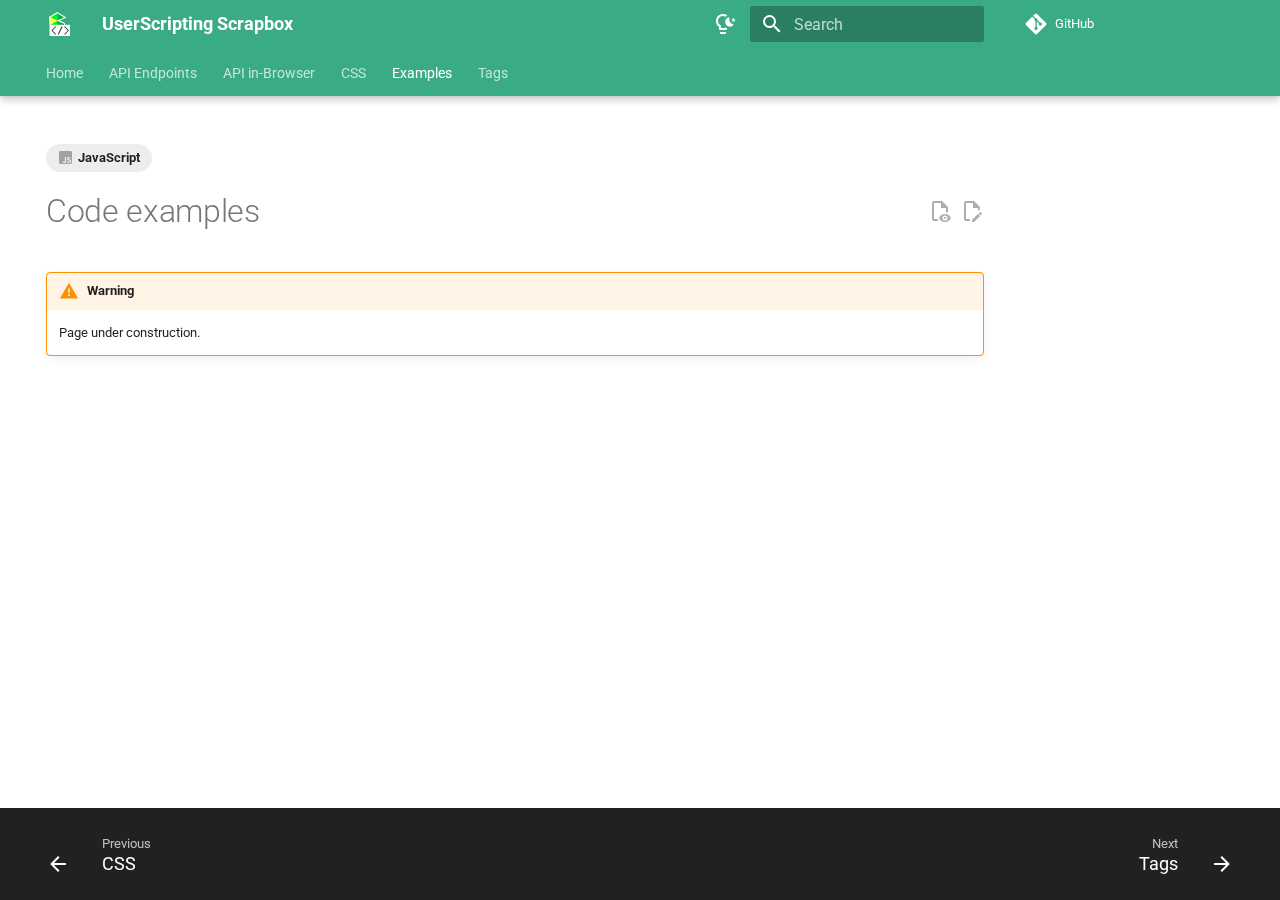
<file: docs/examples/index.html>
<!doctype html><html lang=en class=no-js> <head><meta charset=utf-8><meta name=viewport content="width=device-width,initial-scale=1"><meta name=description content="Code examples"><link href=../style/ rel=prev><link href=../tags/ rel=next><link rel=icon href=../img/favicon.svg><meta name=generator content="mkdocs-1.4.2, mkdocs-material-9.0.10"><title>Examples - UserScripting Scrapbox</title><link rel=stylesheet href=../assets/stylesheets/main.0d440cfe.min.css><link rel=stylesheet href=../assets/stylesheets/palette.2505c338.min.css><style>.md-tag-icon--html5{--md-tag-icon:url('data:image/svg+xml;charset=utf-8,<svg xmlns="http://www.w3.org/2000/svg" viewBox="0 0 384 512"><!--! Font Awesome Free 6.2.1 by @fontawesome - https://fontawesome.com License - https://fontawesome.com/license/free (Icons: CC BY 4.0, Fonts: SIL OFL 1.1, Code: MIT License) Copyright 2022 Fonticons, Inc.--><path d="m0 32 34.9 395.8L191.5 480l157.6-52.2L384 32H0zm308.2 127.9H124.4l4.1 49.4h175.6l-13.6 148.4-97.9 27v.3h-1.1l-98.7-27.3-6-75.8h47.7L138 320l53.5 14.5 53.7-14.5 6-62.2H84.3L71.5 112.2h241.1l-4.4 47.7z"/></svg>');}.md-tag-icon--css{--md-tag-icon:url('data:image/svg+xml;charset=utf-8,<svg xmlns="http://www.w3.org/2000/svg" viewBox="0 0 24 24"><path d="M1.5 0h21l-1.91 21.563L11.977 24l-8.565-2.438L1.5 0zm17.09 4.413L5.41 4.41l.213 2.622 10.125.002-.255 2.716h-6.64l.24 2.573h6.182l-.366 3.523-2.91.804-2.956-.81-.188-2.11h-2.61l.29 3.855L12 19.288l5.373-1.53L18.59 4.414z"/></svg>');}.md-tag-icon--api{--md-tag-icon:url('data:image/svg+xml;charset=utf-8,<svg xmlns="http://www.w3.org/2000/svg" viewBox="0 0 24 24"><path d="M7 7H5a2 2 0 0 0-2 2v8h2v-4h2v4h2V9a2 2 0 0 0-2-2m0 4H5V9h2m7-2h-4v10h2v-4h2a2 2 0 0 0 2-2V9a2 2 0 0 0-2-2m0 4h-2V9h2m6 0v6h1v2h-4v-2h1V9h-1V7h4v2Z"/></svg>');}.md-tag-icon--test-markup{--md-tag-icon:url('data:image/svg+xml;charset=utf-8,<svg xmlns="http://www.w3.org/2000/svg" viewBox="0 0 24 24"><path d="M7 2v2h1v14a4 4 0 0 0 4 4 4 4 0 0 0 4-4V4h1V2H7m4 14c-.6 0-1-.4-1-1s.4-1 1-1 1 .4 1 1-.4 1-1 1m2-4c-.6 0-1-.4-1-1s.4-1 1-1 1 .4 1 1-.4 1-1 1m1-5h-4V4h4v3Z"/></svg>');}.md-tag-icon--javascript{--md-tag-icon:url('data:image/svg+xml;charset=utf-8,<svg xmlns="http://www.w3.org/2000/svg" viewBox="0 0 448 512"><!--! Font Awesome Free 6.2.1 by @fontawesome - https://fontawesome.com License - https://fontawesome.com/license/free (Icons: CC BY 4.0, Fonts: SIL OFL 1.1, Code: MIT License) Copyright 2022 Fonticons, Inc.--><path d="M400 32H48C21.5 32 0 53.5 0 80v352c0 26.5 21.5 48 48 48h352c26.5 0 48-21.5 48-48V80c0-26.5-21.5-48-48-48zM243.8 381.4c0 43.6-25.6 63.5-62.9 63.5-33.7 0-53.2-17.4-63.2-38.5l34.3-20.7c6.6 11.7 12.6 21.6 27.1 21.6 13.8 0 22.6-5.4 22.6-26.5V237.7h42.1v143.7zm99.6 63.5c-39.1 0-64.4-18.6-76.7-43l34.3-19.8c9 14.7 20.8 25.6 41.5 25.6 17.4 0 28.6-8.7 28.6-20.8 0-14.4-11.4-19.5-30.7-28l-10.5-4.5c-30.4-12.9-50.5-29.2-50.5-63.5 0-31.6 24.1-55.6 61.6-55.6 26.8 0 46 9.3 59.8 33.7L368 290c-7.2-12.9-15-18-27.1-18-12.3 0-20.1 7.8-20.1 18 0 12.6 7.8 17.7 25.9 25.6l10.5 4.5c35.8 15.3 55.9 31 55.9 66.2 0 37.8-29.8 58.6-69.7 58.6z"/></svg>');}</style><link rel=preconnect href=https://fonts.gstatic.com crossorigin><link rel=stylesheet href="https://fonts.googleapis.com/css?family=Roboto:300,300i,400,400i,700,700i%7CRoboto+Mono:400,400i,700,700i&display=fallback"><style>:root{--md-text-font:"Roboto";--md-code-font:"Roboto Mono"}</style><link rel=stylesheet href=../css/extra.css><script>__md_scope=new URL("..",location),__md_hash=e=>[...e].reduce((e,_)=>(e<<5)-e+_.charCodeAt(0),0),__md_get=(e,_=localStorage,t=__md_scope)=>JSON.parse(_.getItem(t.pathname+"."+e)),__md_set=(e,_,t=localStorage,a=__md_scope)=>{try{t.setItem(a.pathname+"."+e,JSON.stringify(_))}catch(e){}}</script><meta property=og:type content=website><meta property=og:title content="Examples - UserScripting Scrapbox"><meta property=og:description content="Code examples"><meta property=og:image content=./assets/images/social/examples.png><meta property=og:image:type content=image/png><meta property=og:image:width content=1200><meta property=og:image:height content=630><meta property=og:url content=None><meta name=twitter:card content=summary_large_image><meta name=twitter:title content="Examples - UserScripting Scrapbox"><meta name=twitter:description content="Code examples"><meta name=twitter:image content=./assets/images/social/examples.png></head> <body dir=ltr data-md-color-scheme=default data-md-color-primary data-md-color-accent> <script>var palette=__md_get("__palette");if(palette&&"object"==typeof palette.color)for(var key of Object.keys(palette.color))document.body.setAttribute("data-md-color-"+key,palette.color[key])</script> <input class=md-toggle data-md-toggle=drawer type=checkbox id=__drawer autocomplete=off> <input class=md-toggle data-md-toggle=search type=checkbox id=__search autocomplete=off> <label class=md-overlay for=__drawer></label> <div data-md-component=skip> <a href=#code-examples class=md-skip> Skip to content </a> </div> <div data-md-component=announce> </div> <header class="md-header md-header--lifted" data-md-component=header> <nav class="md-header__inner md-grid" aria-label=Header> <a href=.. title="UserScripting Scrapbox" class="md-header__button md-logo" aria-label="UserScripting Scrapbox" data-md-component=logo> <img src=../img/favicon.svg alt=logo> </a> <label class="md-header__button md-icon" for=__drawer> <svg xmlns=http://www.w3.org/2000/svg viewbox="0 0 24 24"><path d="M3 6h18v2H3V6m0 5h18v2H3v-2m0 5h18v2H3v-2Z"/></svg> </label> <div class=md-header__title data-md-component=header-title> <div class=md-header__ellipsis> <div class=md-header__topic> <span class=md-ellipsis> UserScripting Scrapbox </span> </div> <div class=md-header__topic data-md-component=header-topic> <span class=md-ellipsis> Examples </span> </div> </div> </div> <form class=md-header__option data-md-component=palette> <input class=md-option data-md-color-media data-md-color-scheme=default data-md-color-primary data-md-color-accent aria-label="Switch to dark mode" type=radio name=__palette id=__palette_1> <label class="md-header__button md-icon" title="Switch to dark mode" for=__palette_2 hidden> <svg xmlns=http://www.w3.org/2000/svg viewbox="0 0 24 24"><path d="M6 20h6v1c0 .55-.45 1-1 1H7c-.55 0-1-.45-1-1v-1m5-5.11V16H7v-2.42C5.23 12.81 4 11.05 4 9c0-2.76 2.24-5 5-5 .9 0 1.73.26 2.46.67.54-.47 1.2-.86 1.89-1.17C12.16 2.57 10.65 2 9 2 5.13 2 2 5.13 2 9c0 2.38 1.19 4.47 3 5.74V17c0 .55.45 1 1 1h6c.55 0 1-.45 1-1v-.68c-.75-.36-1.43-.82-2-1.43m9.92-4.95-.5-1.64 1.3-1.08-1.68-.04-.63-1.58-.56 1.61-1.68.11 1.33 1.03-.4 1.65 1.4-.97 1.42.91m-1.8 2.31a4.622 4.622 0 0 1-3.27-2.28c-.73-1.26-.8-2.72-.35-4 .14-.34-.16-.68-.5-.63-3.44.66-5 4.79-2.78 7.61 1.81 2.24 5.28 2.32 7.17.05.23-.26.08-.7-.27-.75Z"/></svg> </label> <input class=md-option data-md-color-media data-md-color-scheme=slate data-md-color-primary data-md-color-accent aria-label="Switch to light mode" type=radio name=__palette id=__palette_2> <label class="md-header__button md-icon" title="Switch to light mode" for=__palette_1 hidden> <svg xmlns=http://www.w3.org/2000/svg viewbox="0 0 16 16"><path d="M8 12a4 4 0 1 1 0-8 4 4 0 0 1 0 8Zm0-1.5a2.5 2.5 0 1 0 0-5 2.5 2.5 0 0 0 0 5Zm5.657-8.157a.75.75 0 0 1 0 1.061l-1.061 1.06a.749.749 0 0 1-1.275-.326.749.749 0 0 1 .215-.734l1.06-1.06a.75.75 0 0 1 1.06 0Zm-9.193 9.193a.75.75 0 0 1 0 1.06l-1.06 1.061a.75.75 0 1 1-1.061-1.06l1.06-1.061a.75.75 0 0 1 1.061 0ZM8 0a.75.75 0 0 1 .75.75v1.5a.75.75 0 0 1-1.5 0V.75A.75.75 0 0 1 8 0ZM3 8a.75.75 0 0 1-.75.75H.75a.75.75 0 0 1 0-1.5h1.5A.75.75 0 0 1 3 8Zm13 0a.75.75 0 0 1-.75.75h-1.5a.75.75 0 0 1 0-1.5h1.5A.75.75 0 0 1 16 8Zm-8 5a.75.75 0 0 1 .75.75v1.5a.75.75 0 0 1-1.5 0v-1.5A.75.75 0 0 1 8 13Zm3.536-1.464a.75.75 0 0 1 1.06 0l1.061 1.06a.75.75 0 0 1-1.06 1.061l-1.061-1.06a.75.75 0 0 1 0-1.061ZM2.343 2.343a.75.75 0 0 1 1.061 0l1.06 1.061a.751.751 0 0 1-.018 1.042.751.751 0 0 1-1.042.018l-1.06-1.06a.75.75 0 0 1 0-1.06Z"/></svg> </label> </form> <label class="md-header__button md-icon" for=__search> <svg xmlns=http://www.w3.org/2000/svg viewbox="0 0 24 24"><path d="M9.5 3A6.5 6.5 0 0 1 16 9.5c0 1.61-.59 3.09-1.56 4.23l.27.27h.79l5 5-1.5 1.5-5-5v-.79l-.27-.27A6.516 6.516 0 0 1 9.5 16 6.5 6.5 0 0 1 3 9.5 6.5 6.5 0 0 1 9.5 3m0 2C7 5 5 7 5 9.5S7 14 9.5 14 14 12 14 9.5 12 5 9.5 5Z"/></svg> </label> <div class=md-search data-md-component=search role=dialog> <label class=md-search__overlay for=__search></label> <div class=md-search__inner role=search> <form class=md-search__form name=search> <input type=text class=md-search__input name=query aria-label=Search placeholder=Search autocapitalize=off autocorrect=off autocomplete=off spellcheck=false data-md-component=search-query required> <label class="md-search__icon md-icon" for=__search> <svg xmlns=http://www.w3.org/2000/svg viewbox="0 0 24 24"><path d="M9.5 3A6.5 6.5 0 0 1 16 9.5c0 1.61-.59 3.09-1.56 4.23l.27.27h.79l5 5-1.5 1.5-5-5v-.79l-.27-.27A6.516 6.516 0 0 1 9.5 16 6.5 6.5 0 0 1 3 9.5 6.5 6.5 0 0 1 9.5 3m0 2C7 5 5 7 5 9.5S7 14 9.5 14 14 12 14 9.5 12 5 9.5 5Z"/></svg> <svg xmlns=http://www.w3.org/2000/svg viewbox="0 0 24 24"><path d="M20 11v2H8l5.5 5.5-1.42 1.42L4.16 12l7.92-7.92L13.5 5.5 8 11h12Z"/></svg> </label> <nav class=md-search__options aria-label=Search> <button type=reset class="md-search__icon md-icon" title=Clear aria-label=Clear tabindex=-1> <svg xmlns=http://www.w3.org/2000/svg viewbox="0 0 24 24"><path d="M19 6.41 17.59 5 12 10.59 6.41 5 5 6.41 10.59 12 5 17.59 6.41 19 12 13.41 17.59 19 19 17.59 13.41 12 19 6.41Z"/></svg> </button> </nav> </form> <div class=md-search__output> <div class=md-search__scrollwrap data-md-scrollfix> <div class=md-search-result data-md-component=search-result> <div class=md-search-result__meta> Initializing search </div> <ol class=md-search-result__list role=presentation></ol> </div> </div> </div> </div> </div> <div class=md-header__source> <a href=https://github.com/reregaga/scrapbox-userscripts-docs/ title="Go to repository" class=md-source data-md-component=source> <div class="md-source__icon md-icon"> <svg xmlns=http://www.w3.org/2000/svg viewbox="0 0 448 512"><!-- Font Awesome Free 6.2.1 by @fontawesome - https://fontawesome.com License - https://fontawesome.com/license/free (Icons: CC BY 4.0, Fonts: SIL OFL 1.1, Code: MIT License) Copyright 2022 Fonticons, Inc.--><path d="M439.55 236.05 244 40.45a28.87 28.87 0 0 0-40.81 0l-40.66 40.63 51.52 51.52c27.06-9.14 52.68 16.77 43.39 43.68l49.66 49.66c34.23-11.8 61.18 31 35.47 56.69-26.49 26.49-70.21-2.87-56-37.34L240.22 199v121.85c25.3 12.54 22.26 41.85 9.08 55a34.34 34.34 0 0 1-48.55 0c-17.57-17.6-11.07-46.91 11.25-56v-123c-20.8-8.51-24.6-30.74-18.64-45L142.57 101 8.45 235.14a28.86 28.86 0 0 0 0 40.81l195.61 195.6a28.86 28.86 0 0 0 40.8 0l194.69-194.69a28.86 28.86 0 0 0 0-40.81z"/></svg> </div> <div class=md-source__repository> GitHub </div> </a> </div> </nav> <nav class=md-tabs aria-label=Tabs data-md-component=tabs> <div class="md-tabs__inner md-grid"> <ul class=md-tabs__list> <li class=md-tabs__item> <a href=.. class=md-tabs__link> Home </a> </li> <li class=md-tabs__item> <a href=../api-website/ class=md-tabs__link> API Endpoints </a> </li> <li class=md-tabs__item> <a href=../api-webbrowser/ class=md-tabs__link> API in-Browser </a> </li> <li class=md-tabs__item> <a href=../style/ class=md-tabs__link> CSS </a> </li> <li class=md-tabs__item> <a href=./ class="md-tabs__link md-tabs__link--active"> Examples </a> </li> <li class=md-tabs__item> <a href=../tags/ class=md-tabs__link> Tags </a> </li> </ul> </div> </nav> </header> <div class=md-container data-md-component=container> <main class=md-main data-md-component=main> <div class="md-main__inner md-grid"> <div class="md-sidebar md-sidebar--primary" data-md-component=sidebar data-md-type=navigation hidden> <div class=md-sidebar__scrollwrap> <div class=md-sidebar__inner> <nav class="md-nav md-nav--primary md-nav--lifted" aria-label=Navigation data-md-level=0> <label class=md-nav__title for=__drawer> <a href=.. title="UserScripting Scrapbox" class="md-nav__button md-logo" aria-label="UserScripting Scrapbox" data-md-component=logo> <img src=../img/favicon.svg alt=logo> </a> UserScripting Scrapbox </label> <div class=md-nav__source> <a href=https://github.com/reregaga/scrapbox-userscripts-docs/ title="Go to repository" class=md-source data-md-component=source> <div class="md-source__icon md-icon"> <svg xmlns=http://www.w3.org/2000/svg viewbox="0 0 448 512"><!-- Font Awesome Free 6.2.1 by @fontawesome - https://fontawesome.com License - https://fontawesome.com/license/free (Icons: CC BY 4.0, Fonts: SIL OFL 1.1, Code: MIT License) Copyright 2022 Fonticons, Inc.--><path d="M439.55 236.05 244 40.45a28.87 28.87 0 0 0-40.81 0l-40.66 40.63 51.52 51.52c27.06-9.14 52.68 16.77 43.39 43.68l49.66 49.66c34.23-11.8 61.18 31 35.47 56.69-26.49 26.49-70.21-2.87-56-37.34L240.22 199v121.85c25.3 12.54 22.26 41.85 9.08 55a34.34 34.34 0 0 1-48.55 0c-17.57-17.6-11.07-46.91 11.25-56v-123c-20.8-8.51-24.6-30.74-18.64-45L142.57 101 8.45 235.14a28.86 28.86 0 0 0 0 40.81l195.61 195.6a28.86 28.86 0 0 0 40.8 0l194.69-194.69a28.86 28.86 0 0 0 0-40.81z"/></svg> </div> <div class=md-source__repository> GitHub </div> </a> </div> <ul class=md-nav__list data-md-scrollfix> <li class=md-nav__item> <a href=.. class=md-nav__link> Home </a> </li> <li class=md-nav__item> <a href=../api-website/ class=md-nav__link> API Endpoints </a> </li> <li class=md-nav__item> <a href=../api-webbrowser/ class=md-nav__link> API in-Browser </a> </li> <li class=md-nav__item> <a href=../style/ class=md-nav__link> CSS </a> </li> <li class="md-nav__item md-nav__item--active"> <input class="md-nav__toggle md-toggle" type=checkbox id=__toc> <a href=./ class="md-nav__link md-nav__link--active"> Examples </a> </li> <li class=md-nav__item> <a href=../tags/ class=md-nav__link> Tags </a> </li> </ul> </nav> </div> </div> </div> <div class="md-sidebar md-sidebar--secondary" data-md-component=sidebar data-md-type=toc> <div class=md-sidebar__scrollwrap> <div class=md-sidebar__inner> <nav class="md-nav md-nav--secondary" aria-label="Table of contents"> </nav> </div> </div> </div> <div class=md-content data-md-component=content> <article class="md-content__inner md-typeset"> <nav class=md-tags> <a href=../tags/#javascript class="md-tag md-tag-icon md-tag-icon--javascript">JavaScript</a> </nav> <a href=https://github.com/reregaga/scrapbox-userscripts-docs/blob/main/md_docs/examples.md title="Edit this page" class="md-content__button md-icon"> <svg xmlns=http://www.w3.org/2000/svg viewbox="0 0 24 24"><path d="M10 20H6V4h7v5h5v3.1l2-2V8l-6-6H6c-1.1 0-2 .9-2 2v16c0 1.1.9 2 2 2h4v-2m10.2-7c.1 0 .3.1.4.2l1.3 1.3c.2.2.2.6 0 .8l-1 1-2.1-2.1 1-1c.1-.1.2-.2.4-.2m0 3.9L14.1 23H12v-2.1l6.1-6.1 2.1 2.1Z"/></svg> </a> <a href=https://github.com/reregaga/scrapbox-userscripts-docs/raw/main/md_docs/examples.md title="View source of this page" class="md-content__button md-icon"> <svg xmlns=http://www.w3.org/2000/svg viewbox="0 0 24 24"><path d="M17 18c.56 0 1 .44 1 1s-.44 1-1 1-1-.44-1-1 .44-1 1-1m0-3c-2.73 0-5.06 1.66-6 4 .94 2.34 3.27 4 6 4s5.06-1.66 6-4c-.94-2.34-3.27-4-6-4m0 6.5a2.5 2.5 0 0 1-2.5-2.5 2.5 2.5 0 0 1 2.5-2.5 2.5 2.5 0 0 1 2.5 2.5 2.5 2.5 0 0 1-2.5 2.5M9.27 20H6V4h7v5h5v4.07c.7.08 1.36.25 2 .49V8l-6-6H6a2 2 0 0 0-2 2v16a2 2 0 0 0 2 2h4.5a8.15 8.15 0 0 1-1.23-2Z"/></svg> </a> <h1 id=code-examples>Code examples<a class=headerlink href=#code-examples title="Permanent link">&para;</a></h1> <div class="admonition warning"> <p class=admonition-title>Warning</p> <p>Page under construction.</p> </div> </article> </div> </div> <a href=# class="md-top md-icon" data-md-component=top hidden> <svg xmlns=http://www.w3.org/2000/svg viewbox="0 0 24 24"><path d="M13 20h-2V8l-5.5 5.5-1.42-1.42L12 4.16l7.92 7.92-1.42 1.42L13 8v12Z"/></svg> Back to top </a> </main> <footer class=md-footer> <nav class="md-footer__inner md-grid" aria-label=Footer> <a href=../style/ class="md-footer__link md-footer__link--prev" aria-label="Previous: CSS" rel=prev> <div class="md-footer__button md-icon"> <svg xmlns=http://www.w3.org/2000/svg viewbox="0 0 24 24"><path d="M20 11v2H8l5.5 5.5-1.42 1.42L4.16 12l7.92-7.92L13.5 5.5 8 11h12Z"/></svg> </div> <div class=md-footer__title> <div class=md-ellipsis> <span class=md-footer__direction> Previous </span> CSS </div> </div> </a> <a href=../tags/ class="md-footer__link md-footer__link--next" aria-label="Next: Tags" rel=next> <div class=md-footer__title> <div class=md-ellipsis> <span class=md-footer__direction> Next </span> Tags </div> </div> <div class="md-footer__button md-icon"> <svg xmlns=http://www.w3.org/2000/svg viewbox="0 0 24 24"><path d="M4 11v2h12l-5.5 5.5 1.42 1.42L19.84 12l-7.92-7.92L10.5 5.5 16 11H4Z"/></svg> </div> </a> </nav> <div class="md-footer-meta md-typeset"> <div class="md-footer-meta__inner md-grid"> <div class=md-copyright> </div> </div> </div> </footer> </div> <div class=md-dialog data-md-component=dialog> <div class="md-dialog__inner md-typeset"></div> </div> <script id=__config type=application/json>{"base": "..", "features": ["content.action.edit", "content.action.view", "content.code.annotate", "content.code.copy", "navigation.tabs", "navigation.tabs.sticky", "navigation.top", "navigation.tracking", "navigation.footer", "toc.follow"], "search": "../assets/javascripts/workers/search.db81ec45.min.js", "tags": {"API": "api", "CSS": "css", "HTML5": "html5", "JavaScript": "javascript", "Special Page": "test-markup"}, "translations": {"clipboard.copied": "Copied to clipboard", "clipboard.copy": "Copy to clipboard", "search.result.more.one": "1 more on this page", "search.result.more.other": "# more on this page", "search.result.none": "No matching documents", "search.result.one": "1 matching document", "search.result.other": "# matching documents", "search.result.placeholder": "Type to start searching", "search.result.term.missing": "Missing", "select.version": "Select version"}}</script> <script src=../assets/javascripts/bundle.6df46069.min.js></script> </body> </html>
</file>
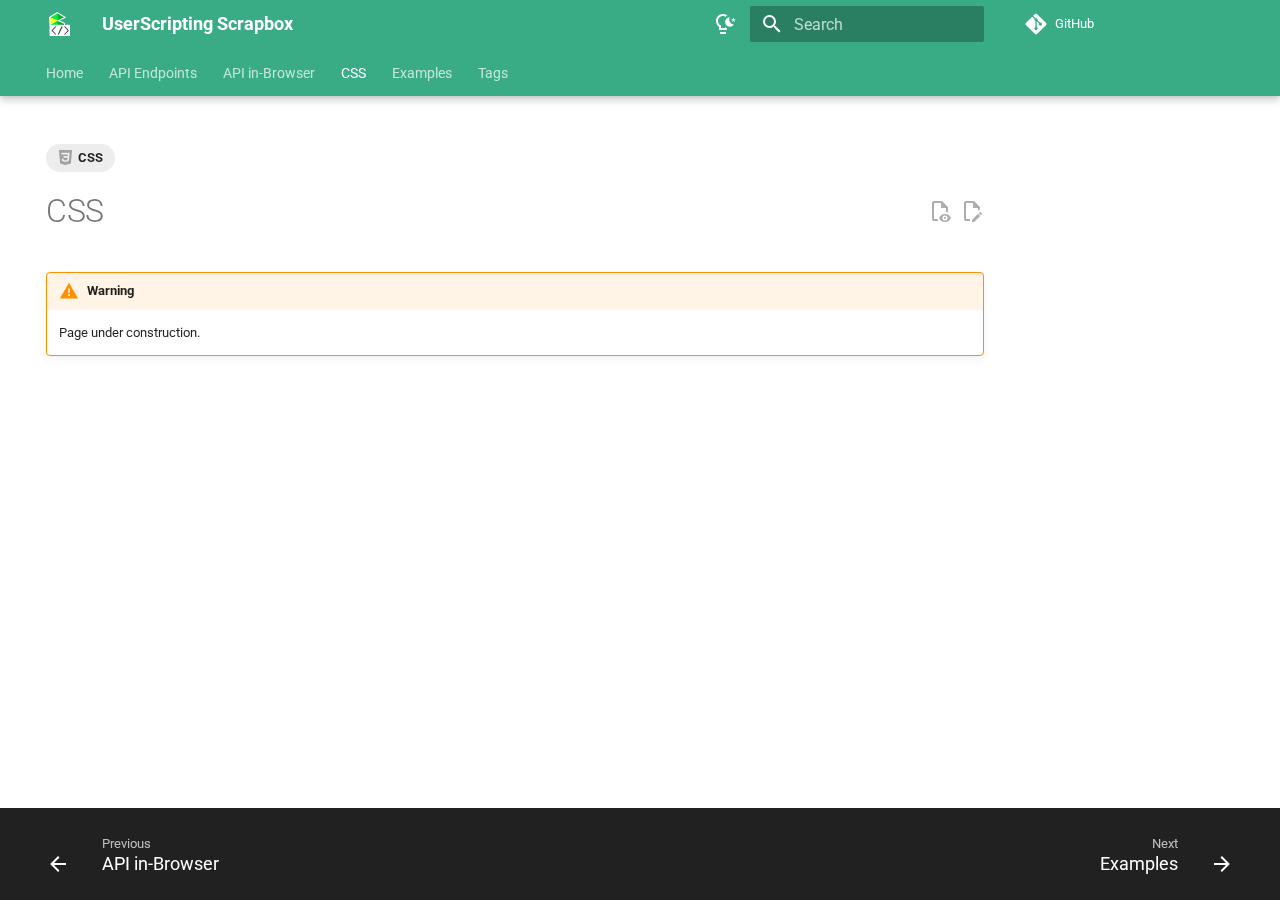
<file: docs/style/index.html>
<!doctype html><html lang=en class=no-js> <head><meta charset=utf-8><meta name=viewport content="width=device-width,initial-scale=1"><meta name=description content="Scrapbox CSS"><link href=../api-webbrowser/ rel=prev><link href=../examples/ rel=next><link rel=icon href=../img/favicon.svg><meta name=generator content="mkdocs-1.4.2, mkdocs-material-9.0.10"><title>CSS - UserScripting Scrapbox</title><link rel=stylesheet href=../assets/stylesheets/main.0d440cfe.min.css><link rel=stylesheet href=../assets/stylesheets/palette.2505c338.min.css><style>.md-tag-icon--html5{--md-tag-icon:url('data:image/svg+xml;charset=utf-8,<svg xmlns="http://www.w3.org/2000/svg" viewBox="0 0 384 512"><!--! Font Awesome Free 6.2.1 by @fontawesome - https://fontawesome.com License - https://fontawesome.com/license/free (Icons: CC BY 4.0, Fonts: SIL OFL 1.1, Code: MIT License) Copyright 2022 Fonticons, Inc.--><path d="m0 32 34.9 395.8L191.5 480l157.6-52.2L384 32H0zm308.2 127.9H124.4l4.1 49.4h175.6l-13.6 148.4-97.9 27v.3h-1.1l-98.7-27.3-6-75.8h47.7L138 320l53.5 14.5 53.7-14.5 6-62.2H84.3L71.5 112.2h241.1l-4.4 47.7z"/></svg>');}.md-tag-icon--css{--md-tag-icon:url('data:image/svg+xml;charset=utf-8,<svg xmlns="http://www.w3.org/2000/svg" viewBox="0 0 24 24"><path d="M1.5 0h21l-1.91 21.563L11.977 24l-8.565-2.438L1.5 0zm17.09 4.413L5.41 4.41l.213 2.622 10.125.002-.255 2.716h-6.64l.24 2.573h6.182l-.366 3.523-2.91.804-2.956-.81-.188-2.11h-2.61l.29 3.855L12 19.288l5.373-1.53L18.59 4.414z"/></svg>');}.md-tag-icon--api{--md-tag-icon:url('data:image/svg+xml;charset=utf-8,<svg xmlns="http://www.w3.org/2000/svg" viewBox="0 0 24 24"><path d="M7 7H5a2 2 0 0 0-2 2v8h2v-4h2v4h2V9a2 2 0 0 0-2-2m0 4H5V9h2m7-2h-4v10h2v-4h2a2 2 0 0 0 2-2V9a2 2 0 0 0-2-2m0 4h-2V9h2m6 0v6h1v2h-4v-2h1V9h-1V7h4v2Z"/></svg>');}.md-tag-icon--test-markup{--md-tag-icon:url('data:image/svg+xml;charset=utf-8,<svg xmlns="http://www.w3.org/2000/svg" viewBox="0 0 24 24"><path d="M7 2v2h1v14a4 4 0 0 0 4 4 4 4 0 0 0 4-4V4h1V2H7m4 14c-.6 0-1-.4-1-1s.4-1 1-1 1 .4 1 1-.4 1-1 1m2-4c-.6 0-1-.4-1-1s.4-1 1-1 1 .4 1 1-.4 1-1 1m1-5h-4V4h4v3Z"/></svg>');}.md-tag-icon--javascript{--md-tag-icon:url('data:image/svg+xml;charset=utf-8,<svg xmlns="http://www.w3.org/2000/svg" viewBox="0 0 448 512"><!--! Font Awesome Free 6.2.1 by @fontawesome - https://fontawesome.com License - https://fontawesome.com/license/free (Icons: CC BY 4.0, Fonts: SIL OFL 1.1, Code: MIT License) Copyright 2022 Fonticons, Inc.--><path d="M400 32H48C21.5 32 0 53.5 0 80v352c0 26.5 21.5 48 48 48h352c26.5 0 48-21.5 48-48V80c0-26.5-21.5-48-48-48zM243.8 381.4c0 43.6-25.6 63.5-62.9 63.5-33.7 0-53.2-17.4-63.2-38.5l34.3-20.7c6.6 11.7 12.6 21.6 27.1 21.6 13.8 0 22.6-5.4 22.6-26.5V237.7h42.1v143.7zm99.6 63.5c-39.1 0-64.4-18.6-76.7-43l34.3-19.8c9 14.7 20.8 25.6 41.5 25.6 17.4 0 28.6-8.7 28.6-20.8 0-14.4-11.4-19.5-30.7-28l-10.5-4.5c-30.4-12.9-50.5-29.2-50.5-63.5 0-31.6 24.1-55.6 61.6-55.6 26.8 0 46 9.3 59.8 33.7L368 290c-7.2-12.9-15-18-27.1-18-12.3 0-20.1 7.8-20.1 18 0 12.6 7.8 17.7 25.9 25.6l10.5 4.5c35.8 15.3 55.9 31 55.9 66.2 0 37.8-29.8 58.6-69.7 58.6z"/></svg>');}</style><link rel=preconnect href=https://fonts.gstatic.com crossorigin><link rel=stylesheet href="https://fonts.googleapis.com/css?family=Roboto:300,300i,400,400i,700,700i%7CRoboto+Mono:400,400i,700,700i&display=fallback"><style>:root{--md-text-font:"Roboto";--md-code-font:"Roboto Mono"}</style><link rel=stylesheet href=../css/extra.css><script>__md_scope=new URL("..",location),__md_hash=e=>[...e].reduce((e,_)=>(e<<5)-e+_.charCodeAt(0),0),__md_get=(e,_=localStorage,t=__md_scope)=>JSON.parse(_.getItem(t.pathname+"."+e)),__md_set=(e,_,t=localStorage,a=__md_scope)=>{try{t.setItem(a.pathname+"."+e,JSON.stringify(_))}catch(e){}}</script><meta property=og:type content=website><meta property=og:title content="CSS - UserScripting Scrapbox"><meta property=og:description content="Scrapbox CSS"><meta property=og:image content=./assets/images/social/style.png><meta property=og:image:type content=image/png><meta property=og:image:width content=1200><meta property=og:image:height content=630><meta property=og:url content=None><meta name=twitter:card content=summary_large_image><meta name=twitter:title content="CSS - UserScripting Scrapbox"><meta name=twitter:description content="Scrapbox CSS"><meta name=twitter:image content=./assets/images/social/style.png></head> <body dir=ltr data-md-color-scheme=default data-md-color-primary data-md-color-accent> <script>var palette=__md_get("__palette");if(palette&&"object"==typeof palette.color)for(var key of Object.keys(palette.color))document.body.setAttribute("data-md-color-"+key,palette.color[key])</script> <input class=md-toggle data-md-toggle=drawer type=checkbox id=__drawer autocomplete=off> <input class=md-toggle data-md-toggle=search type=checkbox id=__search autocomplete=off> <label class=md-overlay for=__drawer></label> <div data-md-component=skip> <a href=#css class=md-skip> Skip to content </a> </div> <div data-md-component=announce> </div> <header class="md-header md-header--lifted" data-md-component=header> <nav class="md-header__inner md-grid" aria-label=Header> <a href=.. title="UserScripting Scrapbox" class="md-header__button md-logo" aria-label="UserScripting Scrapbox" data-md-component=logo> <img src=../img/favicon.svg alt=logo> </a> <label class="md-header__button md-icon" for=__drawer> <svg xmlns=http://www.w3.org/2000/svg viewbox="0 0 24 24"><path d="M3 6h18v2H3V6m0 5h18v2H3v-2m0 5h18v2H3v-2Z"/></svg> </label> <div class=md-header__title data-md-component=header-title> <div class=md-header__ellipsis> <div class=md-header__topic> <span class=md-ellipsis> UserScripting Scrapbox </span> </div> <div class=md-header__topic data-md-component=header-topic> <span class=md-ellipsis> CSS </span> </div> </div> </div> <form class=md-header__option data-md-component=palette> <input class=md-option data-md-color-media data-md-color-scheme=default data-md-color-primary data-md-color-accent aria-label="Switch to dark mode" type=radio name=__palette id=__palette_1> <label class="md-header__button md-icon" title="Switch to dark mode" for=__palette_2 hidden> <svg xmlns=http://www.w3.org/2000/svg viewbox="0 0 24 24"><path d="M6 20h6v1c0 .55-.45 1-1 1H7c-.55 0-1-.45-1-1v-1m5-5.11V16H7v-2.42C5.23 12.81 4 11.05 4 9c0-2.76 2.24-5 5-5 .9 0 1.73.26 2.46.67.54-.47 1.2-.86 1.89-1.17C12.16 2.57 10.65 2 9 2 5.13 2 2 5.13 2 9c0 2.38 1.19 4.47 3 5.74V17c0 .55.45 1 1 1h6c.55 0 1-.45 1-1v-.68c-.75-.36-1.43-.82-2-1.43m9.92-4.95-.5-1.64 1.3-1.08-1.68-.04-.63-1.58-.56 1.61-1.68.11 1.33 1.03-.4 1.65 1.4-.97 1.42.91m-1.8 2.31a4.622 4.622 0 0 1-3.27-2.28c-.73-1.26-.8-2.72-.35-4 .14-.34-.16-.68-.5-.63-3.44.66-5 4.79-2.78 7.61 1.81 2.24 5.28 2.32 7.17.05.23-.26.08-.7-.27-.75Z"/></svg> </label> <input class=md-option data-md-color-media data-md-color-scheme=slate data-md-color-primary data-md-color-accent aria-label="Switch to light mode" type=radio name=__palette id=__palette_2> <label class="md-header__button md-icon" title="Switch to light mode" for=__palette_1 hidden> <svg xmlns=http://www.w3.org/2000/svg viewbox="0 0 16 16"><path d="M8 12a4 4 0 1 1 0-8 4 4 0 0 1 0 8Zm0-1.5a2.5 2.5 0 1 0 0-5 2.5 2.5 0 0 0 0 5Zm5.657-8.157a.75.75 0 0 1 0 1.061l-1.061 1.06a.749.749 0 0 1-1.275-.326.749.749 0 0 1 .215-.734l1.06-1.06a.75.75 0 0 1 1.06 0Zm-9.193 9.193a.75.75 0 0 1 0 1.06l-1.06 1.061a.75.75 0 1 1-1.061-1.06l1.06-1.061a.75.75 0 0 1 1.061 0ZM8 0a.75.75 0 0 1 .75.75v1.5a.75.75 0 0 1-1.5 0V.75A.75.75 0 0 1 8 0ZM3 8a.75.75 0 0 1-.75.75H.75a.75.75 0 0 1 0-1.5h1.5A.75.75 0 0 1 3 8Zm13 0a.75.75 0 0 1-.75.75h-1.5a.75.75 0 0 1 0-1.5h1.5A.75.75 0 0 1 16 8Zm-8 5a.75.75 0 0 1 .75.75v1.5a.75.75 0 0 1-1.5 0v-1.5A.75.75 0 0 1 8 13Zm3.536-1.464a.75.75 0 0 1 1.06 0l1.061 1.06a.75.75 0 0 1-1.06 1.061l-1.061-1.06a.75.75 0 0 1 0-1.061ZM2.343 2.343a.75.75 0 0 1 1.061 0l1.06 1.061a.751.751 0 0 1-.018 1.042.751.751 0 0 1-1.042.018l-1.06-1.06a.75.75 0 0 1 0-1.06Z"/></svg> </label> </form> <label class="md-header__button md-icon" for=__search> <svg xmlns=http://www.w3.org/2000/svg viewbox="0 0 24 24"><path d="M9.5 3A6.5 6.5 0 0 1 16 9.5c0 1.61-.59 3.09-1.56 4.23l.27.27h.79l5 5-1.5 1.5-5-5v-.79l-.27-.27A6.516 6.516 0 0 1 9.5 16 6.5 6.5 0 0 1 3 9.5 6.5 6.5 0 0 1 9.5 3m0 2C7 5 5 7 5 9.5S7 14 9.5 14 14 12 14 9.5 12 5 9.5 5Z"/></svg> </label> <div class=md-search data-md-component=search role=dialog> <label class=md-search__overlay for=__search></label> <div class=md-search__inner role=search> <form class=md-search__form name=search> <input type=text class=md-search__input name=query aria-label=Search placeholder=Search autocapitalize=off autocorrect=off autocomplete=off spellcheck=false data-md-component=search-query required> <label class="md-search__icon md-icon" for=__search> <svg xmlns=http://www.w3.org/2000/svg viewbox="0 0 24 24"><path d="M9.5 3A6.5 6.5 0 0 1 16 9.5c0 1.61-.59 3.09-1.56 4.23l.27.27h.79l5 5-1.5 1.5-5-5v-.79l-.27-.27A6.516 6.516 0 0 1 9.5 16 6.5 6.5 0 0 1 3 9.5 6.5 6.5 0 0 1 9.5 3m0 2C7 5 5 7 5 9.5S7 14 9.5 14 14 12 14 9.5 12 5 9.5 5Z"/></svg> <svg xmlns=http://www.w3.org/2000/svg viewbox="0 0 24 24"><path d="M20 11v2H8l5.5 5.5-1.42 1.42L4.16 12l7.92-7.92L13.5 5.5 8 11h12Z"/></svg> </label> <nav class=md-search__options aria-label=Search> <button type=reset class="md-search__icon md-icon" title=Clear aria-label=Clear tabindex=-1> <svg xmlns=http://www.w3.org/2000/svg viewbox="0 0 24 24"><path d="M19 6.41 17.59 5 12 10.59 6.41 5 5 6.41 10.59 12 5 17.59 6.41 19 12 13.41 17.59 19 19 17.59 13.41 12 19 6.41Z"/></svg> </button> </nav> </form> <div class=md-search__output> <div class=md-search__scrollwrap data-md-scrollfix> <div class=md-search-result data-md-component=search-result> <div class=md-search-result__meta> Initializing search </div> <ol class=md-search-result__list role=presentation></ol> </div> </div> </div> </div> </div> <div class=md-header__source> <a href=https://github.com/reregaga/scrapbox-userscripts-docs/ title="Go to repository" class=md-source data-md-component=source> <div class="md-source__icon md-icon"> <svg xmlns=http://www.w3.org/2000/svg viewbox="0 0 448 512"><!-- Font Awesome Free 6.2.1 by @fontawesome - https://fontawesome.com License - https://fontawesome.com/license/free (Icons: CC BY 4.0, Fonts: SIL OFL 1.1, Code: MIT License) Copyright 2022 Fonticons, Inc.--><path d="M439.55 236.05 244 40.45a28.87 28.87 0 0 0-40.81 0l-40.66 40.63 51.52 51.52c27.06-9.14 52.68 16.77 43.39 43.68l49.66 49.66c34.23-11.8 61.18 31 35.47 56.69-26.49 26.49-70.21-2.87-56-37.34L240.22 199v121.85c25.3 12.54 22.26 41.85 9.08 55a34.34 34.34 0 0 1-48.55 0c-17.57-17.6-11.07-46.91 11.25-56v-123c-20.8-8.51-24.6-30.74-18.64-45L142.57 101 8.45 235.14a28.86 28.86 0 0 0 0 40.81l195.61 195.6a28.86 28.86 0 0 0 40.8 0l194.69-194.69a28.86 28.86 0 0 0 0-40.81z"/></svg> </div> <div class=md-source__repository> GitHub </div> </a> </div> </nav> <nav class=md-tabs aria-label=Tabs data-md-component=tabs> <div class="md-tabs__inner md-grid"> <ul class=md-tabs__list> <li class=md-tabs__item> <a href=.. class=md-tabs__link> Home </a> </li> <li class=md-tabs__item> <a href=../api-website/ class=md-tabs__link> API Endpoints </a> </li> <li class=md-tabs__item> <a href=../api-webbrowser/ class=md-tabs__link> API in-Browser </a> </li> <li class=md-tabs__item> <a href=./ class="md-tabs__link md-tabs__link--active"> CSS </a> </li> <li class=md-tabs__item> <a href=../examples/ class=md-tabs__link> Examples </a> </li> <li class=md-tabs__item> <a href=../tags/ class=md-tabs__link> Tags </a> </li> </ul> </div> </nav> </header> <div class=md-container data-md-component=container> <main class=md-main data-md-component=main> <div class="md-main__inner md-grid"> <div class="md-sidebar md-sidebar--primary" data-md-component=sidebar data-md-type=navigation hidden> <div class=md-sidebar__scrollwrap> <div class=md-sidebar__inner> <nav class="md-nav md-nav--primary md-nav--lifted" aria-label=Navigation data-md-level=0> <label class=md-nav__title for=__drawer> <a href=.. title="UserScripting Scrapbox" class="md-nav__button md-logo" aria-label="UserScripting Scrapbox" data-md-component=logo> <img src=../img/favicon.svg alt=logo> </a> UserScripting Scrapbox </label> <div class=md-nav__source> <a href=https://github.com/reregaga/scrapbox-userscripts-docs/ title="Go to repository" class=md-source data-md-component=source> <div class="md-source__icon md-icon"> <svg xmlns=http://www.w3.org/2000/svg viewbox="0 0 448 512"><!-- Font Awesome Free 6.2.1 by @fontawesome - https://fontawesome.com License - https://fontawesome.com/license/free (Icons: CC BY 4.0, Fonts: SIL OFL 1.1, Code: MIT License) Copyright 2022 Fonticons, Inc.--><path d="M439.55 236.05 244 40.45a28.87 28.87 0 0 0-40.81 0l-40.66 40.63 51.52 51.52c27.06-9.14 52.68 16.77 43.39 43.68l49.66 49.66c34.23-11.8 61.18 31 35.47 56.69-26.49 26.49-70.21-2.87-56-37.34L240.22 199v121.85c25.3 12.54 22.26 41.85 9.08 55a34.34 34.34 0 0 1-48.55 0c-17.57-17.6-11.07-46.91 11.25-56v-123c-20.8-8.51-24.6-30.74-18.64-45L142.57 101 8.45 235.14a28.86 28.86 0 0 0 0 40.81l195.61 195.6a28.86 28.86 0 0 0 40.8 0l194.69-194.69a28.86 28.86 0 0 0 0-40.81z"/></svg> </div> <div class=md-source__repository> GitHub </div> </a> </div> <ul class=md-nav__list data-md-scrollfix> <li class=md-nav__item> <a href=.. class=md-nav__link> Home </a> </li> <li class=md-nav__item> <a href=../api-website/ class=md-nav__link> API Endpoints </a> </li> <li class=md-nav__item> <a href=../api-webbrowser/ class=md-nav__link> API in-Browser </a> </li> <li class="md-nav__item md-nav__item--active"> <input class="md-nav__toggle md-toggle" type=checkbox id=__toc> <a href=./ class="md-nav__link md-nav__link--active"> CSS </a> </li> <li class=md-nav__item> <a href=../examples/ class=md-nav__link> Examples </a> </li> <li class=md-nav__item> <a href=../tags/ class=md-nav__link> Tags </a> </li> </ul> </nav> </div> </div> </div> <div class="md-sidebar md-sidebar--secondary" data-md-component=sidebar data-md-type=toc> <div class=md-sidebar__scrollwrap> <div class=md-sidebar__inner> <nav class="md-nav md-nav--secondary" aria-label="Table of contents"> </nav> </div> </div> </div> <div class=md-content data-md-component=content> <article class="md-content__inner md-typeset"> <nav class=md-tags> <a href=../tags/#css class="md-tag md-tag-icon md-tag-icon--css">CSS</a> </nav> <a href=https://github.com/reregaga/scrapbox-userscripts-docs/blob/main/md_docs/style.md title="Edit this page" class="md-content__button md-icon"> <svg xmlns=http://www.w3.org/2000/svg viewbox="0 0 24 24"><path d="M10 20H6V4h7v5h5v3.1l2-2V8l-6-6H6c-1.1 0-2 .9-2 2v16c0 1.1.9 2 2 2h4v-2m10.2-7c.1 0 .3.1.4.2l1.3 1.3c.2.2.2.6 0 .8l-1 1-2.1-2.1 1-1c.1-.1.2-.2.4-.2m0 3.9L14.1 23H12v-2.1l6.1-6.1 2.1 2.1Z"/></svg> </a> <a href=https://github.com/reregaga/scrapbox-userscripts-docs/raw/main/md_docs/style.md title="View source of this page" class="md-content__button md-icon"> <svg xmlns=http://www.w3.org/2000/svg viewbox="0 0 24 24"><path d="M17 18c.56 0 1 .44 1 1s-.44 1-1 1-1-.44-1-1 .44-1 1-1m0-3c-2.73 0-5.06 1.66-6 4 .94 2.34 3.27 4 6 4s5.06-1.66 6-4c-.94-2.34-3.27-4-6-4m0 6.5a2.5 2.5 0 0 1-2.5-2.5 2.5 2.5 0 0 1 2.5-2.5 2.5 2.5 0 0 1 2.5 2.5 2.5 2.5 0 0 1-2.5 2.5M9.27 20H6V4h7v5h5v4.07c.7.08 1.36.25 2 .49V8l-6-6H6a2 2 0 0 0-2 2v16a2 2 0 0 0 2 2h4.5a8.15 8.15 0 0 1-1.23-2Z"/></svg> </a> <h1 id=css>CSS<a class=headerlink href=#css title="Permanent link">&para;</a></h1> <div class="admonition warning"> <p class=admonition-title>Warning</p> <p>Page under construction.</p> </div> </article> </div> </div> <a href=# class="md-top md-icon" data-md-component=top hidden> <svg xmlns=http://www.w3.org/2000/svg viewbox="0 0 24 24"><path d="M13 20h-2V8l-5.5 5.5-1.42-1.42L12 4.16l7.92 7.92-1.42 1.42L13 8v12Z"/></svg> Back to top </a> </main> <footer class=md-footer> <nav class="md-footer__inner md-grid" aria-label=Footer> <a href=../api-webbrowser/ class="md-footer__link md-footer__link--prev" aria-label="Previous: API in-Browser" rel=prev> <div class="md-footer__button md-icon"> <svg xmlns=http://www.w3.org/2000/svg viewbox="0 0 24 24"><path d="M20 11v2H8l5.5 5.5-1.42 1.42L4.16 12l7.92-7.92L13.5 5.5 8 11h12Z"/></svg> </div> <div class=md-footer__title> <div class=md-ellipsis> <span class=md-footer__direction> Previous </span> API in-Browser </div> </div> </a> <a href=../examples/ class="md-footer__link md-footer__link--next" aria-label="Next: Examples" rel=next> <div class=md-footer__title> <div class=md-ellipsis> <span class=md-footer__direction> Next </span> Examples </div> </div> <div class="md-footer__button md-icon"> <svg xmlns=http://www.w3.org/2000/svg viewbox="0 0 24 24"><path d="M4 11v2h12l-5.5 5.5 1.42 1.42L19.84 12l-7.92-7.92L10.5 5.5 16 11H4Z"/></svg> </div> </a> </nav> <div class="md-footer-meta md-typeset"> <div class="md-footer-meta__inner md-grid"> <div class=md-copyright> </div> </div> </div> </footer> </div> <div class=md-dialog data-md-component=dialog> <div class="md-dialog__inner md-typeset"></div> </div> <script id=__config type=application/json>{"base": "..", "features": ["content.action.edit", "content.action.view", "content.code.annotate", "content.code.copy", "navigation.tabs", "navigation.tabs.sticky", "navigation.top", "navigation.tracking", "navigation.footer", "toc.follow"], "search": "../assets/javascripts/workers/search.db81ec45.min.js", "tags": {"API": "api", "CSS": "css", "HTML5": "html5", "JavaScript": "javascript", "Special Page": "test-markup"}, "translations": {"clipboard.copied": "Copied to clipboard", "clipboard.copy": "Copy to clipboard", "search.result.more.one": "1 more on this page", "search.result.more.other": "# more on this page", "search.result.none": "No matching documents", "search.result.one": "1 matching document", "search.result.other": "# matching documents", "search.result.placeholder": "Type to start searching", "search.result.term.missing": "Missing", "select.version": "Select version"}}</script> <script src=../assets/javascripts/bundle.6df46069.min.js></script> </body> </html>
</file>
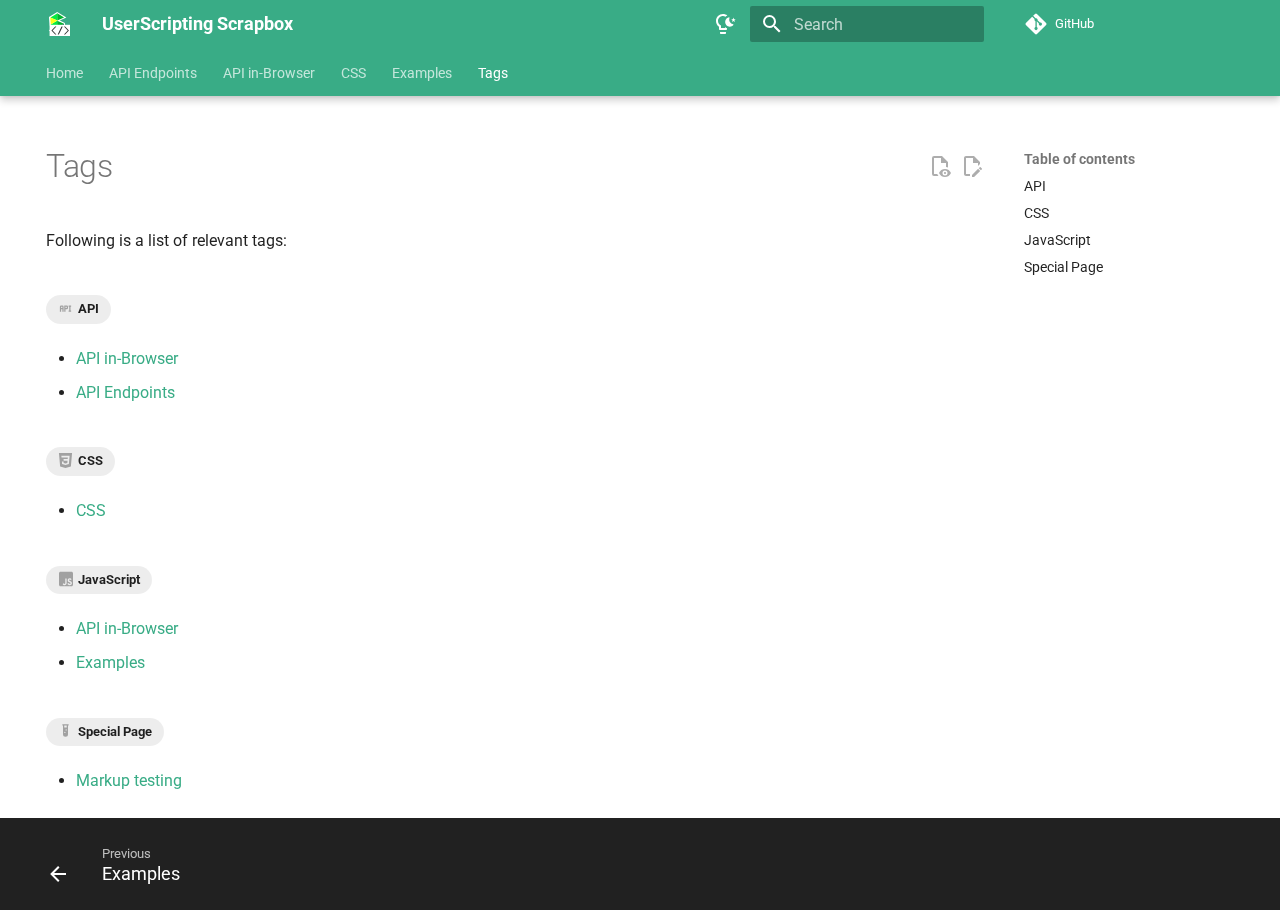
<file: docs/tags/index.html>
<!doctype html><html lang=en class=no-js> <head><meta charset=utf-8><meta name=viewport content="width=device-width,initial-scale=1"><meta name=description content="Unofficial wiki about userscripts for Scrapbox.io"><link href=../examples/ rel=prev><link rel=icon href=../img/favicon.svg><meta name=generator content="mkdocs-1.4.2, mkdocs-material-9.0.10"><title>Tags - UserScripting Scrapbox</title><link rel=stylesheet href=../assets/stylesheets/main.0d440cfe.min.css><link rel=stylesheet href=../assets/stylesheets/palette.2505c338.min.css><style>.md-tag-icon--html5{--md-tag-icon:url('data:image/svg+xml;charset=utf-8,<svg xmlns="http://www.w3.org/2000/svg" viewBox="0 0 384 512"><!--! Font Awesome Free 6.2.1 by @fontawesome - https://fontawesome.com License - https://fontawesome.com/license/free (Icons: CC BY 4.0, Fonts: SIL OFL 1.1, Code: MIT License) Copyright 2022 Fonticons, Inc.--><path d="m0 32 34.9 395.8L191.5 480l157.6-52.2L384 32H0zm308.2 127.9H124.4l4.1 49.4h175.6l-13.6 148.4-97.9 27v.3h-1.1l-98.7-27.3-6-75.8h47.7L138 320l53.5 14.5 53.7-14.5 6-62.2H84.3L71.5 112.2h241.1l-4.4 47.7z"/></svg>');}.md-tag-icon--css{--md-tag-icon:url('data:image/svg+xml;charset=utf-8,<svg xmlns="http://www.w3.org/2000/svg" viewBox="0 0 24 24"><path d="M1.5 0h21l-1.91 21.563L11.977 24l-8.565-2.438L1.5 0zm17.09 4.413L5.41 4.41l.213 2.622 10.125.002-.255 2.716h-6.64l.24 2.573h6.182l-.366 3.523-2.91.804-2.956-.81-.188-2.11h-2.61l.29 3.855L12 19.288l5.373-1.53L18.59 4.414z"/></svg>');}.md-tag-icon--api{--md-tag-icon:url('data:image/svg+xml;charset=utf-8,<svg xmlns="http://www.w3.org/2000/svg" viewBox="0 0 24 24"><path d="M7 7H5a2 2 0 0 0-2 2v8h2v-4h2v4h2V9a2 2 0 0 0-2-2m0 4H5V9h2m7-2h-4v10h2v-4h2a2 2 0 0 0 2-2V9a2 2 0 0 0-2-2m0 4h-2V9h2m6 0v6h1v2h-4v-2h1V9h-1V7h4v2Z"/></svg>');}.md-tag-icon--test-markup{--md-tag-icon:url('data:image/svg+xml;charset=utf-8,<svg xmlns="http://www.w3.org/2000/svg" viewBox="0 0 24 24"><path d="M7 2v2h1v14a4 4 0 0 0 4 4 4 4 0 0 0 4-4V4h1V2H7m4 14c-.6 0-1-.4-1-1s.4-1 1-1 1 .4 1 1-.4 1-1 1m2-4c-.6 0-1-.4-1-1s.4-1 1-1 1 .4 1 1-.4 1-1 1m1-5h-4V4h4v3Z"/></svg>');}.md-tag-icon--javascript{--md-tag-icon:url('data:image/svg+xml;charset=utf-8,<svg xmlns="http://www.w3.org/2000/svg" viewBox="0 0 448 512"><!--! Font Awesome Free 6.2.1 by @fontawesome - https://fontawesome.com License - https://fontawesome.com/license/free (Icons: CC BY 4.0, Fonts: SIL OFL 1.1, Code: MIT License) Copyright 2022 Fonticons, Inc.--><path d="M400 32H48C21.5 32 0 53.5 0 80v352c0 26.5 21.5 48 48 48h352c26.5 0 48-21.5 48-48V80c0-26.5-21.5-48-48-48zM243.8 381.4c0 43.6-25.6 63.5-62.9 63.5-33.7 0-53.2-17.4-63.2-38.5l34.3-20.7c6.6 11.7 12.6 21.6 27.1 21.6 13.8 0 22.6-5.4 22.6-26.5V237.7h42.1v143.7zm99.6 63.5c-39.1 0-64.4-18.6-76.7-43l34.3-19.8c9 14.7 20.8 25.6 41.5 25.6 17.4 0 28.6-8.7 28.6-20.8 0-14.4-11.4-19.5-30.7-28l-10.5-4.5c-30.4-12.9-50.5-29.2-50.5-63.5 0-31.6 24.1-55.6 61.6-55.6 26.8 0 46 9.3 59.8 33.7L368 290c-7.2-12.9-15-18-27.1-18-12.3 0-20.1 7.8-20.1 18 0 12.6 7.8 17.7 25.9 25.6l10.5 4.5c35.8 15.3 55.9 31 55.9 66.2 0 37.8-29.8 58.6-69.7 58.6z"/></svg>');}</style><link rel=preconnect href=https://fonts.gstatic.com crossorigin><link rel=stylesheet href="https://fonts.googleapis.com/css?family=Roboto:300,300i,400,400i,700,700i%7CRoboto+Mono:400,400i,700,700i&display=fallback"><style>:root{--md-text-font:"Roboto";--md-code-font:"Roboto Mono"}</style><link rel=stylesheet href=../css/extra.css><script>__md_scope=new URL("..",location),__md_hash=e=>[...e].reduce((e,_)=>(e<<5)-e+_.charCodeAt(0),0),__md_get=(e,_=localStorage,t=__md_scope)=>JSON.parse(_.getItem(t.pathname+"."+e)),__md_set=(e,_,t=localStorage,a=__md_scope)=>{try{t.setItem(a.pathname+"."+e,JSON.stringify(_))}catch(e){}}</script><meta property=og:type content=website><meta property=og:title content="Tags - UserScripting Scrapbox"><meta property=og:description content="Unofficial wiki about userscripts for Scrapbox.io"><meta property=og:image content=./assets/images/social/tags.png><meta property=og:image:type content=image/png><meta property=og:image:width content=1200><meta property=og:image:height content=630><meta property=og:url content=None><meta name=twitter:card content=summary_large_image><meta name=twitter:title content="Tags - UserScripting Scrapbox"><meta name=twitter:description content="Unofficial wiki about userscripts for Scrapbox.io"><meta name=twitter:image content=./assets/images/social/tags.png></head> <body dir=ltr data-md-color-scheme=default data-md-color-primary data-md-color-accent> <script>var palette=__md_get("__palette");if(palette&&"object"==typeof palette.color)for(var key of Object.keys(palette.color))document.body.setAttribute("data-md-color-"+key,palette.color[key])</script> <input class=md-toggle data-md-toggle=drawer type=checkbox id=__drawer autocomplete=off> <input class=md-toggle data-md-toggle=search type=checkbox id=__search autocomplete=off> <label class=md-overlay for=__drawer></label> <div data-md-component=skip> <a href=#tags class=md-skip> Skip to content </a> </div> <div data-md-component=announce> </div> <header class="md-header md-header--lifted" data-md-component=header> <nav class="md-header__inner md-grid" aria-label=Header> <a href=.. title="UserScripting Scrapbox" class="md-header__button md-logo" aria-label="UserScripting Scrapbox" data-md-component=logo> <img src=../img/favicon.svg alt=logo> </a> <label class="md-header__button md-icon" for=__drawer> <svg xmlns=http://www.w3.org/2000/svg viewbox="0 0 24 24"><path d="M3 6h18v2H3V6m0 5h18v2H3v-2m0 5h18v2H3v-2Z"/></svg> </label> <div class=md-header__title data-md-component=header-title> <div class=md-header__ellipsis> <div class=md-header__topic> <span class=md-ellipsis> UserScripting Scrapbox </span> </div> <div class=md-header__topic data-md-component=header-topic> <span class=md-ellipsis> Tags </span> </div> </div> </div> <form class=md-header__option data-md-component=palette> <input class=md-option data-md-color-media data-md-color-scheme=default data-md-color-primary data-md-color-accent aria-label="Switch to dark mode" type=radio name=__palette id=__palette_1> <label class="md-header__button md-icon" title="Switch to dark mode" for=__palette_2 hidden> <svg xmlns=http://www.w3.org/2000/svg viewbox="0 0 24 24"><path d="M6 20h6v1c0 .55-.45 1-1 1H7c-.55 0-1-.45-1-1v-1m5-5.11V16H7v-2.42C5.23 12.81 4 11.05 4 9c0-2.76 2.24-5 5-5 .9 0 1.73.26 2.46.67.54-.47 1.2-.86 1.89-1.17C12.16 2.57 10.65 2 9 2 5.13 2 2 5.13 2 9c0 2.38 1.19 4.47 3 5.74V17c0 .55.45 1 1 1h6c.55 0 1-.45 1-1v-.68c-.75-.36-1.43-.82-2-1.43m9.92-4.95-.5-1.64 1.3-1.08-1.68-.04-.63-1.58-.56 1.61-1.68.11 1.33 1.03-.4 1.65 1.4-.97 1.42.91m-1.8 2.31a4.622 4.622 0 0 1-3.27-2.28c-.73-1.26-.8-2.72-.35-4 .14-.34-.16-.68-.5-.63-3.44.66-5 4.79-2.78 7.61 1.81 2.24 5.28 2.32 7.17.05.23-.26.08-.7-.27-.75Z"/></svg> </label> <input class=md-option data-md-color-media data-md-color-scheme=slate data-md-color-primary data-md-color-accent aria-label="Switch to light mode" type=radio name=__palette id=__palette_2> <label class="md-header__button md-icon" title="Switch to light mode" for=__palette_1 hidden> <svg xmlns=http://www.w3.org/2000/svg viewbox="0 0 16 16"><path d="M8 12a4 4 0 1 1 0-8 4 4 0 0 1 0 8Zm0-1.5a2.5 2.5 0 1 0 0-5 2.5 2.5 0 0 0 0 5Zm5.657-8.157a.75.75 0 0 1 0 1.061l-1.061 1.06a.749.749 0 0 1-1.275-.326.749.749 0 0 1 .215-.734l1.06-1.06a.75.75 0 0 1 1.06 0Zm-9.193 9.193a.75.75 0 0 1 0 1.06l-1.06 1.061a.75.75 0 1 1-1.061-1.06l1.06-1.061a.75.75 0 0 1 1.061 0ZM8 0a.75.75 0 0 1 .75.75v1.5a.75.75 0 0 1-1.5 0V.75A.75.75 0 0 1 8 0ZM3 8a.75.75 0 0 1-.75.75H.75a.75.75 0 0 1 0-1.5h1.5A.75.75 0 0 1 3 8Zm13 0a.75.75 0 0 1-.75.75h-1.5a.75.75 0 0 1 0-1.5h1.5A.75.75 0 0 1 16 8Zm-8 5a.75.75 0 0 1 .75.75v1.5a.75.75 0 0 1-1.5 0v-1.5A.75.75 0 0 1 8 13Zm3.536-1.464a.75.75 0 0 1 1.06 0l1.061 1.06a.75.75 0 0 1-1.06 1.061l-1.061-1.06a.75.75 0 0 1 0-1.061ZM2.343 2.343a.75.75 0 0 1 1.061 0l1.06 1.061a.751.751 0 0 1-.018 1.042.751.751 0 0 1-1.042.018l-1.06-1.06a.75.75 0 0 1 0-1.06Z"/></svg> </label> </form> <label class="md-header__button md-icon" for=__search> <svg xmlns=http://www.w3.org/2000/svg viewbox="0 0 24 24"><path d="M9.5 3A6.5 6.5 0 0 1 16 9.5c0 1.61-.59 3.09-1.56 4.23l.27.27h.79l5 5-1.5 1.5-5-5v-.79l-.27-.27A6.516 6.516 0 0 1 9.5 16 6.5 6.5 0 0 1 3 9.5 6.5 6.5 0 0 1 9.5 3m0 2C7 5 5 7 5 9.5S7 14 9.5 14 14 12 14 9.5 12 5 9.5 5Z"/></svg> </label> <div class=md-search data-md-component=search role=dialog> <label class=md-search__overlay for=__search></label> <div class=md-search__inner role=search> <form class=md-search__form name=search> <input type=text class=md-search__input name=query aria-label=Search placeholder=Search autocapitalize=off autocorrect=off autocomplete=off spellcheck=false data-md-component=search-query required> <label class="md-search__icon md-icon" for=__search> <svg xmlns=http://www.w3.org/2000/svg viewbox="0 0 24 24"><path d="M9.5 3A6.5 6.5 0 0 1 16 9.5c0 1.61-.59 3.09-1.56 4.23l.27.27h.79l5 5-1.5 1.5-5-5v-.79l-.27-.27A6.516 6.516 0 0 1 9.5 16 6.5 6.5 0 0 1 3 9.5 6.5 6.5 0 0 1 9.5 3m0 2C7 5 5 7 5 9.5S7 14 9.5 14 14 12 14 9.5 12 5 9.5 5Z"/></svg> <svg xmlns=http://www.w3.org/2000/svg viewbox="0 0 24 24"><path d="M20 11v2H8l5.5 5.5-1.42 1.42L4.16 12l7.92-7.92L13.5 5.5 8 11h12Z"/></svg> </label> <nav class=md-search__options aria-label=Search> <button type=reset class="md-search__icon md-icon" title=Clear aria-label=Clear tabindex=-1> <svg xmlns=http://www.w3.org/2000/svg viewbox="0 0 24 24"><path d="M19 6.41 17.59 5 12 10.59 6.41 5 5 6.41 10.59 12 5 17.59 6.41 19 12 13.41 17.59 19 19 17.59 13.41 12 19 6.41Z"/></svg> </button> </nav> </form> <div class=md-search__output> <div class=md-search__scrollwrap data-md-scrollfix> <div class=md-search-result data-md-component=search-result> <div class=md-search-result__meta> Initializing search </div> <ol class=md-search-result__list role=presentation></ol> </div> </div> </div> </div> </div> <div class=md-header__source> <a href=https://github.com/reregaga/scrapbox-userscripts-docs/ title="Go to repository" class=md-source data-md-component=source> <div class="md-source__icon md-icon"> <svg xmlns=http://www.w3.org/2000/svg viewbox="0 0 448 512"><!-- Font Awesome Free 6.2.1 by @fontawesome - https://fontawesome.com License - https://fontawesome.com/license/free (Icons: CC BY 4.0, Fonts: SIL OFL 1.1, Code: MIT License) Copyright 2022 Fonticons, Inc.--><path d="M439.55 236.05 244 40.45a28.87 28.87 0 0 0-40.81 0l-40.66 40.63 51.52 51.52c27.06-9.14 52.68 16.77 43.39 43.68l49.66 49.66c34.23-11.8 61.18 31 35.47 56.69-26.49 26.49-70.21-2.87-56-37.34L240.22 199v121.85c25.3 12.54 22.26 41.85 9.08 55a34.34 34.34 0 0 1-48.55 0c-17.57-17.6-11.07-46.91 11.25-56v-123c-20.8-8.51-24.6-30.74-18.64-45L142.57 101 8.45 235.14a28.86 28.86 0 0 0 0 40.81l195.61 195.6a28.86 28.86 0 0 0 40.8 0l194.69-194.69a28.86 28.86 0 0 0 0-40.81z"/></svg> </div> <div class=md-source__repository> GitHub </div> </a> </div> </nav> <nav class=md-tabs aria-label=Tabs data-md-component=tabs> <div class="md-tabs__inner md-grid"> <ul class=md-tabs__list> <li class=md-tabs__item> <a href=.. class=md-tabs__link> Home </a> </li> <li class=md-tabs__item> <a href=../api-website/ class=md-tabs__link> API Endpoints </a> </li> <li class=md-tabs__item> <a href=../api-webbrowser/ class=md-tabs__link> API in-Browser </a> </li> <li class=md-tabs__item> <a href=../style/ class=md-tabs__link> CSS </a> </li> <li class=md-tabs__item> <a href=../examples/ class=md-tabs__link> Examples </a> </li> <li class=md-tabs__item> <a href=./ class="md-tabs__link md-tabs__link--active"> Tags </a> </li> </ul> </div> </nav> </header> <div class=md-container data-md-component=container> <main class=md-main data-md-component=main> <div class="md-main__inner md-grid"> <div class="md-sidebar md-sidebar--primary" data-md-component=sidebar data-md-type=navigation hidden> <div class=md-sidebar__scrollwrap> <div class=md-sidebar__inner> <nav class="md-nav md-nav--primary md-nav--lifted" aria-label=Navigation data-md-level=0> <label class=md-nav__title for=__drawer> <a href=.. title="UserScripting Scrapbox" class="md-nav__button md-logo" aria-label="UserScripting Scrapbox" data-md-component=logo> <img src=../img/favicon.svg alt=logo> </a> UserScripting Scrapbox </label> <div class=md-nav__source> <a href=https://github.com/reregaga/scrapbox-userscripts-docs/ title="Go to repository" class=md-source data-md-component=source> <div class="md-source__icon md-icon"> <svg xmlns=http://www.w3.org/2000/svg viewbox="0 0 448 512"><!-- Font Awesome Free 6.2.1 by @fontawesome - https://fontawesome.com License - https://fontawesome.com/license/free (Icons: CC BY 4.0, Fonts: SIL OFL 1.1, Code: MIT License) Copyright 2022 Fonticons, Inc.--><path d="M439.55 236.05 244 40.45a28.87 28.87 0 0 0-40.81 0l-40.66 40.63 51.52 51.52c27.06-9.14 52.68 16.77 43.39 43.68l49.66 49.66c34.23-11.8 61.18 31 35.47 56.69-26.49 26.49-70.21-2.87-56-37.34L240.22 199v121.85c25.3 12.54 22.26 41.85 9.08 55a34.34 34.34 0 0 1-48.55 0c-17.57-17.6-11.07-46.91 11.25-56v-123c-20.8-8.51-24.6-30.74-18.64-45L142.57 101 8.45 235.14a28.86 28.86 0 0 0 0 40.81l195.61 195.6a28.86 28.86 0 0 0 40.8 0l194.69-194.69a28.86 28.86 0 0 0 0-40.81z"/></svg> </div> <div class=md-source__repository> GitHub </div> </a> </div> <ul class=md-nav__list data-md-scrollfix> <li class=md-nav__item> <a href=.. class=md-nav__link> Home </a> </li> <li class=md-nav__item> <a href=../api-website/ class=md-nav__link> API Endpoints </a> </li> <li class=md-nav__item> <a href=../api-webbrowser/ class=md-nav__link> API in-Browser </a> </li> <li class=md-nav__item> <a href=../style/ class=md-nav__link> CSS </a> </li> <li class=md-nav__item> <a href=../examples/ class=md-nav__link> Examples </a> </li> <li class="md-nav__item md-nav__item--active"> <input class="md-nav__toggle md-toggle" type=checkbox id=__toc> <label class="md-nav__link md-nav__link--active" for=__toc> Tags <span class="md-nav__icon md-icon"></span> </label> <a href=./ class="md-nav__link md-nav__link--active"> Tags </a> <nav class="md-nav md-nav--secondary" aria-label="Table of contents"> <label class=md-nav__title for=__toc> <span class="md-nav__icon md-icon"></span> Table of contents </label> <ul class=md-nav__list data-md-component=toc data-md-scrollfix> <li class=md-nav__item> <a href=#api class=md-nav__link> API </a> </li> <li class=md-nav__item> <a href=#css class=md-nav__link> CSS </a> </li> <li class=md-nav__item> <a href=#javascript class=md-nav__link> JavaScript </a> </li> <li class=md-nav__item> <a href=#special-page class=md-nav__link> Special Page </a> </li> </ul> </nav> </li> </ul> </nav> </div> </div> </div> <div class="md-sidebar md-sidebar--secondary" data-md-component=sidebar data-md-type=toc> <div class=md-sidebar__scrollwrap> <div class=md-sidebar__inner> <nav class="md-nav md-nav--secondary" aria-label="Table of contents"> <label class=md-nav__title for=__toc> <span class="md-nav__icon md-icon"></span> Table of contents </label> <ul class=md-nav__list data-md-component=toc data-md-scrollfix> <li class=md-nav__item> <a href=#api class=md-nav__link> API </a> </li> <li class=md-nav__item> <a href=#css class=md-nav__link> CSS </a> </li> <li class=md-nav__item> <a href=#javascript class=md-nav__link> JavaScript </a> </li> <li class=md-nav__item> <a href=#special-page class=md-nav__link> Special Page </a> </li> </ul> </nav> </div> </div> </div> <div class=md-content data-md-component=content> <article class="md-content__inner md-typeset"> <a href=https://github.com/reregaga/scrapbox-userscripts-docs/blob/main/md_docs/tags.md title="Edit this page" class="md-content__button md-icon"> <svg xmlns=http://www.w3.org/2000/svg viewbox="0 0 24 24"><path d="M10 20H6V4h7v5h5v3.1l2-2V8l-6-6H6c-1.1 0-2 .9-2 2v16c0 1.1.9 2 2 2h4v-2m10.2-7c.1 0 .3.1.4.2l1.3 1.3c.2.2.2.6 0 .8l-1 1-2.1-2.1 1-1c.1-.1.2-.2.4-.2m0 3.9L14.1 23H12v-2.1l6.1-6.1 2.1 2.1Z"/></svg> </a> <a href=https://github.com/reregaga/scrapbox-userscripts-docs/raw/main/md_docs/tags.md title="View source of this page" class="md-content__button md-icon"> <svg xmlns=http://www.w3.org/2000/svg viewbox="0 0 24 24"><path d="M17 18c.56 0 1 .44 1 1s-.44 1-1 1-1-.44-1-1 .44-1 1-1m0-3c-2.73 0-5.06 1.66-6 4 .94 2.34 3.27 4 6 4s5.06-1.66 6-4c-.94-2.34-3.27-4-6-4m0 6.5a2.5 2.5 0 0 1-2.5-2.5 2.5 2.5 0 0 1 2.5-2.5 2.5 2.5 0 0 1 2.5 2.5 2.5 2.5 0 0 1-2.5 2.5M9.27 20H6V4h7v5h5v4.07c.7.08 1.36.25 2 .49V8l-6-6H6a2 2 0 0 0-2 2v16a2 2 0 0 0 2 2h4.5a8.15 8.15 0 0 1-1.23-2Z"/></svg> </a> <h1 id=tags>Tags<a class=headerlink href=#tags title="Permanent link">&para;</a></h1> <p>Following is a list of relevant tags: </p> <h2 id=api><span class="md-tag md-tag-icon md-tag-icon--api">API</span><a class=headerlink href=#api title="Permanent link">&para;</a></h2> <ul> <li><a href=../api-webbrowser/ >API in-Browser</a></li> <li><a href=../api-website/ >API Endpoints</a></li> </ul> <h2 id=css><span class="md-tag md-tag-icon md-tag-icon--css">CSS</span><a class=headerlink href=#css title="Permanent link">&para;</a></h2> <ul> <li><a href=../style/ >CSS</a></li> </ul> <h2 id=javascript><span class="md-tag md-tag-icon md-tag-icon--javascript">JavaScript</span><a class=headerlink href=#javascript title="Permanent link">&para;</a></h2> <ul> <li><a href=../api-webbrowser/ >API in-Browser</a></li> <li><a href=../examples/ >Examples</a></li> </ul> <h2 id=special-page><span class="md-tag md-tag-icon md-tag-icon--test-markup">Special Page</span><a class=headerlink href=#special-page title="Permanent link">&para;</a></h2> <ul> <li><a href=../markup-testing/ >Markup testing</a></li> </ul> </article> </div> </div> <a href=# class="md-top md-icon" data-md-component=top hidden> <svg xmlns=http://www.w3.org/2000/svg viewbox="0 0 24 24"><path d="M13 20h-2V8l-5.5 5.5-1.42-1.42L12 4.16l7.92 7.92-1.42 1.42L13 8v12Z"/></svg> Back to top </a> </main> <footer class=md-footer> <nav class="md-footer__inner md-grid" aria-label=Footer> <a href=../examples/ class="md-footer__link md-footer__link--prev" aria-label="Previous: Examples" rel=prev> <div class="md-footer__button md-icon"> <svg xmlns=http://www.w3.org/2000/svg viewbox="0 0 24 24"><path d="M20 11v2H8l5.5 5.5-1.42 1.42L4.16 12l7.92-7.92L13.5 5.5 8 11h12Z"/></svg> </div> <div class=md-footer__title> <div class=md-ellipsis> <span class=md-footer__direction> Previous </span> Examples </div> </div> </a> </nav> <div class="md-footer-meta md-typeset"> <div class="md-footer-meta__inner md-grid"> <div class=md-copyright> </div> </div> </div> </footer> </div> <div class=md-dialog data-md-component=dialog> <div class="md-dialog__inner md-typeset"></div> </div> <script id=__config type=application/json>{"base": "..", "features": ["content.action.edit", "content.action.view", "content.code.annotate", "content.code.copy", "navigation.tabs", "navigation.tabs.sticky", "navigation.top", "navigation.tracking", "navigation.footer", "toc.follow"], "search": "../assets/javascripts/workers/search.db81ec45.min.js", "tags": {"API": "api", "CSS": "css", "HTML5": "html5", "JavaScript": "javascript", "Special Page": "test-markup"}, "translations": {"clipboard.copied": "Copied to clipboard", "clipboard.copy": "Copy to clipboard", "search.result.more.one": "1 more on this page", "search.result.more.other": "# more on this page", "search.result.none": "No matching documents", "search.result.one": "1 matching document", "search.result.other": "# matching documents", "search.result.placeholder": "Type to start searching", "search.result.term.missing": "Missing", "select.version": "Select version"}}</script> <script src=../assets/javascripts/bundle.6df46069.min.js></script> </body> </html>
</file>
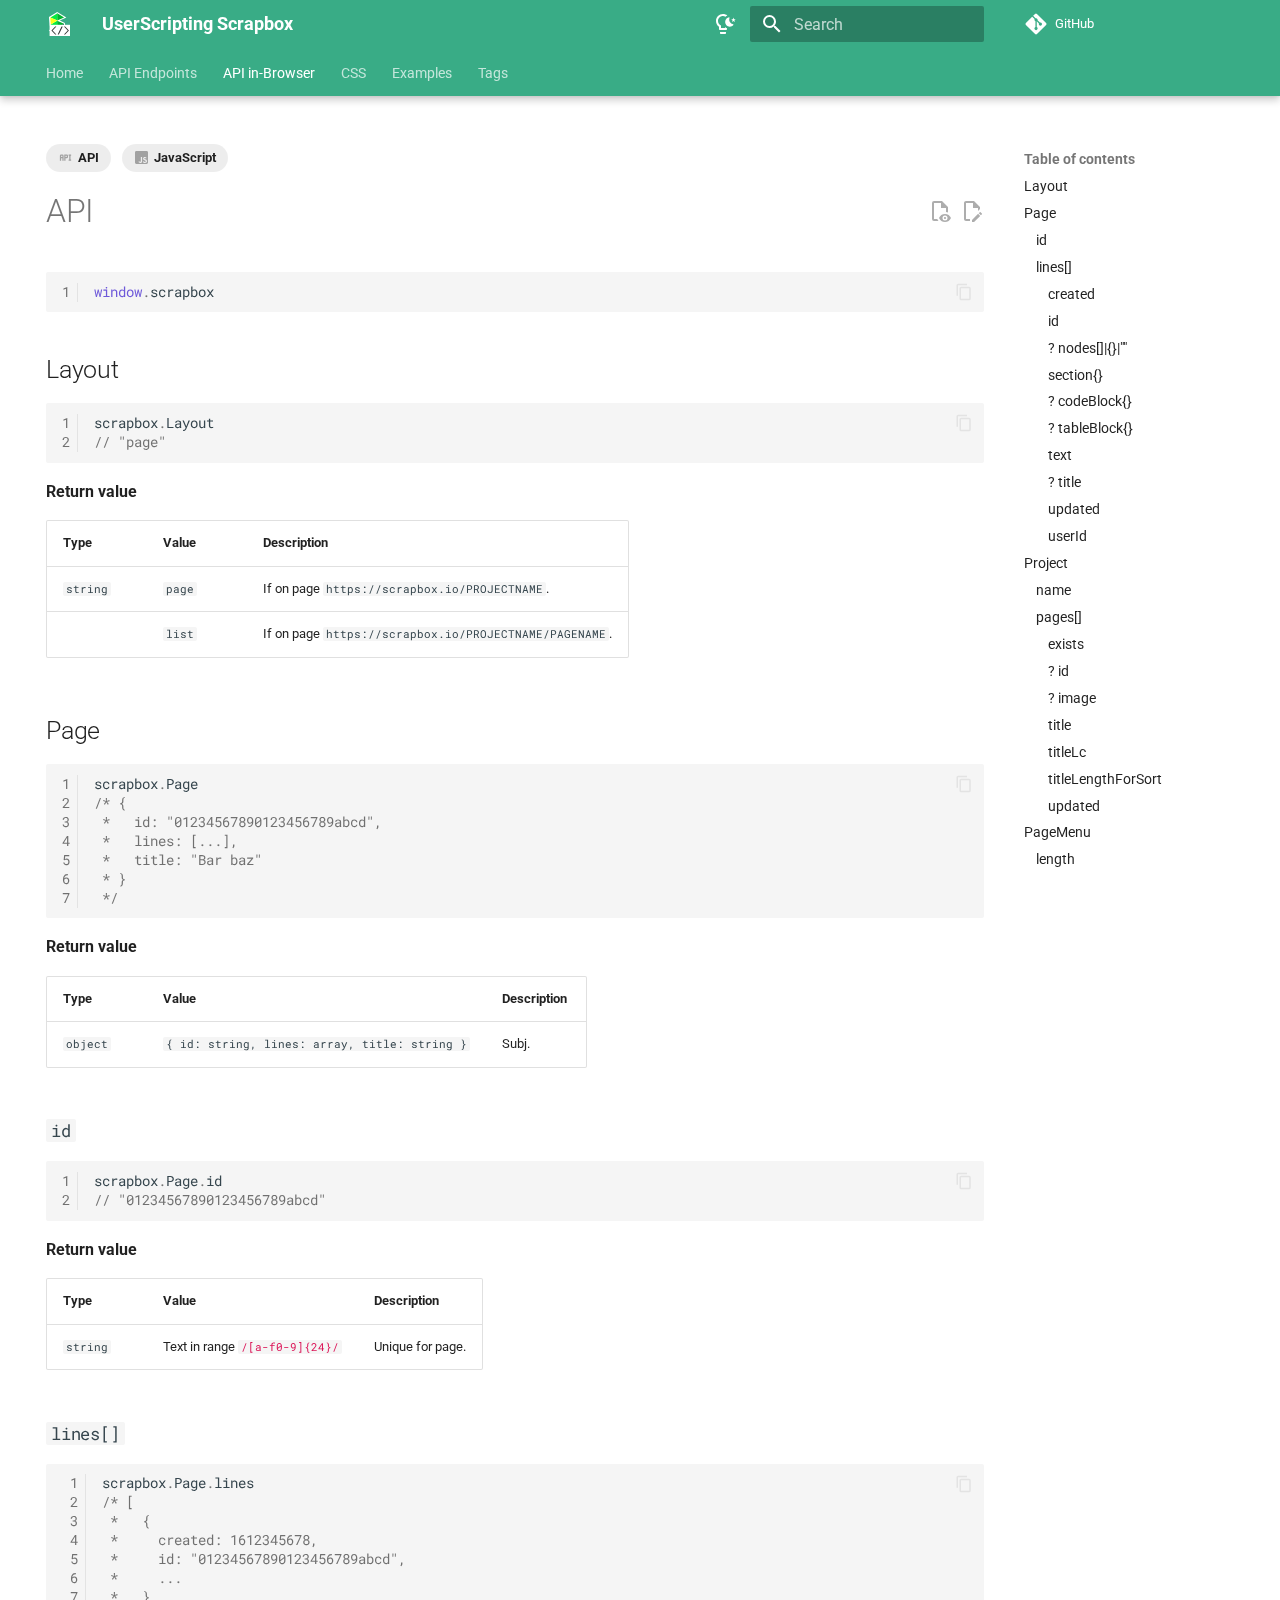
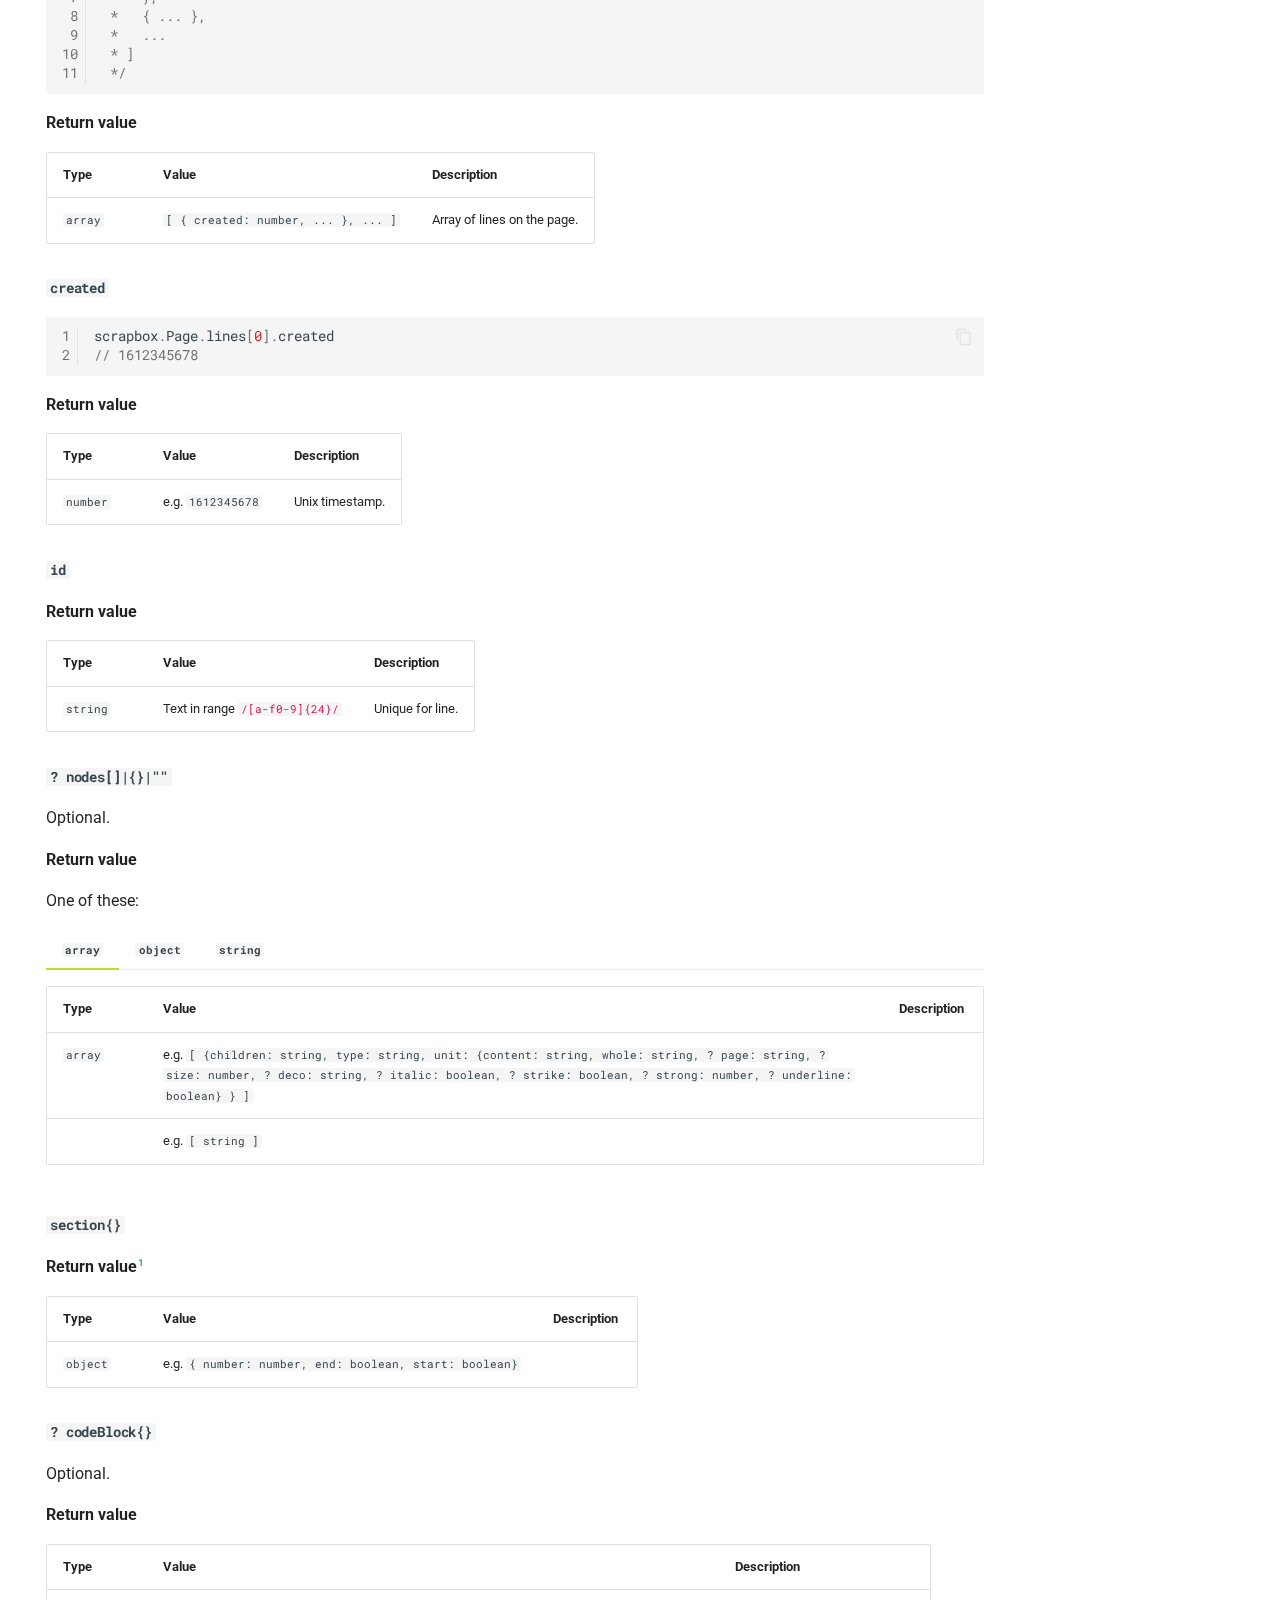
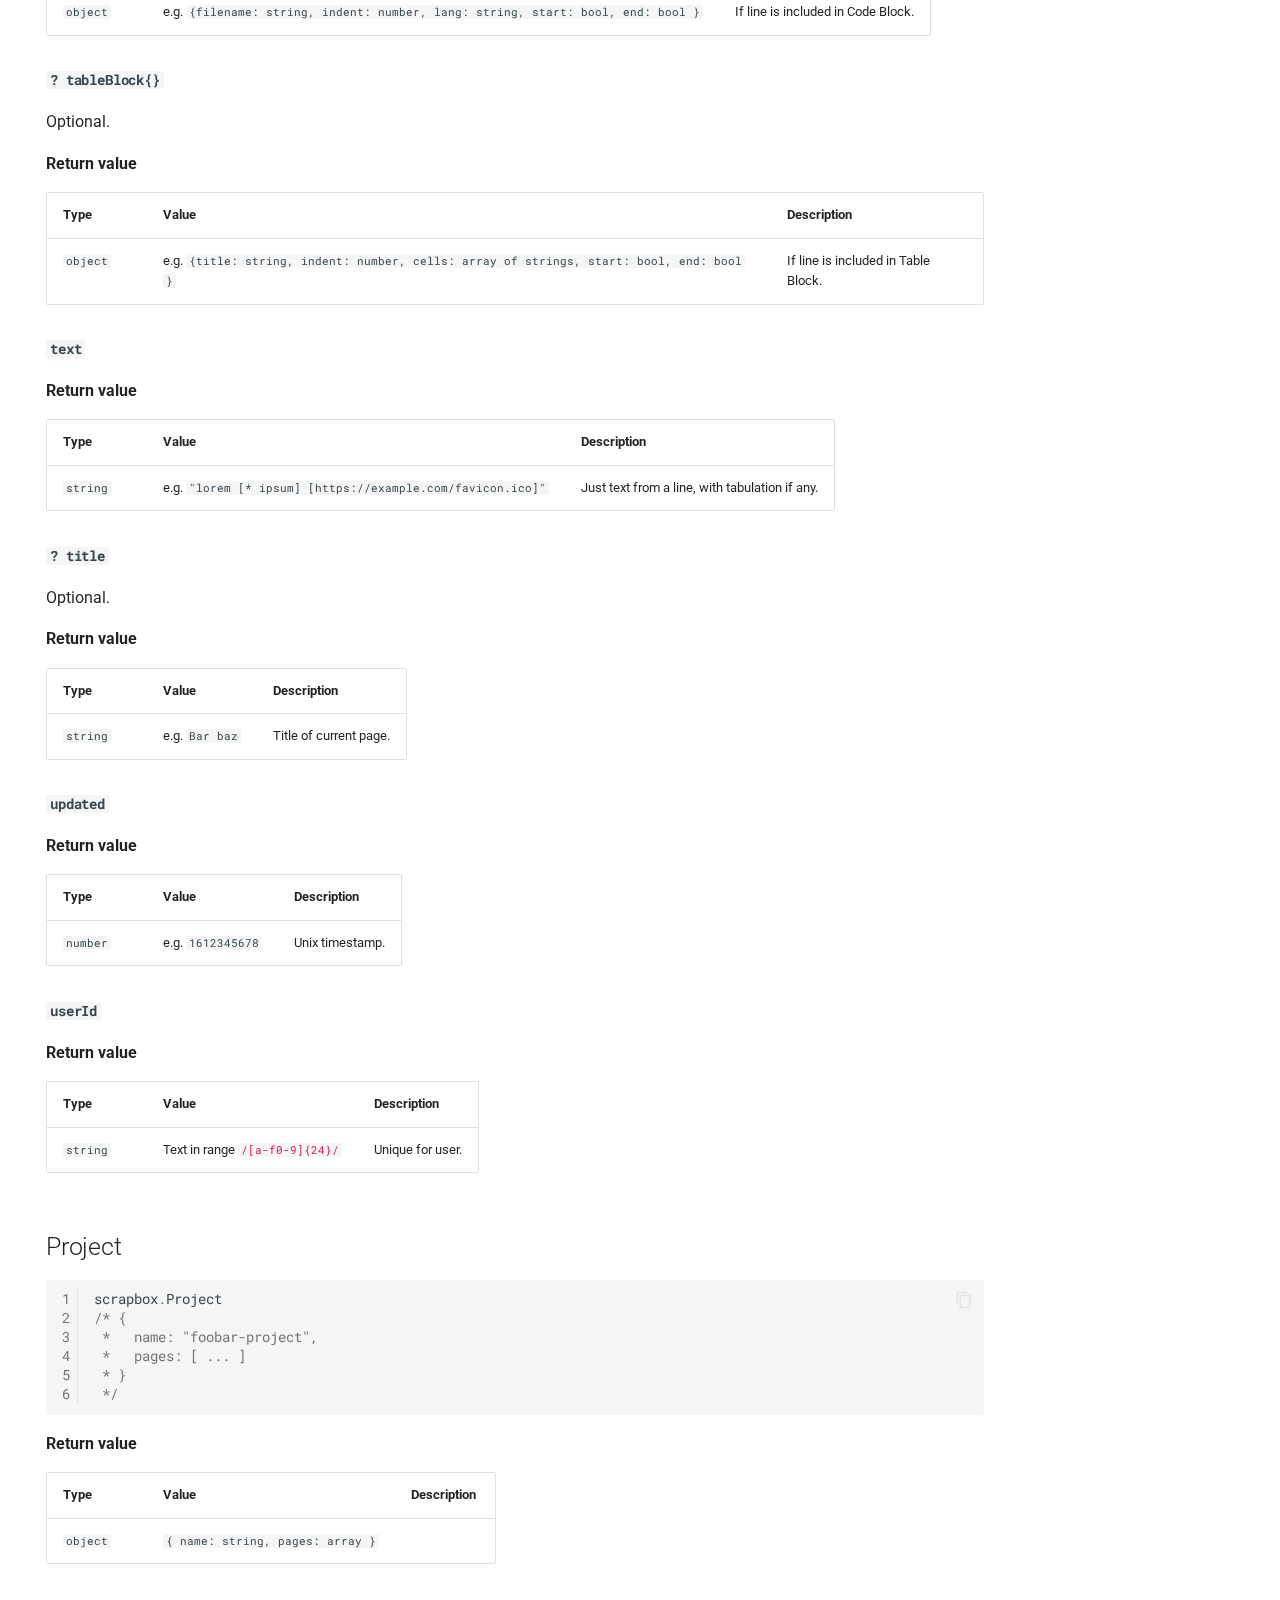
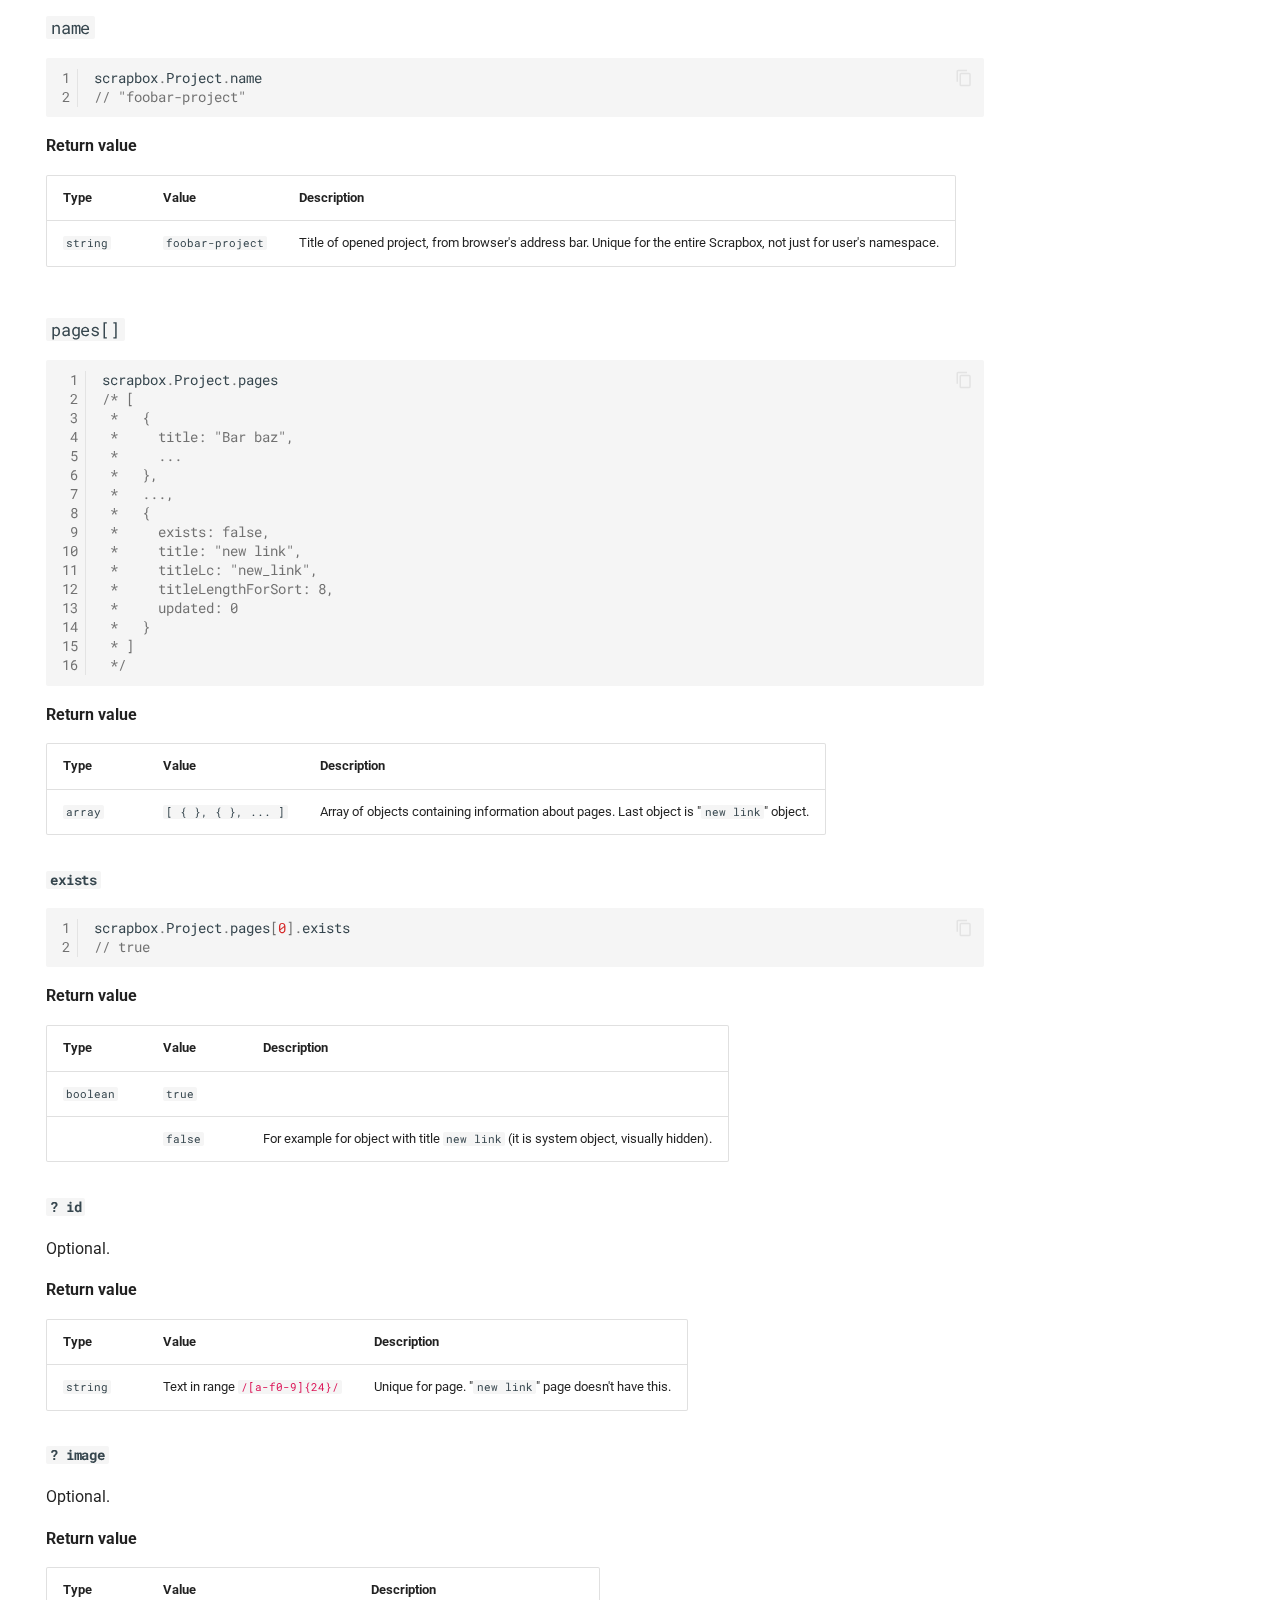
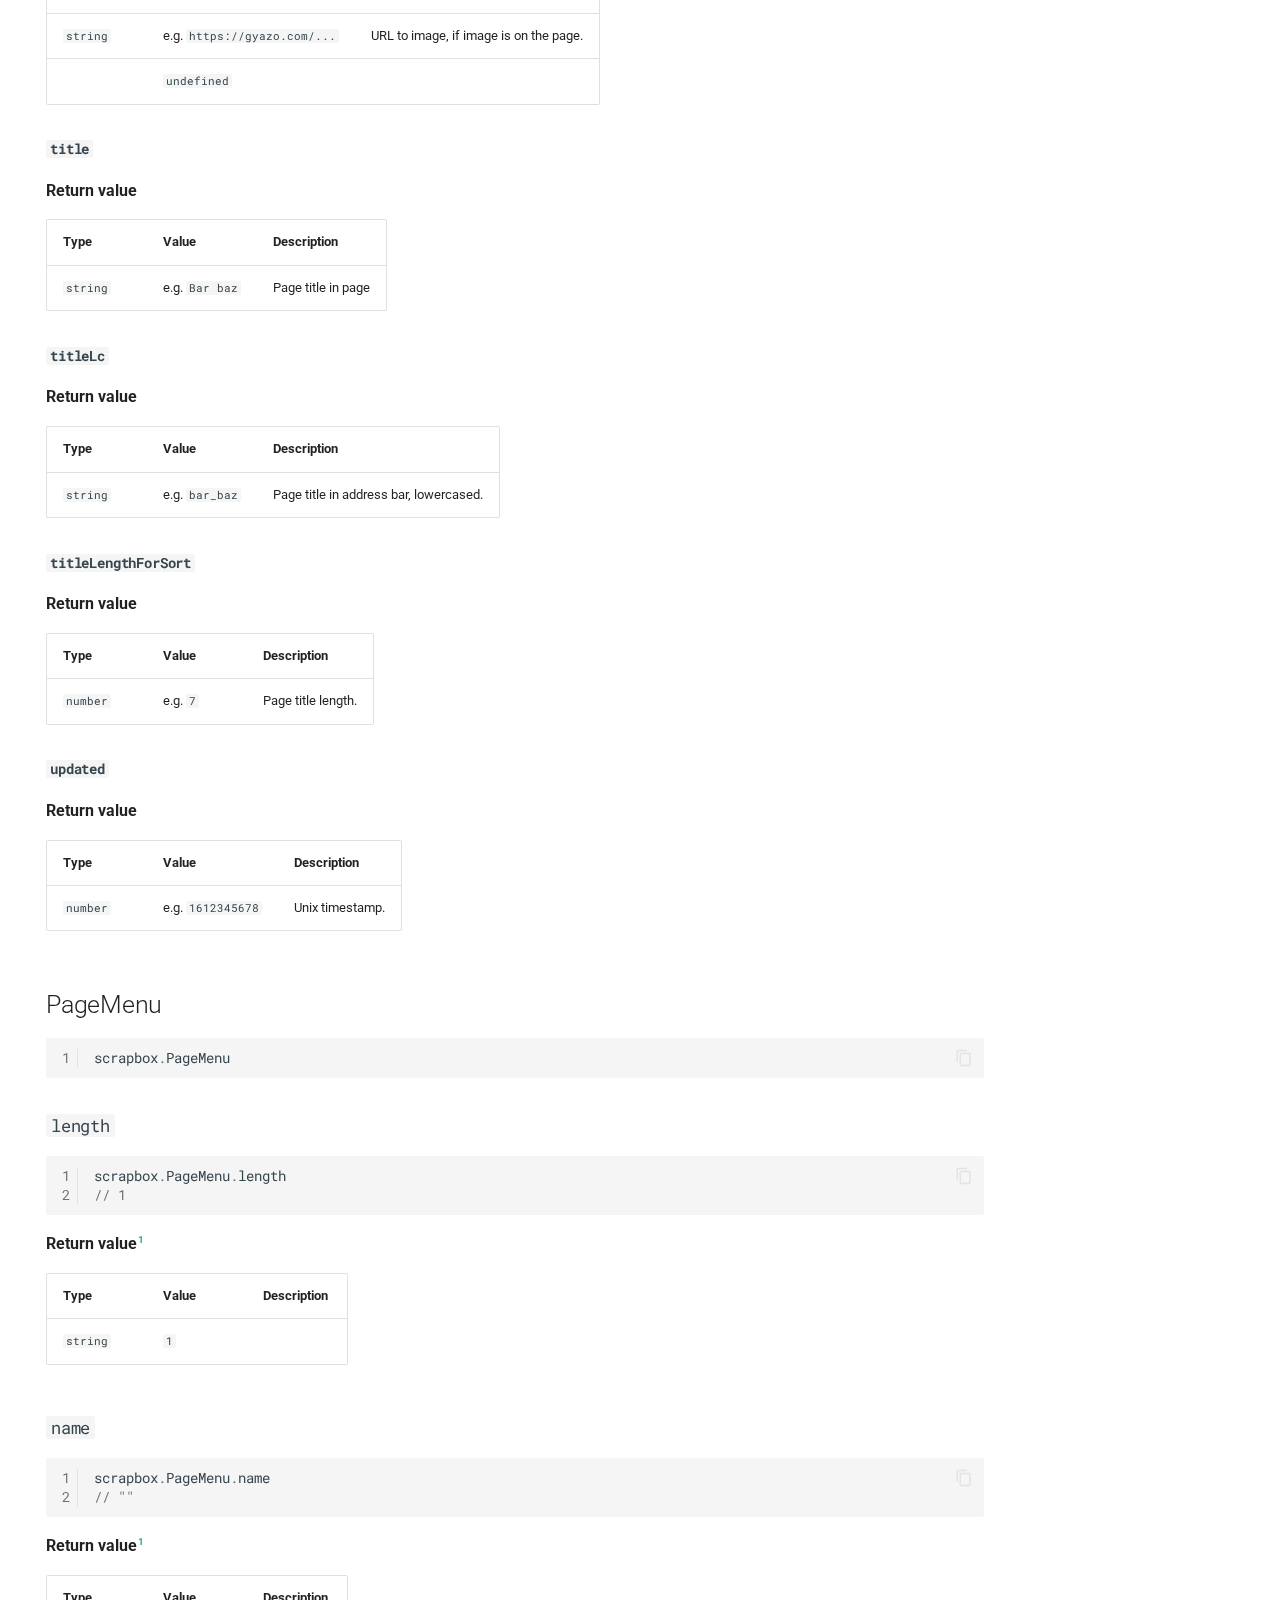
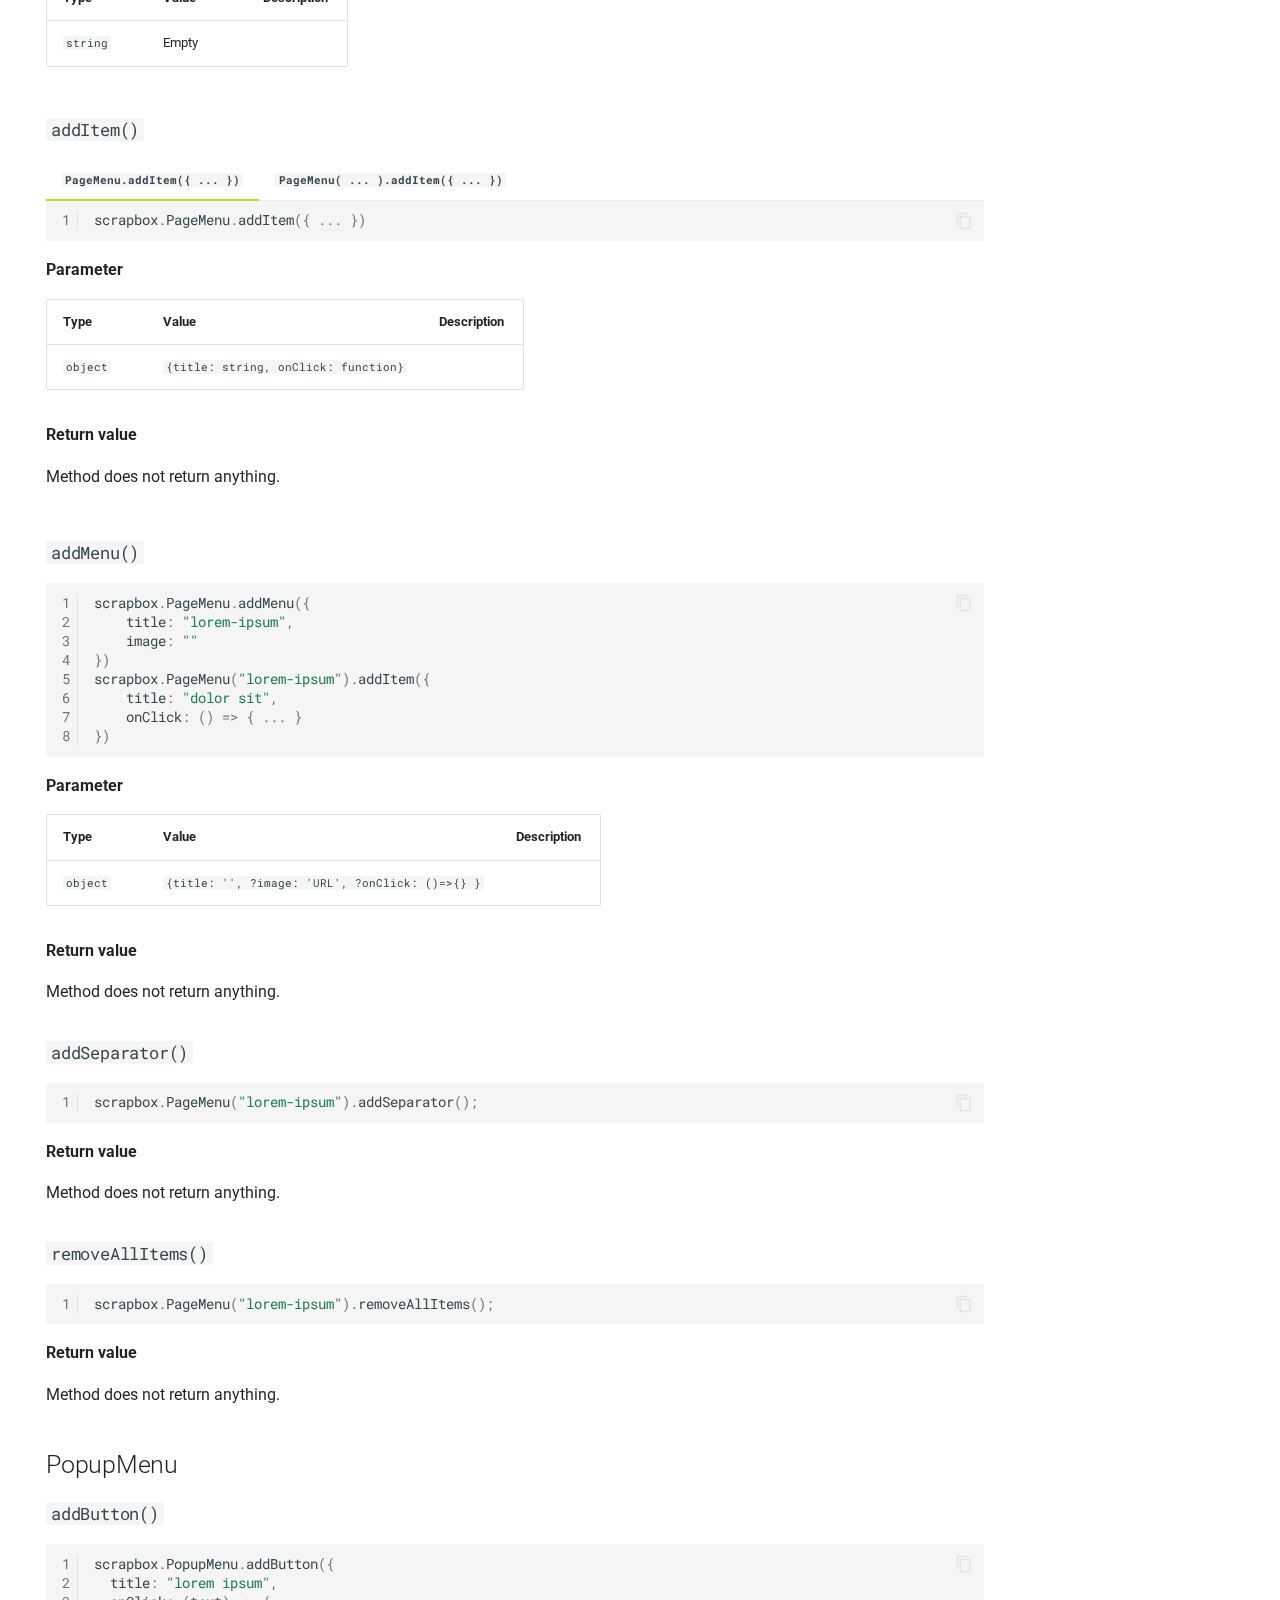
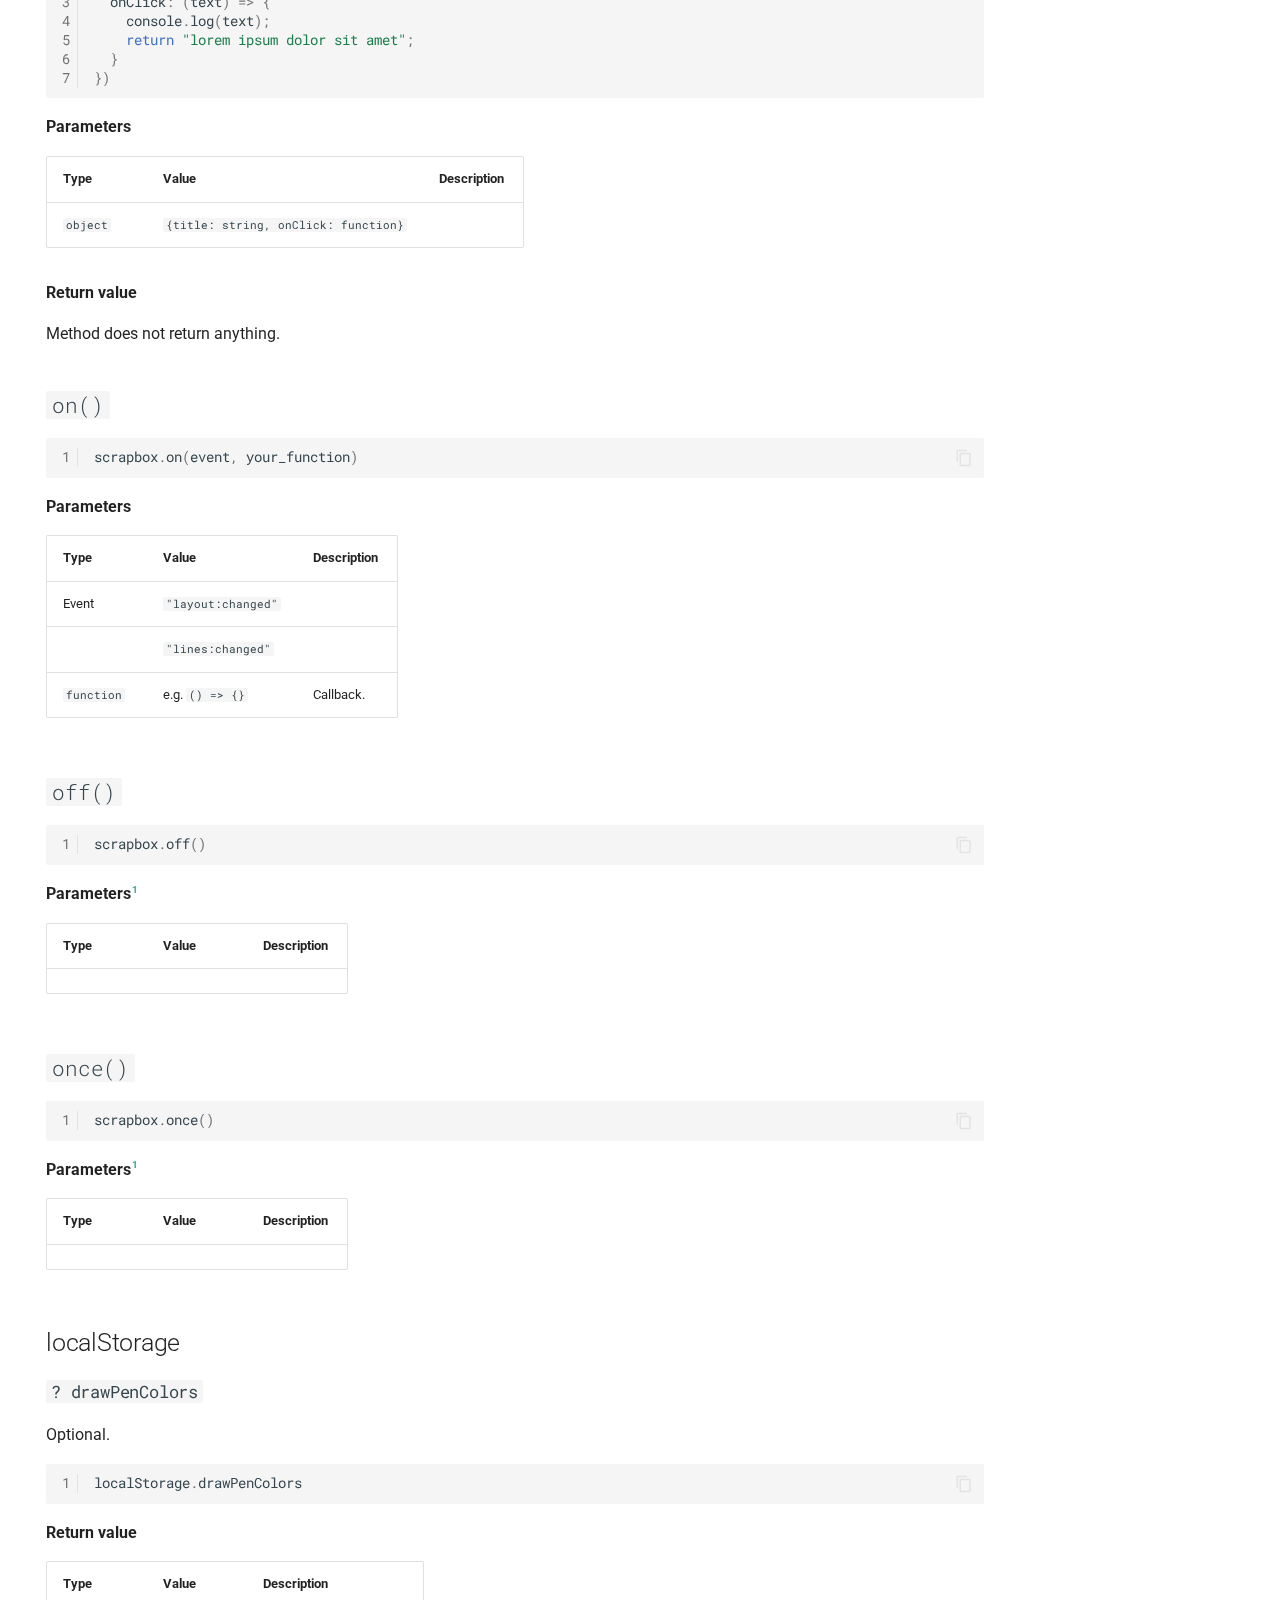
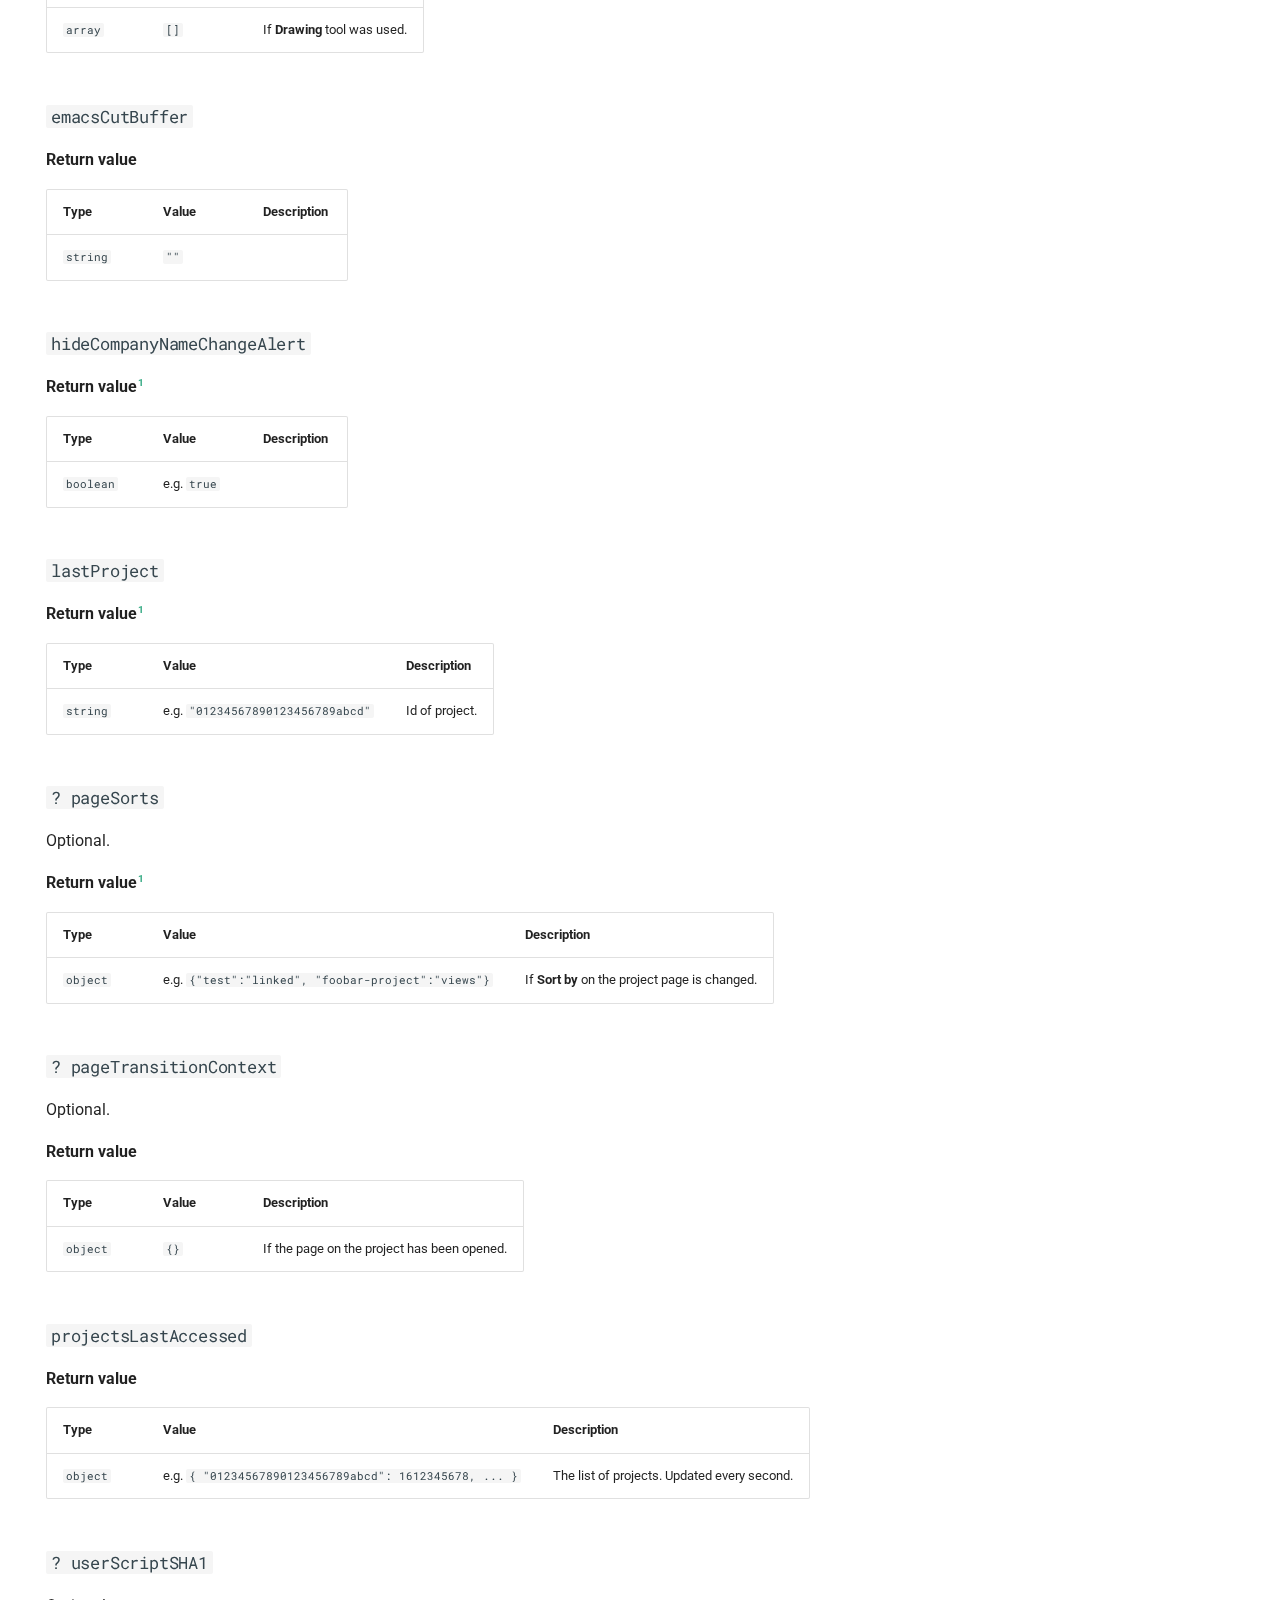
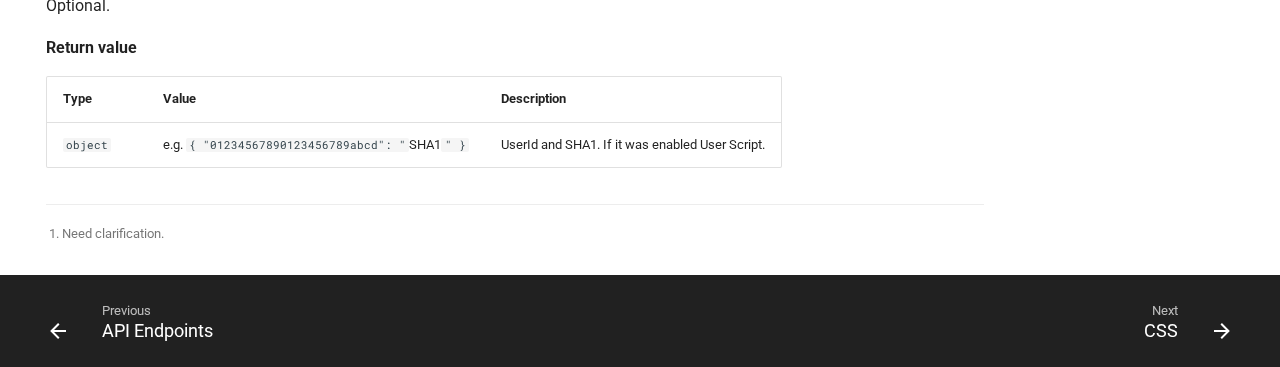
<file: gh-pages/api-webbrowser/index.html>
<!doctype html><html lang=en class=no-js> <head><meta charset=utf-8><meta name=viewport content="width=device-width,initial-scale=1"><meta name=description content="Scrapbox in-browser API"><link href=../api-website/ rel=prev><link href=../style/ rel=next><link rel=icon href=../img/favicon.svg><meta name=generator content="mkdocs-1.4.2, mkdocs-material-9.0.10"><title>API in-Browser - UserScripting Scrapbox</title><link rel=stylesheet href=../assets/stylesheets/main.0d440cfe.min.css><link rel=stylesheet href=../assets/stylesheets/palette.2505c338.min.css><style>.md-tag-icon--html5{--md-tag-icon:url('data:image/svg+xml;charset=utf-8,<svg xmlns="http://www.w3.org/2000/svg" viewBox="0 0 384 512"><!--! Font Awesome Free 6.2.1 by @fontawesome - https://fontawesome.com License - https://fontawesome.com/license/free (Icons: CC BY 4.0, Fonts: SIL OFL 1.1, Code: MIT License) Copyright 2022 Fonticons, Inc.--><path d="m0 32 34.9 395.8L191.5 480l157.6-52.2L384 32H0zm308.2 127.9H124.4l4.1 49.4h175.6l-13.6 148.4-97.9 27v.3h-1.1l-98.7-27.3-6-75.8h47.7L138 320l53.5 14.5 53.7-14.5 6-62.2H84.3L71.5 112.2h241.1l-4.4 47.7z"/></svg>');}.md-tag-icon--css{--md-tag-icon:url('data:image/svg+xml;charset=utf-8,<svg xmlns="http://www.w3.org/2000/svg" viewBox="0 0 24 24"><path d="M1.5 0h21l-1.91 21.563L11.977 24l-8.565-2.438L1.5 0zm17.09 4.413L5.41 4.41l.213 2.622 10.125.002-.255 2.716h-6.64l.24 2.573h6.182l-.366 3.523-2.91.804-2.956-.81-.188-2.11h-2.61l.29 3.855L12 19.288l5.373-1.53L18.59 4.414z"/></svg>');}.md-tag-icon--api{--md-tag-icon:url('data:image/svg+xml;charset=utf-8,<svg xmlns="http://www.w3.org/2000/svg" viewBox="0 0 24 24"><path d="M7 7H5a2 2 0 0 0-2 2v8h2v-4h2v4h2V9a2 2 0 0 0-2-2m0 4H5V9h2m7-2h-4v10h2v-4h2a2 2 0 0 0 2-2V9a2 2 0 0 0-2-2m0 4h-2V9h2m6 0v6h1v2h-4v-2h1V9h-1V7h4v2Z"/></svg>');}.md-tag-icon--test-markup{--md-tag-icon:url('data:image/svg+xml;charset=utf-8,<svg xmlns="http://www.w3.org/2000/svg" viewBox="0 0 24 24"><path d="M7 2v2h1v14a4 4 0 0 0 4 4 4 4 0 0 0 4-4V4h1V2H7m4 14c-.6 0-1-.4-1-1s.4-1 1-1 1 .4 1 1-.4 1-1 1m2-4c-.6 0-1-.4-1-1s.4-1 1-1 1 .4 1 1-.4 1-1 1m1-5h-4V4h4v3Z"/></svg>');}.md-tag-icon--javascript{--md-tag-icon:url('data:image/svg+xml;charset=utf-8,<svg xmlns="http://www.w3.org/2000/svg" viewBox="0 0 448 512"><!--! Font Awesome Free 6.2.1 by @fontawesome - https://fontawesome.com License - https://fontawesome.com/license/free (Icons: CC BY 4.0, Fonts: SIL OFL 1.1, Code: MIT License) Copyright 2022 Fonticons, Inc.--><path d="M400 32H48C21.5 32 0 53.5 0 80v352c0 26.5 21.5 48 48 48h352c26.5 0 48-21.5 48-48V80c0-26.5-21.5-48-48-48zM243.8 381.4c0 43.6-25.6 63.5-62.9 63.5-33.7 0-53.2-17.4-63.2-38.5l34.3-20.7c6.6 11.7 12.6 21.6 27.1 21.6 13.8 0 22.6-5.4 22.6-26.5V237.7h42.1v143.7zm99.6 63.5c-39.1 0-64.4-18.6-76.7-43l34.3-19.8c9 14.7 20.8 25.6 41.5 25.6 17.4 0 28.6-8.7 28.6-20.8 0-14.4-11.4-19.5-30.7-28l-10.5-4.5c-30.4-12.9-50.5-29.2-50.5-63.5 0-31.6 24.1-55.6 61.6-55.6 26.8 0 46 9.3 59.8 33.7L368 290c-7.2-12.9-15-18-27.1-18-12.3 0-20.1 7.8-20.1 18 0 12.6 7.8 17.7 25.9 25.6l10.5 4.5c35.8 15.3 55.9 31 55.9 66.2 0 37.8-29.8 58.6-69.7 58.6z"/></svg>');}</style><link rel=preconnect href=https://fonts.gstatic.com crossorigin><link rel=stylesheet href="https://fonts.googleapis.com/css?family=Roboto:300,300i,400,400i,700,700i%7CRoboto+Mono:400,400i,700,700i&display=fallback"><style>:root{--md-text-font:"Roboto";--md-code-font:"Roboto Mono"}</style><link rel=stylesheet href=../css/extra.css><script>__md_scope=new URL("..",location),__md_hash=e=>[...e].reduce((e,_)=>(e<<5)-e+_.charCodeAt(0),0),__md_get=(e,_=localStorage,t=__md_scope)=>JSON.parse(_.getItem(t.pathname+"."+e)),__md_set=(e,_,t=localStorage,a=__md_scope)=>{try{t.setItem(a.pathname+"."+e,JSON.stringify(_))}catch(e){}}</script><meta property=og:type content=website><meta property=og:title content="API in-Browser - UserScripting Scrapbox"><meta property=og:description content="Scrapbox in-browser API"><meta property=og:image content=./assets/images/social/api-webbrowser.png><meta property=og:image:type content=image/png><meta property=og:image:width content=1200><meta property=og:image:height content=630><meta property=og:url content=None><meta name=twitter:card content=summary_large_image><meta name=twitter:title content="API in-Browser - UserScripting Scrapbox"><meta name=twitter:description content="Scrapbox in-browser API"><meta name=twitter:image content=./assets/images/social/api-webbrowser.png></head> <body dir=ltr data-md-color-scheme=default data-md-color-primary data-md-color-accent> <script>var palette=__md_get("__palette");if(palette&&"object"==typeof palette.color)for(var key of Object.keys(palette.color))document.body.setAttribute("data-md-color-"+key,palette.color[key])</script> <input class=md-toggle data-md-toggle=drawer type=checkbox id=__drawer autocomplete=off> <input class=md-toggle data-md-toggle=search type=checkbox id=__search autocomplete=off> <label class=md-overlay for=__drawer></label> <div data-md-component=skip> <a href=#api class=md-skip> Skip to content </a> </div> <div data-md-component=announce> </div> <header class="md-header md-header--lifted" data-md-component=header> <nav class="md-header__inner md-grid" aria-label=Header> <a href=.. title="UserScripting Scrapbox" class="md-header__button md-logo" aria-label="UserScripting Scrapbox" data-md-component=logo> <img src=../img/favicon.svg alt=logo> </a> <label class="md-header__button md-icon" for=__drawer> <svg xmlns=http://www.w3.org/2000/svg viewbox="0 0 24 24"><path d="M3 6h18v2H3V6m0 5h18v2H3v-2m0 5h18v2H3v-2Z"/></svg> </label> <div class=md-header__title data-md-component=header-title> <div class=md-header__ellipsis> <div class=md-header__topic> <span class=md-ellipsis> UserScripting Scrapbox </span> </div> <div class=md-header__topic data-md-component=header-topic> <span class=md-ellipsis> API in-Browser </span> </div> </div> </div> <form class=md-header__option data-md-component=palette> <input class=md-option data-md-color-media data-md-color-scheme=default data-md-color-primary data-md-color-accent aria-label="Switch to dark mode" type=radio name=__palette id=__palette_1> <label class="md-header__button md-icon" title="Switch to dark mode" for=__palette_2 hidden> <svg xmlns=http://www.w3.org/2000/svg viewbox="0 0 24 24"><path d="M6 20h6v1c0 .55-.45 1-1 1H7c-.55 0-1-.45-1-1v-1m5-5.11V16H7v-2.42C5.23 12.81 4 11.05 4 9c0-2.76 2.24-5 5-5 .9 0 1.73.26 2.46.67.54-.47 1.2-.86 1.89-1.17C12.16 2.57 10.65 2 9 2 5.13 2 2 5.13 2 9c0 2.38 1.19 4.47 3 5.74V17c0 .55.45 1 1 1h6c.55 0 1-.45 1-1v-.68c-.75-.36-1.43-.82-2-1.43m9.92-4.95-.5-1.64 1.3-1.08-1.68-.04-.63-1.58-.56 1.61-1.68.11 1.33 1.03-.4 1.65 1.4-.97 1.42.91m-1.8 2.31a4.622 4.622 0 0 1-3.27-2.28c-.73-1.26-.8-2.72-.35-4 .14-.34-.16-.68-.5-.63-3.44.66-5 4.79-2.78 7.61 1.81 2.24 5.28 2.32 7.17.05.23-.26.08-.7-.27-.75Z"/></svg> </label> <input class=md-option data-md-color-media data-md-color-scheme=slate data-md-color-primary data-md-color-accent aria-label="Switch to light mode" type=radio name=__palette id=__palette_2> <label class="md-header__button md-icon" title="Switch to light mode" for=__palette_1 hidden> <svg xmlns=http://www.w3.org/2000/svg viewbox="0 0 16 16"><path d="M8 12a4 4 0 1 1 0-8 4 4 0 0 1 0 8Zm0-1.5a2.5 2.5 0 1 0 0-5 2.5 2.5 0 0 0 0 5Zm5.657-8.157a.75.75 0 0 1 0 1.061l-1.061 1.06a.749.749 0 0 1-1.275-.326.749.749 0 0 1 .215-.734l1.06-1.06a.75.75 0 0 1 1.06 0Zm-9.193 9.193a.75.75 0 0 1 0 1.06l-1.06 1.061a.75.75 0 1 1-1.061-1.06l1.06-1.061a.75.75 0 0 1 1.061 0ZM8 0a.75.75 0 0 1 .75.75v1.5a.75.75 0 0 1-1.5 0V.75A.75.75 0 0 1 8 0ZM3 8a.75.75 0 0 1-.75.75H.75a.75.75 0 0 1 0-1.5h1.5A.75.75 0 0 1 3 8Zm13 0a.75.75 0 0 1-.75.75h-1.5a.75.75 0 0 1 0-1.5h1.5A.75.75 0 0 1 16 8Zm-8 5a.75.75 0 0 1 .75.75v1.5a.75.75 0 0 1-1.5 0v-1.5A.75.75 0 0 1 8 13Zm3.536-1.464a.75.75 0 0 1 1.06 0l1.061 1.06a.75.75 0 0 1-1.06 1.061l-1.061-1.06a.75.75 0 0 1 0-1.061ZM2.343 2.343a.75.75 0 0 1 1.061 0l1.06 1.061a.751.751 0 0 1-.018 1.042.751.751 0 0 1-1.042.018l-1.06-1.06a.75.75 0 0 1 0-1.06Z"/></svg> </label> </form> <label class="md-header__button md-icon" for=__search> <svg xmlns=http://www.w3.org/2000/svg viewbox="0 0 24 24"><path d="M9.5 3A6.5 6.5 0 0 1 16 9.5c0 1.61-.59 3.09-1.56 4.23l.27.27h.79l5 5-1.5 1.5-5-5v-.79l-.27-.27A6.516 6.516 0 0 1 9.5 16 6.5 6.5 0 0 1 3 9.5 6.5 6.5 0 0 1 9.5 3m0 2C7 5 5 7 5 9.5S7 14 9.5 14 14 12 14 9.5 12 5 9.5 5Z"/></svg> </label> <div class=md-search data-md-component=search role=dialog> <label class=md-search__overlay for=__search></label> <div class=md-search__inner role=search> <form class=md-search__form name=search> <input type=text class=md-search__input name=query aria-label=Search placeholder=Search autocapitalize=off autocorrect=off autocomplete=off spellcheck=false data-md-component=search-query required> <label class="md-search__icon md-icon" for=__search> <svg xmlns=http://www.w3.org/2000/svg viewbox="0 0 24 24"><path d="M9.5 3A6.5 6.5 0 0 1 16 9.5c0 1.61-.59 3.09-1.56 4.23l.27.27h.79l5 5-1.5 1.5-5-5v-.79l-.27-.27A6.516 6.516 0 0 1 9.5 16 6.5 6.5 0 0 1 3 9.5 6.5 6.5 0 0 1 9.5 3m0 2C7 5 5 7 5 9.5S7 14 9.5 14 14 12 14 9.5 12 5 9.5 5Z"/></svg> <svg xmlns=http://www.w3.org/2000/svg viewbox="0 0 24 24"><path d="M20 11v2H8l5.5 5.5-1.42 1.42L4.16 12l7.92-7.92L13.5 5.5 8 11h12Z"/></svg> </label> <nav class=md-search__options aria-label=Search> <button type=reset class="md-search__icon md-icon" title=Clear aria-label=Clear tabindex=-1> <svg xmlns=http://www.w3.org/2000/svg viewbox="0 0 24 24"><path d="M19 6.41 17.59 5 12 10.59 6.41 5 5 6.41 10.59 12 5 17.59 6.41 19 12 13.41 17.59 19 19 17.59 13.41 12 19 6.41Z"/></svg> </button> </nav> </form> <div class=md-search__output> <div class=md-search__scrollwrap data-md-scrollfix> <div class=md-search-result data-md-component=search-result> <div class=md-search-result__meta> Initializing search </div> <ol class=md-search-result__list role=presentation></ol> </div> </div> </div> </div> </div> <div class=md-header__source> <a href=https://github.com/reregaga/scrapbox-userscripts-docs/ title="Go to repository" class=md-source data-md-component=source> <div class="md-source__icon md-icon"> <svg xmlns=http://www.w3.org/2000/svg viewbox="0 0 448 512"><!-- Font Awesome Free 6.2.1 by @fontawesome - https://fontawesome.com License - https://fontawesome.com/license/free (Icons: CC BY 4.0, Fonts: SIL OFL 1.1, Code: MIT License) Copyright 2022 Fonticons, Inc.--><path d="M439.55 236.05 244 40.45a28.87 28.87 0 0 0-40.81 0l-40.66 40.63 51.52 51.52c27.06-9.14 52.68 16.77 43.39 43.68l49.66 49.66c34.23-11.8 61.18 31 35.47 56.69-26.49 26.49-70.21-2.87-56-37.34L240.22 199v121.85c25.3 12.54 22.26 41.85 9.08 55a34.34 34.34 0 0 1-48.55 0c-17.57-17.6-11.07-46.91 11.25-56v-123c-20.8-8.51-24.6-30.74-18.64-45L142.57 101 8.45 235.14a28.86 28.86 0 0 0 0 40.81l195.61 195.6a28.86 28.86 0 0 0 40.8 0l194.69-194.69a28.86 28.86 0 0 0 0-40.81z"/></svg> </div> <div class=md-source__repository> GitHub </div> </a> </div> </nav> <nav class=md-tabs aria-label=Tabs data-md-component=tabs> <div class="md-tabs__inner md-grid"> <ul class=md-tabs__list> <li class=md-tabs__item> <a href=.. class=md-tabs__link> Home </a> </li> <li class=md-tabs__item> <a href=../api-website/ class=md-tabs__link> API Endpoints </a> </li> <li class=md-tabs__item> <a href=./ class="md-tabs__link md-tabs__link--active"> API in-Browser </a> </li> <li class=md-tabs__item> <a href=../style/ class=md-tabs__link> CSS </a> </li> <li class=md-tabs__item> <a href=../examples/ class=md-tabs__link> Examples </a> </li> <li class=md-tabs__item> <a href=../tags/ class=md-tabs__link> Tags </a> </li> </ul> </div> </nav> </header> <div class=md-container data-md-component=container> <main class=md-main data-md-component=main> <div class="md-main__inner md-grid"> <div class="md-sidebar md-sidebar--primary" data-md-component=sidebar data-md-type=navigation hidden> <div class=md-sidebar__scrollwrap> <div class=md-sidebar__inner> <nav class="md-nav md-nav--primary md-nav--lifted" aria-label=Navigation data-md-level=0> <label class=md-nav__title for=__drawer> <a href=.. title="UserScripting Scrapbox" class="md-nav__button md-logo" aria-label="UserScripting Scrapbox" data-md-component=logo> <img src=../img/favicon.svg alt=logo> </a> UserScripting Scrapbox </label> <div class=md-nav__source> <a href=https://github.com/reregaga/scrapbox-userscripts-docs/ title="Go to repository" class=md-source data-md-component=source> <div class="md-source__icon md-icon"> <svg xmlns=http://www.w3.org/2000/svg viewbox="0 0 448 512"><!-- Font Awesome Free 6.2.1 by @fontawesome - https://fontawesome.com License - https://fontawesome.com/license/free (Icons: CC BY 4.0, Fonts: SIL OFL 1.1, Code: MIT License) Copyright 2022 Fonticons, Inc.--><path d="M439.55 236.05 244 40.45a28.87 28.87 0 0 0-40.81 0l-40.66 40.63 51.52 51.52c27.06-9.14 52.68 16.77 43.39 43.68l49.66 49.66c34.23-11.8 61.18 31 35.47 56.69-26.49 26.49-70.21-2.87-56-37.34L240.22 199v121.85c25.3 12.54 22.26 41.85 9.08 55a34.34 34.34 0 0 1-48.55 0c-17.57-17.6-11.07-46.91 11.25-56v-123c-20.8-8.51-24.6-30.74-18.64-45L142.57 101 8.45 235.14a28.86 28.86 0 0 0 0 40.81l195.61 195.6a28.86 28.86 0 0 0 40.8 0l194.69-194.69a28.86 28.86 0 0 0 0-40.81z"/></svg> </div> <div class=md-source__repository> GitHub </div> </a> </div> <ul class=md-nav__list data-md-scrollfix> <li class=md-nav__item> <a href=.. class=md-nav__link> Home </a> </li> <li class=md-nav__item> <a href=../api-website/ class=md-nav__link> API Endpoints </a> </li> <li class="md-nav__item md-nav__item--active"> <input class="md-nav__toggle md-toggle" type=checkbox id=__toc> <label class="md-nav__link md-nav__link--active" for=__toc> API in-Browser <span class="md-nav__icon md-icon"></span> </label> <a href=./ class="md-nav__link md-nav__link--active"> API in-Browser </a> <nav class="md-nav md-nav--secondary" aria-label="Table of contents"> <label class=md-nav__title for=__toc> <span class="md-nav__icon md-icon"></span> Table of contents </label> <ul class=md-nav__list data-md-component=toc data-md-scrollfix> <li class=md-nav__item> <a href=#layout class=md-nav__link> Layout </a> </li> <li class=md-nav__item> <a href=#page class=md-nav__link> Page </a> <nav class=md-nav aria-label=Page> <ul class=md-nav__list> <li class=md-nav__item> <a href=#id class=md-nav__link> id </a> </li> <li class=md-nav__item> <a href=#lines class=md-nav__link> lines[] </a> <nav class=md-nav aria-label=lines[]> <ul class=md-nav__list> <li class=md-nav__item> <a href=#created class=md-nav__link> created </a> </li> <li class=md-nav__item> <a href=#id_1 class=md-nav__link> id </a> </li> <li class=md-nav__item> <a href=#nodes class=md-nav__link> ? nodes[]|{}|"" </a> </li> <li class=md-nav__item> <a href=#section class=md-nav__link> section{} </a> </li> <li class=md-nav__item> <a href=#codeblock class=md-nav__link> ? codeBlock{} </a> </li> <li class=md-nav__item> <a href=#tableblock class=md-nav__link> ? tableBlock{} </a> </li> <li class=md-nav__item> <a href=#text class=md-nav__link> text </a> </li> <li class=md-nav__item> <a href=#title class=md-nav__link> ? title </a> </li> <li class=md-nav__item> <a href=#updated class=md-nav__link> updated </a> </li> <li class=md-nav__item> <a href=#userid class=md-nav__link> userId </a> </li> </ul> </nav> </li> </ul> </nav> </li> <li class=md-nav__item> <a href=#project class=md-nav__link> Project </a> <nav class=md-nav aria-label=Project> <ul class=md-nav__list> <li class=md-nav__item> <a href=#name class=md-nav__link> name </a> </li> <li class=md-nav__item> <a href=#pages class=md-nav__link> pages[] </a> <nav class=md-nav aria-label=pages[]> <ul class=md-nav__list> <li class=md-nav__item> <a href=#exists class=md-nav__link> exists </a> </li> <li class=md-nav__item> <a href=#id_2 class=md-nav__link> ? id </a> </li> <li class=md-nav__item> <a href=#image class=md-nav__link> ? image </a> </li> <li class=md-nav__item> <a href=#title_1 class=md-nav__link> title </a> </li> <li class=md-nav__item> <a href=#titlelc class=md-nav__link> titleLc </a> </li> <li class=md-nav__item> <a href=#titlelengthforsort class=md-nav__link> titleLengthForSort </a> </li> <li class=md-nav__item> <a href=#updated_1 class=md-nav__link> updated </a> </li> </ul> </nav> </li> </ul> </nav> </li> <li class=md-nav__item> <a href=#pagemenu class=md-nav__link> PageMenu </a> <nav class=md-nav aria-label=PageMenu> <ul class=md-nav__list> <li class=md-nav__item> <a href=#length class=md-nav__link> length </a> </li> <li class=md-nav__item> <a href=#name_1 class=md-nav__link> name </a> </li> <li class=md-nav__item> <a href=#additem class=md-nav__link> addItem() </a> </li> <li class=md-nav__item> <a href=#addmenu class=md-nav__link> addMenu() </a> </li> <li class=md-nav__item> <a href=#addseparator class=md-nav__link> addSeparator() </a> </li> <li class=md-nav__item> <a href=#removeallitems class=md-nav__link> removeAllItems() </a> </li> </ul> </nav> </li> <li class=md-nav__item> <a href=#popupmenu class=md-nav__link> PopupMenu </a> <nav class=md-nav aria-label=PopupMenu> <ul class=md-nav__list> <li class=md-nav__item> <a href=#addbutton class=md-nav__link> addButton() </a> </li> </ul> </nav> </li> <li class=md-nav__item> <a href=#on class=md-nav__link> on() </a> </li> <li class=md-nav__item> <a href=#off class=md-nav__link> off() </a> </li> <li class=md-nav__item> <a href=#once class=md-nav__link> once() </a> </li> <li class=md-nav__item> <a href=#localstorage class=md-nav__link> localStorage </a> <nav class=md-nav aria-label=localStorage> <ul class=md-nav__list> <li class=md-nav__item> <a href=#drawpencolors class=md-nav__link> ? drawPenColors </a> </li> <li class=md-nav__item> <a href=#emacscutbuffer class=md-nav__link> emacsCutBuffer </a> </li> <li class=md-nav__item> <a href=#hidecompanynamechangealert class=md-nav__link> hideCompanyNameChangeAlert </a> </li> <li class=md-nav__item> <a href=#lastproject class=md-nav__link> lastProject </a> </li> <li class=md-nav__item> <a href=#pagesorts class=md-nav__link> ? pageSorts </a> </li> <li class=md-nav__item> <a href=#pagetransitioncontext class=md-nav__link> ? pageTransitionContext </a> </li> <li class=md-nav__item> <a href=#projectslastaccessed class=md-nav__link> projectsLastAccessed </a> </li> <li class=md-nav__item> <a href=#userscriptsha1 class=md-nav__link> ? userScriptSHA1 </a> </li> </ul> </nav> </li> </ul> </nav> </li> <li class=md-nav__item> <a href=../style/ class=md-nav__link> CSS </a> </li> <li class=md-nav__item> <a href=../examples/ class=md-nav__link> Examples </a> </li> <li class=md-nav__item> <a href=../tags/ class=md-nav__link> Tags </a> </li> </ul> </nav> </div> </div> </div> <div class="md-sidebar md-sidebar--secondary" data-md-component=sidebar data-md-type=toc> <div class=md-sidebar__scrollwrap> <div class=md-sidebar__inner> <nav class="md-nav md-nav--secondary" aria-label="Table of contents"> <label class=md-nav__title for=__toc> <span class="md-nav__icon md-icon"></span> Table of contents </label> <ul class=md-nav__list data-md-component=toc data-md-scrollfix> <li class=md-nav__item> <a href=#layout class=md-nav__link> Layout </a> </li> <li class=md-nav__item> <a href=#page class=md-nav__link> Page </a> <nav class=md-nav aria-label=Page> <ul class=md-nav__list> <li class=md-nav__item> <a href=#id class=md-nav__link> id </a> </li> <li class=md-nav__item> <a href=#lines class=md-nav__link> lines[] </a> <nav class=md-nav aria-label=lines[]> <ul class=md-nav__list> <li class=md-nav__item> <a href=#created class=md-nav__link> created </a> </li> <li class=md-nav__item> <a href=#id_1 class=md-nav__link> id </a> </li> <li class=md-nav__item> <a href=#nodes class=md-nav__link> ? nodes[]|{}|"" </a> </li> <li class=md-nav__item> <a href=#section class=md-nav__link> section{} </a> </li> <li class=md-nav__item> <a href=#codeblock class=md-nav__link> ? codeBlock{} </a> </li> <li class=md-nav__item> <a href=#tableblock class=md-nav__link> ? tableBlock{} </a> </li> <li class=md-nav__item> <a href=#text class=md-nav__link> text </a> </li> <li class=md-nav__item> <a href=#title class=md-nav__link> ? title </a> </li> <li class=md-nav__item> <a href=#updated class=md-nav__link> updated </a> </li> <li class=md-nav__item> <a href=#userid class=md-nav__link> userId </a> </li> </ul> </nav> </li> </ul> </nav> </li> <li class=md-nav__item> <a href=#project class=md-nav__link> Project </a> <nav class=md-nav aria-label=Project> <ul class=md-nav__list> <li class=md-nav__item> <a href=#name class=md-nav__link> name </a> </li> <li class=md-nav__item> <a href=#pages class=md-nav__link> pages[] </a> <nav class=md-nav aria-label=pages[]> <ul class=md-nav__list> <li class=md-nav__item> <a href=#exists class=md-nav__link> exists </a> </li> <li class=md-nav__item> <a href=#id_2 class=md-nav__link> ? id </a> </li> <li class=md-nav__item> <a href=#image class=md-nav__link> ? image </a> </li> <li class=md-nav__item> <a href=#title_1 class=md-nav__link> title </a> </li> <li class=md-nav__item> <a href=#titlelc class=md-nav__link> titleLc </a> </li> <li class=md-nav__item> <a href=#titlelengthforsort class=md-nav__link> titleLengthForSort </a> </li> <li class=md-nav__item> <a href=#updated_1 class=md-nav__link> updated </a> </li> </ul> </nav> </li> </ul> </nav> </li> <li class=md-nav__item> <a href=#pagemenu class=md-nav__link> PageMenu </a> <nav class=md-nav aria-label=PageMenu> <ul class=md-nav__list> <li class=md-nav__item> <a href=#length class=md-nav__link> length </a> </li> <li class=md-nav__item> <a href=#name_1 class=md-nav__link> name </a> </li> <li class=md-nav__item> <a href=#additem class=md-nav__link> addItem() </a> </li> <li class=md-nav__item> <a href=#addmenu class=md-nav__link> addMenu() </a> </li> <li class=md-nav__item> <a href=#addseparator class=md-nav__link> addSeparator() </a> </li> <li class=md-nav__item> <a href=#removeallitems class=md-nav__link> removeAllItems() </a> </li> </ul> </nav> </li> <li class=md-nav__item> <a href=#popupmenu class=md-nav__link> PopupMenu </a> <nav class=md-nav aria-label=PopupMenu> <ul class=md-nav__list> <li class=md-nav__item> <a href=#addbutton class=md-nav__link> addButton() </a> </li> </ul> </nav> </li> <li class=md-nav__item> <a href=#on class=md-nav__link> on() </a> </li> <li class=md-nav__item> <a href=#off class=md-nav__link> off() </a> </li> <li class=md-nav__item> <a href=#once class=md-nav__link> once() </a> </li> <li class=md-nav__item> <a href=#localstorage class=md-nav__link> localStorage </a> <nav class=md-nav aria-label=localStorage> <ul class=md-nav__list> <li class=md-nav__item> <a href=#drawpencolors class=md-nav__link> ? drawPenColors </a> </li> <li class=md-nav__item> <a href=#emacscutbuffer class=md-nav__link> emacsCutBuffer </a> </li> <li class=md-nav__item> <a href=#hidecompanynamechangealert class=md-nav__link> hideCompanyNameChangeAlert </a> </li> <li class=md-nav__item> <a href=#lastproject class=md-nav__link> lastProject </a> </li> <li class=md-nav__item> <a href=#pagesorts class=md-nav__link> ? pageSorts </a> </li> <li class=md-nav__item> <a href=#pagetransitioncontext class=md-nav__link> ? pageTransitionContext </a> </li> <li class=md-nav__item> <a href=#projectslastaccessed class=md-nav__link> projectsLastAccessed </a> </li> <li class=md-nav__item> <a href=#userscriptsha1 class=md-nav__link> ? userScriptSHA1 </a> </li> </ul> </nav> </li> </ul> </nav> </div> </div> </div> <div class=md-content data-md-component=content> <article class="md-content__inner md-typeset"> <nav class=md-tags> <a href=../tags/#api class="md-tag md-tag-icon md-tag-icon--api">API</a> <a href=../tags/#javascript class="md-tag md-tag-icon md-tag-icon--javascript">JavaScript</a> </nav> <a href=https://github.com/reregaga/scrapbox-userscripts-docs/blob/main/docs/api-webbrowser.md title="Edit this page" class="md-content__button md-icon"> <svg xmlns=http://www.w3.org/2000/svg viewbox="0 0 24 24"><path d="M10 20H6V4h7v5h5v3.1l2-2V8l-6-6H6c-1.1 0-2 .9-2 2v16c0 1.1.9 2 2 2h4v-2m10.2-7c.1 0 .3.1.4.2l1.3 1.3c.2.2.2.6 0 .8l-1 1-2.1-2.1 1-1c.1-.1.2-.2.4-.2m0 3.9L14.1 23H12v-2.1l6.1-6.1 2.1 2.1Z"/></svg> </a> <a href=https://github.com/reregaga/scrapbox-userscripts-docs/raw/main/docs/api-webbrowser.md title="View source of this page" class="md-content__button md-icon"> <svg xmlns=http://www.w3.org/2000/svg viewbox="0 0 24 24"><path d="M17 18c.56 0 1 .44 1 1s-.44 1-1 1-1-.44-1-1 .44-1 1-1m0-3c-2.73 0-5.06 1.66-6 4 .94 2.34 3.27 4 6 4s5.06-1.66 6-4c-.94-2.34-3.27-4-6-4m0 6.5a2.5 2.5 0 0 1-2.5-2.5 2.5 2.5 0 0 1 2.5-2.5 2.5 2.5 0 0 1 2.5 2.5 2.5 2.5 0 0 1-2.5 2.5M9.27 20H6V4h7v5h5v4.07c.7.08 1.36.25 2 .49V8l-6-6H6a2 2 0 0 0-2 2v16a2 2 0 0 0 2 2h4.5a8.15 8.15 0 0 1-1.23-2Z"/></svg> </a> <h1 id=api>API<a class=headerlink href=#api title="Permanent link">&para;</a></h1> <div class=highlight><table class=highlighttable><tr><td class=linenos><div class=linenodiv><pre><span></span><span class=normal><a href=#__codelineno-0-1>1</a></span></pre></div></td><td class=code><div><pre><span></span><code><a id=__codelineno-0-1 name=__codelineno-0-1></a><span class=nb>window</span><span class=p>.</span><span class=nx>scrapbox</span>
</code></pre></div></td></tr></table></div> <h2 id=layout>Layout<a class=headerlink href=#layout title="Permanent link">&para;</a></h2> <div class=highlight><table class=highlighttable><tr><td class=linenos><div class=linenodiv><pre><span></span><span class=normal><a href=#__codelineno-1-1>1</a></span>
<span class=normal><a href=#__codelineno-1-2>2</a></span></pre></div></td><td class=code><div><pre><span></span><code><a id=__codelineno-1-1 name=__codelineno-1-1></a><span class=nx>scrapbox</span><span class=p>.</span><span class=nx>Layout</span>
<a id=__codelineno-1-2 name=__codelineno-1-2></a><span class=c1>// &quot;page&quot;</span>
</code></pre></div></td></tr></table></div> <p><strong>Return value</strong></p> <table> <thead> <tr> <th>Type</th> <th>Value</th> <th>Description</th> </tr> </thead> <tbody> <tr> <td><code>string</code></td> <td><code>page</code></td> <td>If on page <code>https://scrapbox.io/PROJECTNAME</code>.</td> </tr> <tr> <td></td> <td><code>list</code></td> <td>If on page <code>https://scrapbox.io/PROJECTNAME/PAGENAME</code>.</td> </tr> </tbody> </table> <h2 id=page>Page<a class=headerlink href=#page title="Permanent link">&para;</a></h2> <div class=highlight><table class=highlighttable><tr><td class=linenos><div class=linenodiv><pre><span></span><span class=normal><a href=#__codelineno-2-1>1</a></span>
<span class=normal><a href=#__codelineno-2-2>2</a></span>
<span class=normal><a href=#__codelineno-2-3>3</a></span>
<span class=normal><a href=#__codelineno-2-4>4</a></span>
<span class=normal><a href=#__codelineno-2-5>5</a></span>
<span class=normal><a href=#__codelineno-2-6>6</a></span>
<span class=normal><a href=#__codelineno-2-7>7</a></span></pre></div></td><td class=code><div><pre><span></span><code><a id=__codelineno-2-1 name=__codelineno-2-1></a><span class=nx>scrapbox</span><span class=p>.</span><span class=nx>Page</span>
<a id=__codelineno-2-2 name=__codelineno-2-2></a><span class=cm>/* {</span>
<a id=__codelineno-2-3 name=__codelineno-2-3></a><span class=cm> *   id: &quot;01234567890123456789abcd&quot;,</span>
<a id=__codelineno-2-4 name=__codelineno-2-4></a><span class=cm> *   lines: [...],</span>
<a id=__codelineno-2-5 name=__codelineno-2-5></a><span class=cm> *   title: &quot;Bar baz&quot;</span>
<a id=__codelineno-2-6 name=__codelineno-2-6></a><span class=cm> * } </span>
<a id=__codelineno-2-7 name=__codelineno-2-7></a><span class=cm> */</span>
</code></pre></div></td></tr></table></div> <p><strong>Return value</strong></p> <table> <thead> <tr> <th>Type</th> <th>Value</th> <th>Description</th> </tr> </thead> <tbody> <tr> <td><code>object</code></td> <td><code>{ id: string, lines: array, title: string }</code></td> <td>Subj.</td> </tr> </tbody> </table> <h3 id=id><code>id</code><a class=headerlink href=#id title="Permanent link">&para;</a></h3> <div class=highlight><table class=highlighttable><tr><td class=linenos><div class=linenodiv><pre><span></span><span class=normal><a href=#__codelineno-3-1>1</a></span>
<span class=normal><a href=#__codelineno-3-2>2</a></span></pre></div></td><td class=code><div><pre><span></span><code><a id=__codelineno-3-1 name=__codelineno-3-1></a><span class=nx>scrapbox</span><span class=p>.</span><span class=nx>Page</span><span class=p>.</span><span class=nx>id</span>
<a id=__codelineno-3-2 name=__codelineno-3-2></a><span class=c1>// &quot;01234567890123456789abcd&quot;</span>
</code></pre></div></td></tr></table></div> <p><strong>Return value</strong></p> <table> <thead> <tr> <th>Type</th> <th>Value</th> <th>Description</th> </tr> </thead> <tbody> <tr> <td><code>string</code></td> <td>Text in range <code class=highlight><span class=sr>/[a-f0-9]{24}/</span></code></td> <td>Unique for page.</td> </tr> </tbody> </table> <h3 id=lines><code>lines[]</code><a class=headerlink href=#lines title="Permanent link">&para;</a></h3> <div class=highlight><table class=highlighttable><tr><td class=linenos><div class=linenodiv><pre><span></span><span class=normal><a href=#__codelineno-4-1> 1</a></span>
<span class=normal><a href=#__codelineno-4-2> 2</a></span>
<span class=normal><a href=#__codelineno-4-3> 3</a></span>
<span class=normal><a href=#__codelineno-4-4> 4</a></span>
<span class=normal><a href=#__codelineno-4-5> 5</a></span>
<span class=normal><a href=#__codelineno-4-6> 6</a></span>
<span class=normal><a href=#__codelineno-4-7> 7</a></span>
<span class=normal><a href=#__codelineno-4-8> 8</a></span>
<span class=normal><a href=#__codelineno-4-9> 9</a></span>
<span class=normal><a href=#__codelineno-4-10>10</a></span>
<span class=normal><a href=#__codelineno-4-11>11</a></span></pre></div></td><td class=code><div><pre><span></span><code><a id=__codelineno-4-1 name=__codelineno-4-1></a><span class=nx>scrapbox</span><span class=p>.</span><span class=nx>Page</span><span class=p>.</span><span class=nx>lines</span>
<a id=__codelineno-4-2 name=__codelineno-4-2></a><span class=cm>/* [</span>
<a id=__codelineno-4-3 name=__codelineno-4-3></a><span class=cm> *   {</span>
<a id=__codelineno-4-4 name=__codelineno-4-4></a><span class=cm> *     created: 1612345678,</span>
<a id=__codelineno-4-5 name=__codelineno-4-5></a><span class=cm> *     id: &quot;01234567890123456789abcd&quot;,</span>
<a id=__codelineno-4-6 name=__codelineno-4-6></a><span class=cm> *     ...</span>
<a id=__codelineno-4-7 name=__codelineno-4-7></a><span class=cm> *   },</span>
<a id=__codelineno-4-8 name=__codelineno-4-8></a><span class=cm> *   { ... },</span>
<a id=__codelineno-4-9 name=__codelineno-4-9></a><span class=cm> *   ...</span>
<a id=__codelineno-4-10 name=__codelineno-4-10></a><span class=cm> * ]</span>
<a id=__codelineno-4-11 name=__codelineno-4-11></a><span class=cm> */</span>
</code></pre></div></td></tr></table></div> <p><strong>Return value</strong></p> <table> <thead> <tr> <th>Type</th> <th>Value</th> <th>Description</th> </tr> </thead> <tbody> <tr> <td><code>array</code></td> <td><code>[ { created: number, ... }, ... ]</code></td> <td>Array of lines on the page.</td> </tr> </tbody> </table> <h4 id=created><code>created</code><a class=headerlink href=#created title="Permanent link">&para;</a></h4> <div class=highlight><table class=highlighttable><tr><td class=linenos><div class=linenodiv><pre><span></span><span class=normal><a href=#__codelineno-5-1>1</a></span>
<span class=normal><a href=#__codelineno-5-2>2</a></span></pre></div></td><td class=code><div><pre><span></span><code><a id=__codelineno-5-1 name=__codelineno-5-1></a><span class=nx>scrapbox</span><span class=p>.</span><span class=nx>Page</span><span class=p>.</span><span class=nx>lines</span><span class=p>[</span><span class=mf>0</span><span class=p>].</span><span class=nx>created</span>
<a id=__codelineno-5-2 name=__codelineno-5-2></a><span class=c1>// 1612345678</span>
</code></pre></div></td></tr></table></div> <p><strong>Return value</strong></p> <table> <thead> <tr> <th>Type</th> <th>Value</th> <th>Description</th> </tr> </thead> <tbody> <tr> <td><code>number</code></td> <td>e.g. <code>1612345678</code></td> <td>Unix timestamp.</td> </tr> </tbody> </table> <h4 id=id_1><code>id</code><a class=headerlink href=#id_1 title="Permanent link">&para;</a></h4> <p><strong>Return value</strong></p> <table> <thead> <tr> <th>Type</th> <th>Value</th> <th>Description</th> </tr> </thead> <tbody> <tr> <td><code>string</code></td> <td>Text in range <code class=highlight><span class=sr>/[a-f0-9]{24}/</span></code></td> <td>Unique for line.</td> </tr> </tbody> </table> <h4 id=nodes><code>? nodes[]|{}|""</code><a class=headerlink href=#nodes title="Permanent link">&para;</a></h4> <p>Optional.</p> <p><strong>Return value</strong></p> <p>One of these:</p> <div class="tabbed-set tabbed-alternate" data-tabs=1:3><input checked=checked id=__tabbed_1_1 name=__tabbed_1 type=radio><input id=__tabbed_1_2 name=__tabbed_1 type=radio><input id=__tabbed_1_3 name=__tabbed_1 type=radio><div class=tabbed-labels><label for=__tabbed_1_1><code>array</code></label><label for=__tabbed_1_2><code>object</code></label><label for=__tabbed_1_3><code>string</code></label></div> <div class=tabbed-content> <div class=tabbed-block> <table> <thead> <tr> <th>Type</th> <th>Value</th> <th>Description</th> </tr> </thead> <tbody> <tr> <td><code>array</code></td> <td>e.g. <code>[ {children: string, type: string, unit: {content: string, whole: string, ? page: string, ? size: number, ? deco: string, ? italic: boolean, ? strike: boolean, ? strong: number, ? underline: boolean} } ]</code></td> <td></td> </tr> <tr> <td></td> <td>e.g. <code>[ string ]</code></td> <td></td> </tr> </tbody> </table> </div> <div class=tabbed-block> <table> <thead> <tr> <th>Type</th> <th>Value</th> <th>Description</th> </tr> </thead> <tbody> <tr> <td><code>object</code></td> <td>e.g. <code>{? fileId: undefined, children: string, type: string, unit: {? tag: string, content: string, whole: string } }</code></td> <td></td> </tr> </tbody> </table> </div> <div class=tabbed-block> <table> <thead> <tr> <th>Type</th> <th>Value</th> <th>Description</th> </tr> </thead> <tbody> <tr> <td><code>string</code></td> <td>e.g. <code>Just text..</code></td> <td>Text from line</td> </tr> </tbody> </table> </div> </div> </div> <h4 id=section><code>section{}</code><a class=headerlink href=#section title="Permanent link">&para;</a></h4> <p><strong>Return value<sup id=fnref:1><a class=footnote-ref href=#fn:1>1</a></sup></strong></p> <table> <thead> <tr> <th>Type</th> <th>Value</th> <th>Description</th> </tr> </thead> <tbody> <tr> <td><code>object</code></td> <td>e.g. <code>{ number: number, end: boolean, start: boolean}</code></td> <td></td> </tr> </tbody> </table> <h4 id=codeblock><code>? codeBlock{}</code><a class=headerlink href=#codeblock title="Permanent link">&para;</a></h4> <p>Optional.</p> <p><strong>Return value</strong></p> <table> <thead> <tr> <th>Type</th> <th>Value</th> <th>Description</th> </tr> </thead> <tbody> <tr> <td><code>object</code></td> <td>e.g. <code>{filename: string, indent: number, lang: string, start: bool, end: bool }</code></td> <td>If line is included in Code Block.</td> </tr> </tbody> </table> <h4 id=tableblock><code>? tableBlock{}</code><a class=headerlink href=#tableblock title="Permanent link">&para;</a></h4> <p>Optional.</p> <p><strong>Return value</strong></p> <table> <thead> <tr> <th>Type</th> <th>Value</th> <th>Description</th> </tr> </thead> <tbody> <tr> <td><code>object</code></td> <td>e.g. <code>{title: string, indent: number, cells: array of strings, start: bool, end: bool }</code></td> <td>If line is included in Table Block.</td> </tr> </tbody> </table> <h4 id=text><code>text</code><a class=headerlink href=#text title="Permanent link">&para;</a></h4> <p><strong>Return value</strong></p> <table> <thead> <tr> <th>Type</th> <th>Value</th> <th>Description</th> </tr> </thead> <tbody> <tr> <td><code>string</code></td> <td>e.g. <code>"lorem [* ipsum] [https://example.com/favicon.ico]"</code></td> <td>Just text from a line, with tabulation if any.</td> </tr> </tbody> </table> <h4 id=title><code>? title</code><a class=headerlink href=#title title="Permanent link">&para;</a></h4> <p>Optional.</p> <p><strong>Return value</strong></p> <table> <thead> <tr> <th>Type</th> <th>Value</th> <th>Description</th> </tr> </thead> <tbody> <tr> <td><code>string</code></td> <td>e.g. <code>Bar baz</code></td> <td>Title of current page.</td> </tr> </tbody> </table> <h4 id=updated><code>updated</code><a class=headerlink href=#updated title="Permanent link">&para;</a></h4> <p><strong>Return value</strong></p> <table> <thead> <tr> <th>Type</th> <th>Value</th> <th>Description</th> </tr> </thead> <tbody> <tr> <td><code>number</code></td> <td>e.g. <code>1612345678</code></td> <td>Unix timestamp.</td> </tr> </tbody> </table> <h4 id=userid><code>userId</code><a class=headerlink href=#userid title="Permanent link">&para;</a></h4> <p><strong>Return value</strong></p> <table> <thead> <tr> <th>Type</th> <th>Value</th> <th>Description</th> </tr> </thead> <tbody> <tr> <td><code>string</code></td> <td>Text in range <code class=highlight><span class=sr>/[a-f0-9]{24}/</span></code></td> <td>Unique for user.</td> </tr> </tbody> </table> <h2 id=project>Project<a class=headerlink href=#project title="Permanent link">&para;</a></h2> <div class=highlight><table class=highlighttable><tr><td class=linenos><div class=linenodiv><pre><span></span><span class=normal><a href=#__codelineno-6-1>1</a></span>
<span class=normal><a href=#__codelineno-6-2>2</a></span>
<span class=normal><a href=#__codelineno-6-3>3</a></span>
<span class=normal><a href=#__codelineno-6-4>4</a></span>
<span class=normal><a href=#__codelineno-6-5>5</a></span>
<span class=normal><a href=#__codelineno-6-6>6</a></span></pre></div></td><td class=code><div><pre><span></span><code><a id=__codelineno-6-1 name=__codelineno-6-1></a><span class=nx>scrapbox</span><span class=p>.</span><span class=nx>Project</span>
<a id=__codelineno-6-2 name=__codelineno-6-2></a><span class=cm>/* {</span>
<a id=__codelineno-6-3 name=__codelineno-6-3></a><span class=cm> *   name: &quot;foobar-project&quot;,</span>
<a id=__codelineno-6-4 name=__codelineno-6-4></a><span class=cm> *   pages: [ ... ]</span>
<a id=__codelineno-6-5 name=__codelineno-6-5></a><span class=cm> * }</span>
<a id=__codelineno-6-6 name=__codelineno-6-6></a><span class=cm> */</span>
</code></pre></div></td></tr></table></div> <p><strong>Return value</strong></p> <table> <thead> <tr> <th>Type</th> <th>Value</th> <th>Description</th> </tr> </thead> <tbody> <tr> <td><code>object</code></td> <td><code>{ name: string, pages: array }</code></td> <td></td> </tr> </tbody> </table> <h3 id=name><code>name</code><a class=headerlink href=#name title="Permanent link">&para;</a></h3> <div class=highlight><table class=highlighttable><tr><td class=linenos><div class=linenodiv><pre><span></span><span class=normal><a href=#__codelineno-7-1>1</a></span>
<span class=normal><a href=#__codelineno-7-2>2</a></span></pre></div></td><td class=code><div><pre><span></span><code><a id=__codelineno-7-1 name=__codelineno-7-1></a><span class=nx>scrapbox</span><span class=p>.</span><span class=nx>Project</span><span class=p>.</span><span class=nx>name</span>
<a id=__codelineno-7-2 name=__codelineno-7-2></a><span class=c1>// &quot;foobar-project&quot;</span>
</code></pre></div></td></tr></table></div> <p><strong>Return value</strong></p> <table> <thead> <tr> <th>Type</th> <th>Value</th> <th>Description</th> </tr> </thead> <tbody> <tr> <td><code>string</code></td> <td><code>foobar-project</code></td> <td>Title of opened project, from browser's address bar. Unique for the entire Scrapbox, not just for user's namespace.</td> </tr> </tbody> </table> <h3 id=pages><code>pages[]</code><a class=headerlink href=#pages title="Permanent link">&para;</a></h3> <div class=highlight><table class=highlighttable><tr><td class=linenos><div class=linenodiv><pre><span></span><span class=normal><a href=#__codelineno-8-1> 1</a></span>
<span class=normal><a href=#__codelineno-8-2> 2</a></span>
<span class=normal><a href=#__codelineno-8-3> 3</a></span>
<span class=normal><a href=#__codelineno-8-4> 4</a></span>
<span class=normal><a href=#__codelineno-8-5> 5</a></span>
<span class=normal><a href=#__codelineno-8-6> 6</a></span>
<span class=normal><a href=#__codelineno-8-7> 7</a></span>
<span class=normal><a href=#__codelineno-8-8> 8</a></span>
<span class=normal><a href=#__codelineno-8-9> 9</a></span>
<span class=normal><a href=#__codelineno-8-10>10</a></span>
<span class=normal><a href=#__codelineno-8-11>11</a></span>
<span class=normal><a href=#__codelineno-8-12>12</a></span>
<span class=normal><a href=#__codelineno-8-13>13</a></span>
<span class=normal><a href=#__codelineno-8-14>14</a></span>
<span class=normal><a href=#__codelineno-8-15>15</a></span>
<span class=normal><a href=#__codelineno-8-16>16</a></span></pre></div></td><td class=code><div><pre><span></span><code><a id=__codelineno-8-1 name=__codelineno-8-1></a><span class=nx>scrapbox</span><span class=p>.</span><span class=nx>Project</span><span class=p>.</span><span class=nx>pages</span>
<a id=__codelineno-8-2 name=__codelineno-8-2></a><span class=cm>/* [</span>
<a id=__codelineno-8-3 name=__codelineno-8-3></a><span class=cm> *   { </span>
<a id=__codelineno-8-4 name=__codelineno-8-4></a><span class=cm> *     title: &quot;Bar baz&quot;,</span>
<a id=__codelineno-8-5 name=__codelineno-8-5></a><span class=cm> *     ... </span>
<a id=__codelineno-8-6 name=__codelineno-8-6></a><span class=cm> *   },</span>
<a id=__codelineno-8-7 name=__codelineno-8-7></a><span class=cm> *   ...,</span>
<a id=__codelineno-8-8 name=__codelineno-8-8></a><span class=cm> *   {</span>
<a id=__codelineno-8-9 name=__codelineno-8-9></a><span class=cm> *     exists: false,</span>
<a id=__codelineno-8-10 name=__codelineno-8-10></a><span class=cm> *     title: &quot;new link&quot;,</span>
<a id=__codelineno-8-11 name=__codelineno-8-11></a><span class=cm> *     titleLc: &quot;new_link&quot;,</span>
<a id=__codelineno-8-12 name=__codelineno-8-12></a><span class=cm> *     titleLengthForSort: 8,</span>
<a id=__codelineno-8-13 name=__codelineno-8-13></a><span class=cm> *     updated: 0</span>
<a id=__codelineno-8-14 name=__codelineno-8-14></a><span class=cm> *   }</span>
<a id=__codelineno-8-15 name=__codelineno-8-15></a><span class=cm> * ]</span>
<a id=__codelineno-8-16 name=__codelineno-8-16></a><span class=cm> */</span>
</code></pre></div></td></tr></table></div> <p><strong>Return value</strong></p> <table> <thead> <tr> <th>Type</th> <th>Value</th> <th>Description</th> </tr> </thead> <tbody> <tr> <td><code>array</code></td> <td><code>[ { }, { }, ... ]</code></td> <td>Array of objects containing information about pages. Last object is "<code>new link</code>" object.</td> </tr> </tbody> </table> <h4 id=exists><code>exists</code><a class=headerlink href=#exists title="Permanent link">&para;</a></h4> <div class=highlight><table class=highlighttable><tr><td class=linenos><div class=linenodiv><pre><span></span><span class=normal><a href=#__codelineno-9-1>1</a></span>
<span class=normal><a href=#__codelineno-9-2>2</a></span></pre></div></td><td class=code><div><pre><span></span><code><a id=__codelineno-9-1 name=__codelineno-9-1></a><span class=nx>scrapbox</span><span class=p>.</span><span class=nx>Project</span><span class=p>.</span><span class=nx>pages</span><span class=p>[</span><span class=mf>0</span><span class=p>].</span><span class=nx>exists</span>
<a id=__codelineno-9-2 name=__codelineno-9-2></a><span class=c1>// true</span>
</code></pre></div></td></tr></table></div> <p><strong>Return value</strong></p> <table> <thead> <tr> <th>Type</th> <th>Value</th> <th>Description</th> </tr> </thead> <tbody> <tr> <td><code>boolean</code></td> <td><code>true</code></td> <td></td> </tr> <tr> <td></td> <td><code>false</code></td> <td>For example for object with title <code>new link</code> (it is system object, visually hidden).</td> </tr> </tbody> </table> <h4 id=id_2><code>? id</code><a class=headerlink href=#id_2 title="Permanent link">&para;</a></h4> <p>Optional.</p> <p><strong>Return value</strong></p> <table> <thead> <tr> <th>Type</th> <th>Value</th> <th>Description</th> </tr> </thead> <tbody> <tr> <td><code>string</code></td> <td>Text in range <code class=highlight><span class=sr>/[a-f0-9]{24}/</span></code></td> <td>Unique for page. "<code>new link</code>" page doesn't have this.</td> </tr> </tbody> </table> <h4 id=image><code>? image</code><a class=headerlink href=#image title="Permanent link">&para;</a></h4> <p>Optional.</p> <p><strong>Return value</strong></p> <table> <thead> <tr> <th>Type</th> <th>Value</th> <th>Description</th> </tr> </thead> <tbody> <tr> <td><code>string</code></td> <td>e.g. <code>https://gyazo.com/...</code></td> <td>URL to image, if image is on the page.</td> </tr> <tr> <td></td> <td><code>undefined</code></td> <td></td> </tr> </tbody> </table> <h4 id=title_1><code>title</code><a class=headerlink href=#title_1 title="Permanent link">&para;</a></h4> <p><strong>Return value</strong></p> <table> <thead> <tr> <th>Type</th> <th>Value</th> <th>Description</th> </tr> </thead> <tbody> <tr> <td><code>string</code></td> <td>e.g. <code>Bar baz</code></td> <td>Page title in page</td> </tr> </tbody> </table> <h4 id=titlelc><code>titleLc</code><a class=headerlink href=#titlelc title="Permanent link">&para;</a></h4> <p><strong>Return value</strong></p> <table> <thead> <tr> <th>Type</th> <th>Value</th> <th>Description</th> </tr> </thead> <tbody> <tr> <td><code>string</code></td> <td>e.g. <code>bar_baz</code></td> <td>Page title in address bar, lowercased.</td> </tr> </tbody> </table> <h4 id=titlelengthforsort><code>titleLengthForSort</code><a class=headerlink href=#titlelengthforsort title="Permanent link">&para;</a></h4> <p><strong>Return value</strong></p> <table> <thead> <tr> <th>Type</th> <th>Value</th> <th>Description</th> </tr> </thead> <tbody> <tr> <td><code>number</code></td> <td>e.g. <code>7</code></td> <td>Page title length.</td> </tr> </tbody> </table> <h4 id=updated_1><code>updated</code><a class=headerlink href=#updated_1 title="Permanent link">&para;</a></h4> <p><strong>Return value</strong></p> <table> <thead> <tr> <th>Type</th> <th>Value</th> <th>Description</th> </tr> </thead> <tbody> <tr> <td><code>number</code></td> <td>e.g. <code>1612345678</code></td> <td>Unix timestamp.</td> </tr> </tbody> </table> <h2 id=pagemenu>PageMenu<a class=headerlink href=#pagemenu title="Permanent link">&para;</a></h2> <div class=highlight><table class=highlighttable><tr><td class=linenos><div class=linenodiv><pre><span></span><span class=normal><a href=#__codelineno-10-1>1</a></span></pre></div></td><td class=code><div><pre><span></span><code><a id=__codelineno-10-1 name=__codelineno-10-1></a><span class=nx>scrapbox</span><span class=p>.</span><span class=nx>PageMenu</span>
</code></pre></div></td></tr></table></div> <h3 id=length><code>length</code><a class=headerlink href=#length title="Permanent link">&para;</a></h3> <div class=highlight><table class=highlighttable><tr><td class=linenos><div class=linenodiv><pre><span></span><span class=normal><a href=#__codelineno-11-1>1</a></span>
<span class=normal><a href=#__codelineno-11-2>2</a></span></pre></div></td><td class=code><div><pre><span></span><code><a id=__codelineno-11-1 name=__codelineno-11-1></a><span class=nx>scrapbox</span><span class=p>.</span><span class=nx>PageMenu</span><span class=p>.</span><span class=nx>length</span>
<a id=__codelineno-11-2 name=__codelineno-11-2></a><span class=c1>// 1</span>
</code></pre></div></td></tr></table></div> <p><strong>Return value<sup id=fnref2:1><a class=footnote-ref href=#fn:1>1</a></sup></strong></p> <table> <thead> <tr> <th>Type</th> <th>Value</th> <th>Description</th> </tr> </thead> <tbody> <tr> <td><code>string</code></td> <td><code>1</code></td> <td></td> </tr> </tbody> </table> <h3 id=name_1><code>name</code><a class=headerlink href=#name_1 title="Permanent link">&para;</a></h3> <div class=highlight><table class=highlighttable><tr><td class=linenos><div class=linenodiv><pre><span></span><span class=normal><a href=#__codelineno-12-1>1</a></span>
<span class=normal><a href=#__codelineno-12-2>2</a></span></pre></div></td><td class=code><div><pre><span></span><code><a id=__codelineno-12-1 name=__codelineno-12-1></a><span class=nx>scrapbox</span><span class=p>.</span><span class=nx>PageMenu</span><span class=p>.</span><span class=nx>name</span>
<a id=__codelineno-12-2 name=__codelineno-12-2></a><span class=c1>// &quot;&quot;</span>
</code></pre></div></td></tr></table></div> <p><strong>Return value<sup id=fnref3:1><a class=footnote-ref href=#fn:1>1</a></sup></strong></p> <table> <thead> <tr> <th>Type</th> <th>Value</th> <th>Description</th> </tr> </thead> <tbody> <tr> <td><code>string</code></td> <td>Empty</td> <td></td> </tr> </tbody> </table> <h3 id=additem><code>addItem()</code><a class=headerlink href=#additem title="Permanent link">&para;</a></h3> <div class="tabbed-set tabbed-alternate" data-tabs=2:2><input checked=checked id=__tabbed_2_1 name=__tabbed_2 type=radio><input id=__tabbed_2_2 name=__tabbed_2 type=radio><div class=tabbed-labels><label for=__tabbed_2_1><code>PageMenu.addItem({ ... })</code></label><label for=__tabbed_2_2><code>PageMenu( ... ).addItem({ ... })</code></label></div> <div class=tabbed-content> <div class=tabbed-block> <div class=highlight><table class=highlighttable><tr><td class=linenos><div class=linenodiv><pre><span></span><span class=normal><a href=#__codelineno-13-1>1</a></span></pre></div></td><td class=code><div><pre><span></span><code><a id=__codelineno-13-1 name=__codelineno-13-1></a><span class=nx>scrapbox</span><span class=p>.</span><span class=nx>PageMenu</span><span class=p>.</span><span class=nx>addItem</span><span class=p>({</span><span class=w> </span><span class=p>...</span><span class=w> </span><span class=p>})</span>
</code></pre></div></td></tr></table></div> <p><strong>Parameter</strong></p> <table> <thead> <tr> <th>Type</th> <th>Value</th> <th>Description</th> </tr> </thead> <tbody> <tr> <td><code>object</code></td> <td><code>{title: string, onClick: function}</code></td> <td></td> </tr> </tbody> </table> <p><strong>Return value</strong></p> <p>Method does not return anything.</p> </div> <div class=tabbed-block> <div class=highlight><table class=highlighttable><tr><td class=linenos><div class=linenodiv><pre><span></span><span class=normal><a href=#__codelineno-14-1>1</a></span></pre></div></td><td class=code><div><pre><span></span><code><a id=__codelineno-14-1 name=__codelineno-14-1></a><span class=nx>scrapbox</span><span class=p>.</span><span class=nx>PageMenu</span><span class=p>(</span><span class=nx>titleVar</span><span class=p>).</span><span class=nx>addItem</span><span class=p>({</span><span class=w> </span><span class=p>...</span><span class=w> </span><span class=p>})</span>
</code></pre></div></td></tr></table></div> <p><strong>Parameter</strong></p> <table> <thead> <tr> <th>Type</th> <th>Value</th> <th>Description</th> </tr> </thead> <tbody> <tr> <td><code>object</code></td> <td><code>{title: string, onClick: function}</code></td> <td></td> </tr> </tbody> </table> <p><strong>Return value</strong></p> <p>Method does not return anything.</p> </div> </div> </div> <h3 id=addmenu><code>addMenu()</code><a class=headerlink href=#addmenu title="Permanent link">&para;</a></h3> <div class=highlight><table class=highlighttable><tr><td class=linenos><div class=linenodiv><pre><span></span><span class=normal><a href=#__codelineno-15-1>1</a></span>
<span class=normal><a href=#__codelineno-15-2>2</a></span>
<span class=normal><a href=#__codelineno-15-3>3</a></span>
<span class=normal><a href=#__codelineno-15-4>4</a></span>
<span class=normal><a href=#__codelineno-15-5>5</a></span>
<span class=normal><a href=#__codelineno-15-6>6</a></span>
<span class=normal><a href=#__codelineno-15-7>7</a></span>
<span class=normal><a href=#__codelineno-15-8>8</a></span></pre></div></td><td class=code><div><pre><span></span><code><a id=__codelineno-15-1 name=__codelineno-15-1></a><span class=nx>scrapbox</span><span class=p>.</span><span class=nx>PageMenu</span><span class=p>.</span><span class=nx>addMenu</span><span class=p>({</span>
<a id=__codelineno-15-2 name=__codelineno-15-2></a><span class=w>    </span><span class=nx>title</span><span class=o>:</span><span class=w> </span><span class=s2>&quot;lorem-ipsum&quot;</span><span class=p>,</span>
<a id=__codelineno-15-3 name=__codelineno-15-3></a><span class=w>    </span><span class=nx>image</span><span class=o>:</span><span class=w> </span><span class=s2>&quot;&quot;</span>
<a id=__codelineno-15-4 name=__codelineno-15-4></a><span class=p>})</span>
<a id=__codelineno-15-5 name=__codelineno-15-5></a><span class=nx>scrapbox</span><span class=p>.</span><span class=nx>PageMenu</span><span class=p>(</span><span class=s2>&quot;lorem-ipsum&quot;</span><span class=p>).</span><span class=nx>addItem</span><span class=p>({</span>
<a id=__codelineno-15-6 name=__codelineno-15-6></a><span class=w>    </span><span class=nx>title</span><span class=o>:</span><span class=w> </span><span class=s2>&quot;dolor sit&quot;</span><span class=p>,</span>
<a id=__codelineno-15-7 name=__codelineno-15-7></a><span class=w>    </span><span class=nx>onClick</span><span class=o>:</span><span class=w> </span><span class=p>()</span><span class=w> </span><span class=p>=&gt;</span><span class=w> </span><span class=p>{</span><span class=w> </span><span class=p>...</span><span class=w> </span><span class=p>}</span>
<a id=__codelineno-15-8 name=__codelineno-15-8></a><span class=p>})</span>
</code></pre></div></td></tr></table></div> <p><strong>Parameter</strong></p> <table> <thead> <tr> <th>Type</th> <th>Value</th> <th>Description</th> </tr> </thead> <tbody> <tr> <td><code>object</code></td> <td><code>{title: '', ?image: 'URL', ?onClick: ()=&gt;{} }</code></td> <td></td> </tr> </tbody> </table> <p><strong>Return value</strong></p> <p>Method does not return anything.</p> <h3 id=addseparator><code>addSeparator()</code><a class=headerlink href=#addseparator title="Permanent link">&para;</a></h3> <div class=highlight><table class=highlighttable><tr><td class=linenos><div class=linenodiv><pre><span></span><span class=normal><a href=#__codelineno-16-1>1</a></span></pre></div></td><td class=code><div><pre><span></span><code><a id=__codelineno-16-1 name=__codelineno-16-1></a><span class=nx>scrapbox</span><span class=p>.</span><span class=nx>PageMenu</span><span class=p>(</span><span class=s2>&quot;lorem-ipsum&quot;</span><span class=p>).</span><span class=nx>addSeparator</span><span class=p>();</span>
</code></pre></div></td></tr></table></div> <p><strong>Return value</strong></p> <p>Method does not return anything.</p> <h3 id=removeallitems><code>removeAllItems()</code><a class=headerlink href=#removeallitems title="Permanent link">&para;</a></h3> <div class=highlight><table class=highlighttable><tr><td class=linenos><div class=linenodiv><pre><span></span><span class=normal><a href=#__codelineno-17-1>1</a></span></pre></div></td><td class=code><div><pre><span></span><code><a id=__codelineno-17-1 name=__codelineno-17-1></a><span class=nx>scrapbox</span><span class=p>.</span><span class=nx>PageMenu</span><span class=p>(</span><span class=s2>&quot;lorem-ipsum&quot;</span><span class=p>).</span><span class=nx>removeAllItems</span><span class=p>();</span>
</code></pre></div></td></tr></table></div> <p><strong>Return value</strong></p> <p>Method does not return anything.</p> <h2 id=popupmenu>PopupMenu<a class=headerlink href=#popupmenu title="Permanent link">&para;</a></h2> <h3 id=addbutton><code>addButton()</code><a class=headerlink href=#addbutton title="Permanent link">&para;</a></h3> <div class=highlight><table class=highlighttable><tr><td class=linenos><div class=linenodiv><pre><span></span><span class=normal><a href=#__codelineno-18-1>1</a></span>
<span class=normal><a href=#__codelineno-18-2>2</a></span>
<span class=normal><a href=#__codelineno-18-3>3</a></span>
<span class=normal><a href=#__codelineno-18-4>4</a></span>
<span class=normal><a href=#__codelineno-18-5>5</a></span>
<span class=normal><a href=#__codelineno-18-6>6</a></span>
<span class=normal><a href=#__codelineno-18-7>7</a></span></pre></div></td><td class=code><div><pre><span></span><code><a id=__codelineno-18-1 name=__codelineno-18-1></a><span class=nx>scrapbox</span><span class=p>.</span><span class=nx>PopupMenu</span><span class=p>.</span><span class=nx>addButton</span><span class=p>({</span>
<a id=__codelineno-18-2 name=__codelineno-18-2></a><span class=w>  </span><span class=nx>title</span><span class=o>:</span><span class=w> </span><span class=s2>&quot;lorem ipsum&quot;</span><span class=p>,</span>
<a id=__codelineno-18-3 name=__codelineno-18-3></a><span class=w>  </span><span class=nx>onClick</span><span class=o>:</span><span class=w> </span><span class=p>(</span><span class=nx>text</span><span class=p>)</span><span class=w> </span><span class=p>=&gt;</span><span class=w> </span><span class=p>{</span>
<a id=__codelineno-18-4 name=__codelineno-18-4></a><span class=w>    </span><span class=nx>console</span><span class=p>.</span><span class=nx>log</span><span class=p>(</span><span class=nx>text</span><span class=p>);</span>
<a id=__codelineno-18-5 name=__codelineno-18-5></a><span class=w>    </span><span class=k>return</span><span class=w> </span><span class=s2>&quot;lorem ipsum dolor sit amet&quot;</span><span class=p>;</span>
<a id=__codelineno-18-6 name=__codelineno-18-6></a><span class=w>  </span><span class=p>}</span>
<a id=__codelineno-18-7 name=__codelineno-18-7></a><span class=p>})</span>
</code></pre></div></td></tr></table></div> <p><strong>Parameters</strong></p> <table> <thead> <tr> <th>Type</th> <th>Value</th> <th>Description</th> </tr> </thead> <tbody> <tr> <td><code>object</code></td> <td><code>{title: string, onClick: function}</code></td> <td></td> </tr> </tbody> </table> <p><strong>Return value</strong></p> <p>Method does not return anything.</p> <h2 id=on><code>on()</code><a class=headerlink href=#on title="Permanent link">&para;</a></h2> <div class=highlight><table class=highlighttable><tr><td class=linenos><div class=linenodiv><pre><span></span><span class=normal><a href=#__codelineno-19-1>1</a></span></pre></div></td><td class=code><div><pre><span></span><code><a id=__codelineno-19-1 name=__codelineno-19-1></a><span class=nx>scrapbox</span><span class=p>.</span><span class=nx>on</span><span class=p>(</span><span class=nx>event</span><span class=p>,</span><span class=w> </span><span class=nx>your_function</span><span class=p>)</span>
</code></pre></div></td></tr></table></div> <p><strong>Parameters</strong></p> <table> <thead> <tr> <th>Type</th> <th>Value</th> <th>Description</th> </tr> </thead> <tbody> <tr> <td>Event</td> <td><code>"layout:changed"</code></td> <td></td> </tr> <tr> <td></td> <td><code>"lines:changed"</code></td> <td></td> </tr> <tr> <td><code>function</code></td> <td>e.g. <code>() =&gt; {}</code></td> <td>Callback.</td> </tr> </tbody> </table> <h2 id=off><code>off()</code><a class=headerlink href=#off title="Permanent link">&para;</a></h2> <div class=highlight><table class=highlighttable><tr><td class=linenos><div class=linenodiv><pre><span></span><span class=normal><a href=#__codelineno-20-1>1</a></span></pre></div></td><td class=code><div><pre><span></span><code><a id=__codelineno-20-1 name=__codelineno-20-1></a><span class=nx>scrapbox</span><span class=p>.</span><span class=nx>off</span><span class=p>()</span>
</code></pre></div></td></tr></table></div> <p><strong>Parameters</strong><sup id=fnref4:1><a class=footnote-ref href=#fn:1>1</a></sup></p> <table> <thead> <tr> <th>Type</th> <th>Value</th> <th>Description</th> </tr> </thead> <tbody> <tr> <td></td> <td></td> <td></td> </tr> </tbody> </table> <h2 id=once><code>once()</code><a class=headerlink href=#once title="Permanent link">&para;</a></h2> <div class=highlight><table class=highlighttable><tr><td class=linenos><div class=linenodiv><pre><span></span><span class=normal><a href=#__codelineno-21-1>1</a></span></pre></div></td><td class=code><div><pre><span></span><code><a id=__codelineno-21-1 name=__codelineno-21-1></a><span class=nx>scrapbox</span><span class=p>.</span><span class=nx>once</span><span class=p>()</span>
</code></pre></div></td></tr></table></div> <p><strong>Parameters</strong><sup id=fnref5:1><a class=footnote-ref href=#fn:1>1</a></sup></p> <table> <thead> <tr> <th>Type</th> <th>Value</th> <th>Description</th> </tr> </thead> <tbody> <tr> <td></td> <td></td> <td></td> </tr> </tbody> </table> <h2 id=localstorage>localStorage<a class=headerlink href=#localstorage title="Permanent link">&para;</a></h2> <h3 id=drawpencolors><code>? drawPenColors</code><a class=headerlink href=#drawpencolors title="Permanent link">&para;</a></h3> <p>Optional.</p> <div class=highlight><table class=highlighttable><tr><td class=linenos><div class=linenodiv><pre><span></span><span class=normal><a href=#__codelineno-22-1>1</a></span></pre></div></td><td class=code><div><pre><span></span><code><a id=__codelineno-22-1 name=__codelineno-22-1></a><span class=nx>localStorage</span><span class=p>.</span><span class=nx>drawPenColors</span>
</code></pre></div></td></tr></table></div> <p><strong>Return value</strong></p> <table> <thead> <tr> <th>Type</th> <th>Value</th> <th>Description</th> </tr> </thead> <tbody> <tr> <td><code>array</code></td> <td><code>[]</code></td> <td>If <strong>Drawing</strong> tool was used.</td> </tr> </tbody> </table> <h3 id=emacscutbuffer><code>emacsCutBuffer</code><a class=headerlink href=#emacscutbuffer title="Permanent link">&para;</a></h3> <p><strong>Return value</strong></p> <table> <thead> <tr> <th>Type</th> <th>Value</th> <th>Description</th> </tr> </thead> <tbody> <tr> <td><code>string</code></td> <td><code>""</code></td> <td></td> </tr> </tbody> </table> <h3 id=hidecompanynamechangealert><code>hideCompanyNameChangeAlert</code><a class=headerlink href=#hidecompanynamechangealert title="Permanent link">&para;</a></h3> <p><strong>Return value<sup id=fnref6:1><a class=footnote-ref href=#fn:1>1</a></sup></strong></p> <table> <thead> <tr> <th>Type</th> <th>Value</th> <th>Description</th> </tr> </thead> <tbody> <tr> <td><code>boolean</code></td> <td>e.g. <code>true</code></td> <td></td> </tr> </tbody> </table> <h3 id=lastproject><code>lastProject</code><a class=headerlink href=#lastproject title="Permanent link">&para;</a></h3> <p><strong>Return value<sup id=fnref7:1><a class=footnote-ref href=#fn:1>1</a></sup></strong></p> <table> <thead> <tr> <th>Type</th> <th>Value</th> <th>Description</th> </tr> </thead> <tbody> <tr> <td><code>string</code></td> <td>e.g. <code>"01234567890123456789abcd"</code></td> <td>Id of project.</td> </tr> </tbody> </table> <h3 id=pagesorts><code>? pageSorts</code><a class=headerlink href=#pagesorts title="Permanent link">&para;</a></h3> <p>Optional.</p> <p><strong>Return value<sup id=fnref8:1><a class=footnote-ref href=#fn:1>1</a></sup></strong></p> <table> <thead> <tr> <th>Type</th> <th>Value</th> <th>Description</th> </tr> </thead> <tbody> <tr> <td><code>object</code></td> <td>e.g. <code>{"test":"linked", "foobar-project":"views"}</code></td> <td>If <strong>Sort by</strong> on the project page is changed.</td> </tr> </tbody> </table> <h3 id=pagetransitioncontext><code>? pageTransitionContext</code><a class=headerlink href=#pagetransitioncontext title="Permanent link">&para;</a></h3> <p>Optional.</p> <p><strong>Return value</strong></p> <table> <thead> <tr> <th>Type</th> <th>Value</th> <th>Description</th> </tr> </thead> <tbody> <tr> <td><code>object</code></td> <td><code>{}</code></td> <td>If the page on the project has been opened.</td> </tr> </tbody> </table> <h3 id=projectslastaccessed><code>projectsLastAccessed</code><a class=headerlink href=#projectslastaccessed title="Permanent link">&para;</a></h3> <p><strong>Return value</strong></p> <table> <thead> <tr> <th>Type</th> <th>Value</th> <th>Description</th> </tr> </thead> <tbody> <tr> <td><code>object</code></td> <td>e.g. <code>{ "01234567890123456789abcd": 1612345678, ... }</code></td> <td>The list of projects. Updated every second.</td> </tr> </tbody> </table> <h3 id=userscriptsha1><code>? userScriptSHA1</code><a class=headerlink href=#userscriptsha1 title="Permanent link">&para;</a></h3> <p>Optional.</p> <p><strong>Return value</strong></p> <table> <thead> <tr> <th>Type</th> <th>Value</th> <th>Description</th> </tr> </thead> <tbody> <tr> <td><code>object</code></td> <td>e.g. <code>{ "01234567890123456789abcd": "</code>SHA1<code>" }</code></td> <td>UserId and SHA1. If it was enabled User Script.</td> </tr> </tbody> </table> <div class=footnote> <hr> <ol> <li id=fn:1> <p>Need clarification.&#160;<a class=footnote-backref href=#fnref:1 title="Jump back to footnote 1 in the text">&#8617;</a><a class=footnote-backref href=#fnref2:1 title="Jump back to footnote 1 in the text">&#8617;</a><a class=footnote-backref href=#fnref3:1 title="Jump back to footnote 1 in the text">&#8617;</a><a class=footnote-backref href=#fnref4:1 title="Jump back to footnote 1 in the text">&#8617;</a><a class=footnote-backref href=#fnref5:1 title="Jump back to footnote 1 in the text">&#8617;</a><a class=footnote-backref href=#fnref6:1 title="Jump back to footnote 1 in the text">&#8617;</a><a class=footnote-backref href=#fnref7:1 title="Jump back to footnote 1 in the text">&#8617;</a><a class=footnote-backref href=#fnref8:1 title="Jump back to footnote 1 in the text">&#8617;</a></p> </li> </ol> </div> </article> </div> </div> <a href=# class="md-top md-icon" data-md-component=top hidden> <svg xmlns=http://www.w3.org/2000/svg viewbox="0 0 24 24"><path d="M13 20h-2V8l-5.5 5.5-1.42-1.42L12 4.16l7.92 7.92-1.42 1.42L13 8v12Z"/></svg> Back to top </a> </main> <footer class=md-footer> <nav class="md-footer__inner md-grid" aria-label=Footer> <a href=../api-website/ class="md-footer__link md-footer__link--prev" aria-label="Previous: API Endpoints" rel=prev> <div class="md-footer__button md-icon"> <svg xmlns=http://www.w3.org/2000/svg viewbox="0 0 24 24"><path d="M20 11v2H8l5.5 5.5-1.42 1.42L4.16 12l7.92-7.92L13.5 5.5 8 11h12Z"/></svg> </div> <div class=md-footer__title> <div class=md-ellipsis> <span class=md-footer__direction> Previous </span> API Endpoints </div> </div> </a> <a href=../style/ class="md-footer__link md-footer__link--next" aria-label="Next: CSS" rel=next> <div class=md-footer__title> <div class=md-ellipsis> <span class=md-footer__direction> Next </span> CSS </div> </div> <div class="md-footer__button md-icon"> <svg xmlns=http://www.w3.org/2000/svg viewbox="0 0 24 24"><path d="M4 11v2h12l-5.5 5.5 1.42 1.42L19.84 12l-7.92-7.92L10.5 5.5 16 11H4Z"/></svg> </div> </a> </nav> <div class="md-footer-meta md-typeset"> <div class="md-footer-meta__inner md-grid"> <div class=md-copyright> </div> </div> </div> </footer> </div> <div class=md-dialog data-md-component=dialog> <div class="md-dialog__inner md-typeset"></div> </div> <script id=__config type=application/json>{"base": "..", "features": ["content.action.edit", "content.action.view", "content.code.annotate", "content.code.copy", "navigation.tabs", "navigation.tabs.sticky", "navigation.top", "navigation.tracking", "navigation.footer", "toc.follow"], "search": "../assets/javascripts/workers/search.db81ec45.min.js", "tags": {"API": "api", "CSS": "css", "HTML5": "html5", "JavaScript": "javascript", "Special Page": "test-markup"}, "translations": {"clipboard.copied": "Copied to clipboard", "clipboard.copy": "Copy to clipboard", "search.result.more.one": "1 more on this page", "search.result.more.other": "# more on this page", "search.result.none": "No matching documents", "search.result.one": "1 matching document", "search.result.other": "# matching documents", "search.result.placeholder": "Type to start searching", "search.result.term.missing": "Missing", "select.version": "Select version"}}</script> <script src=../assets/javascripts/bundle.6df46069.min.js></script> </body> </html>
</file>
